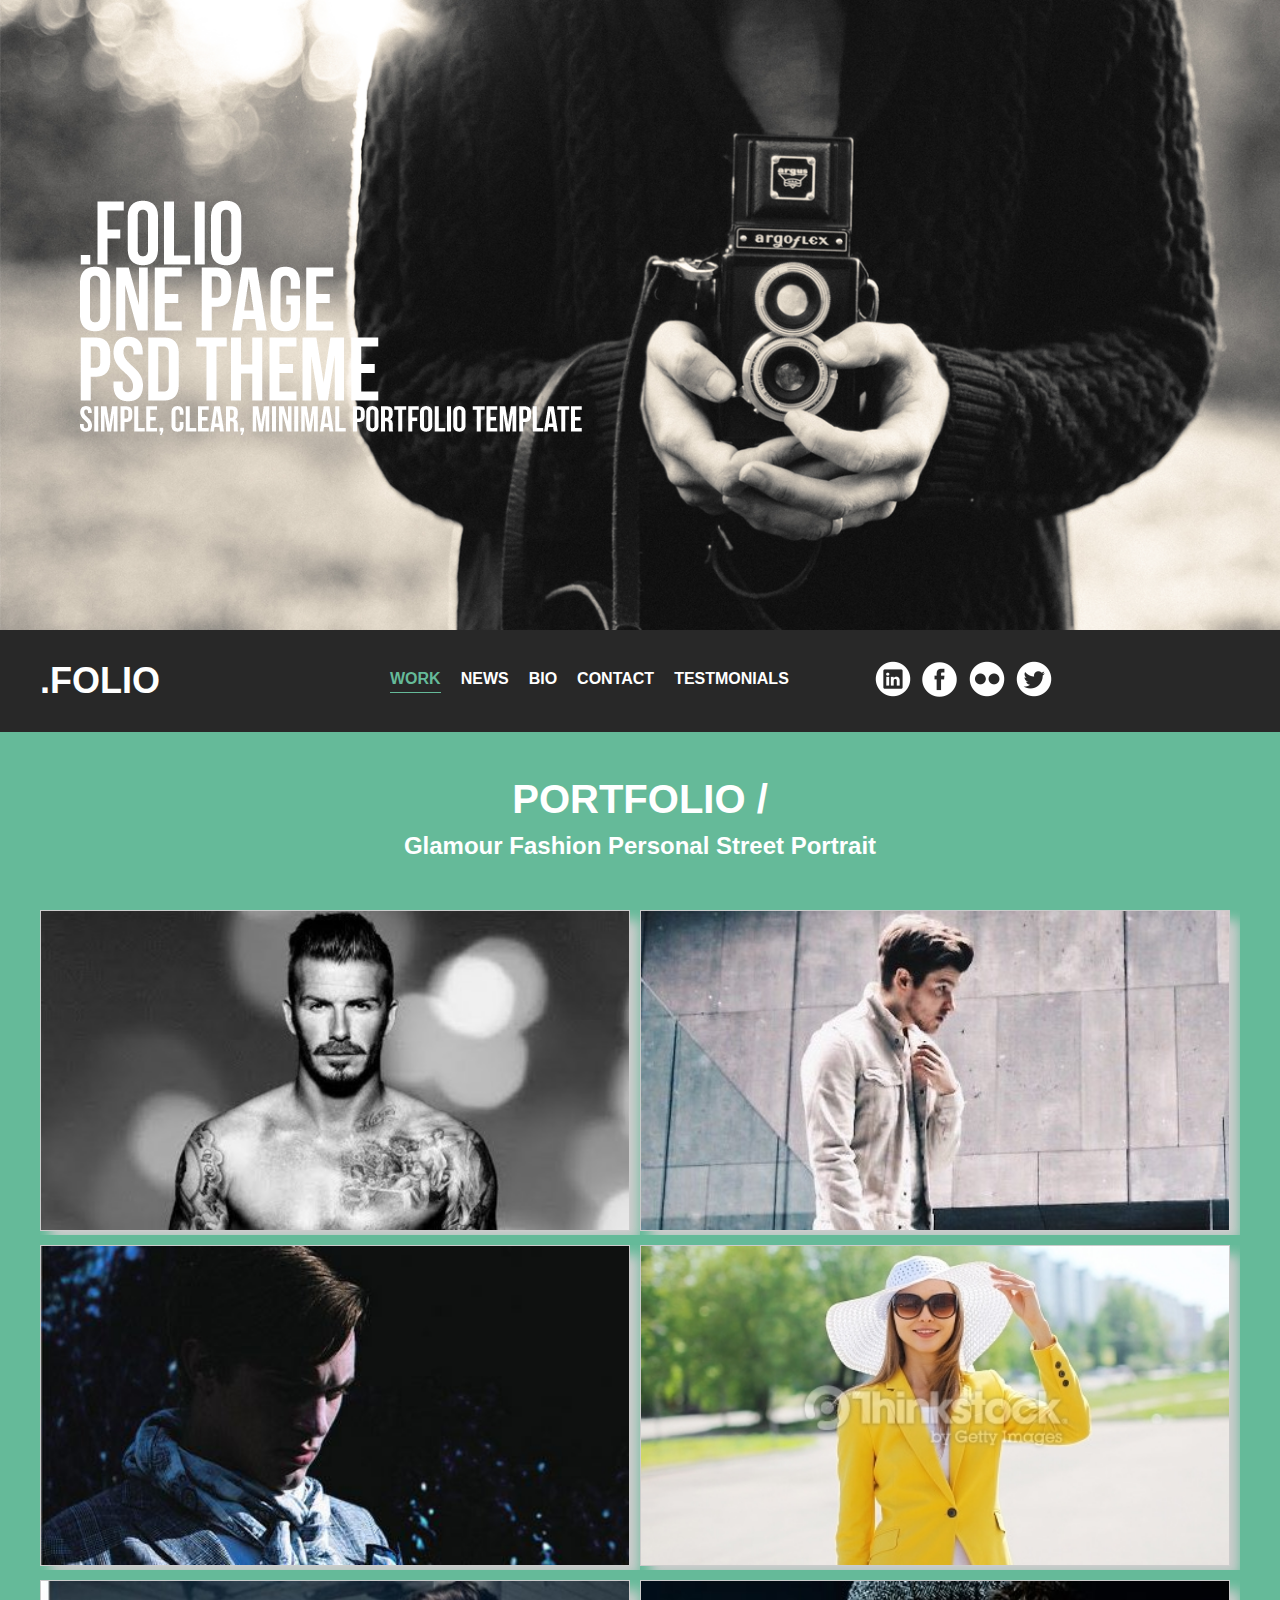
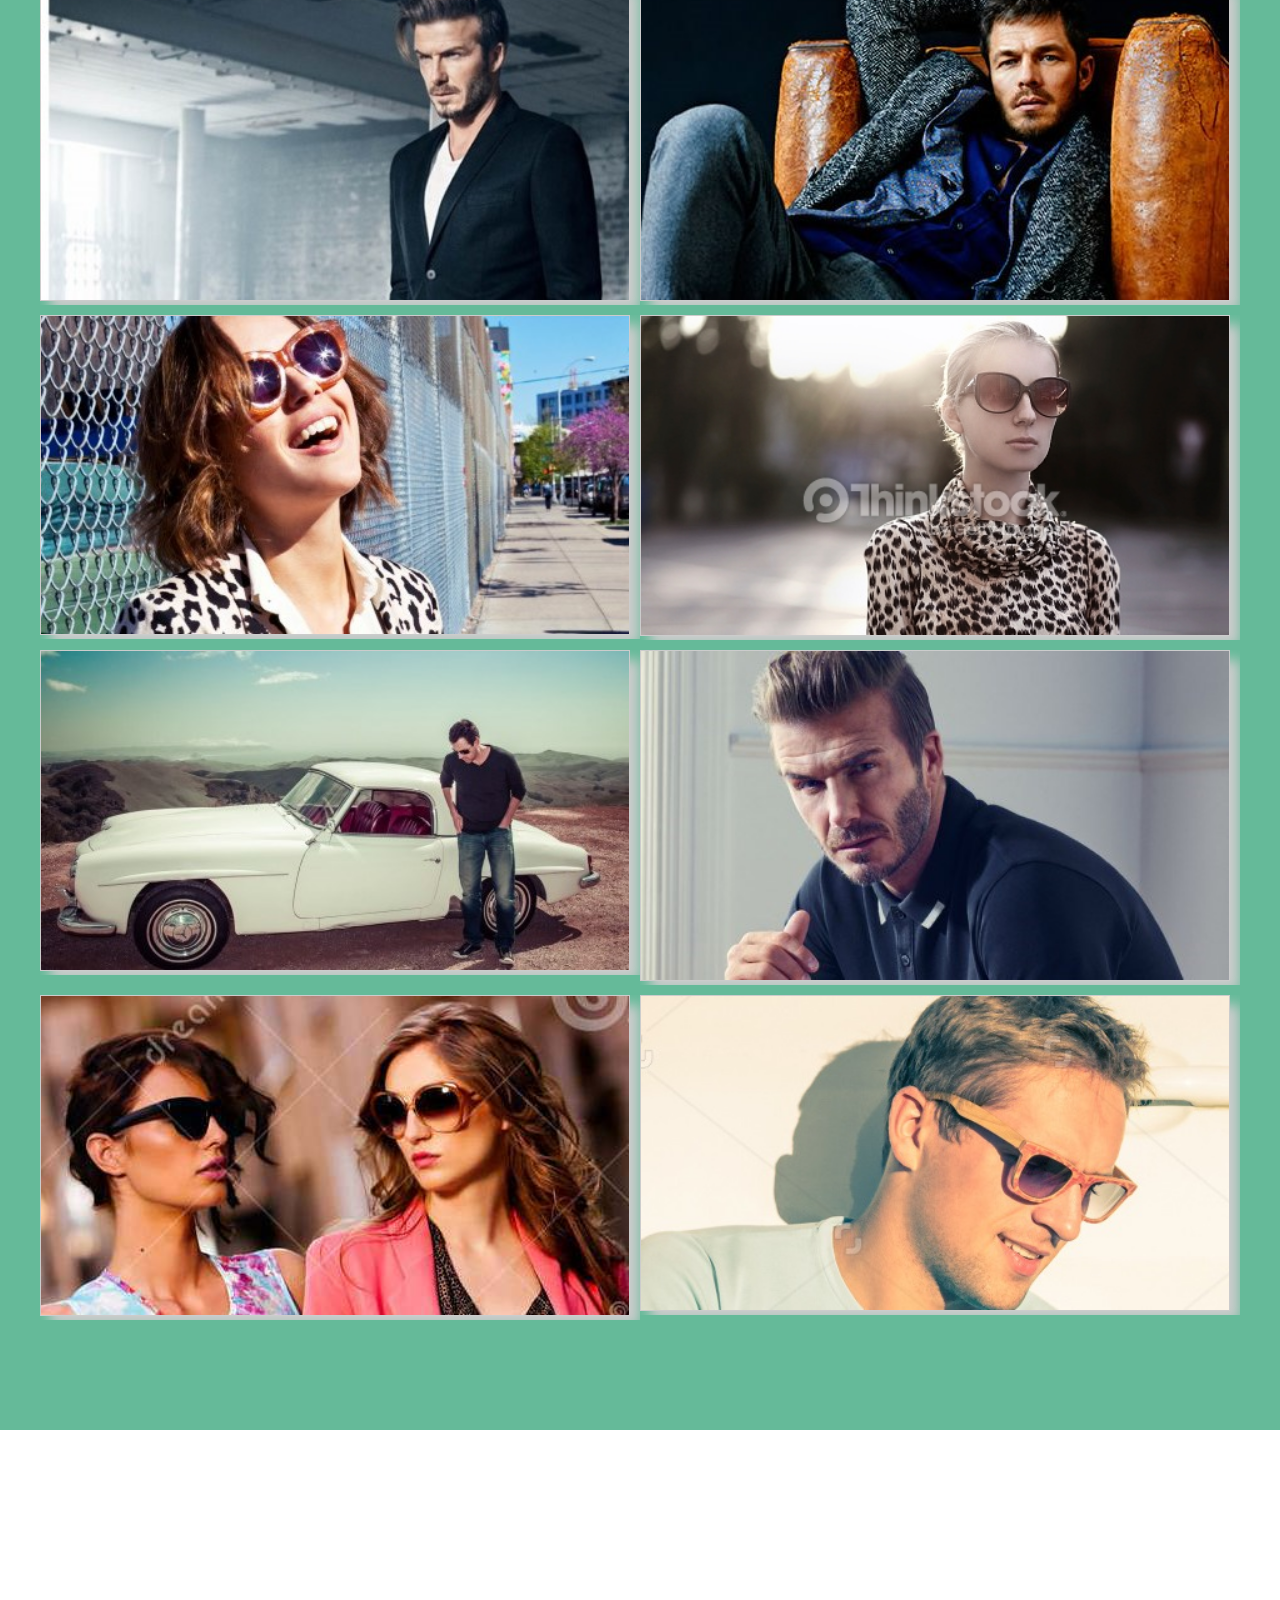
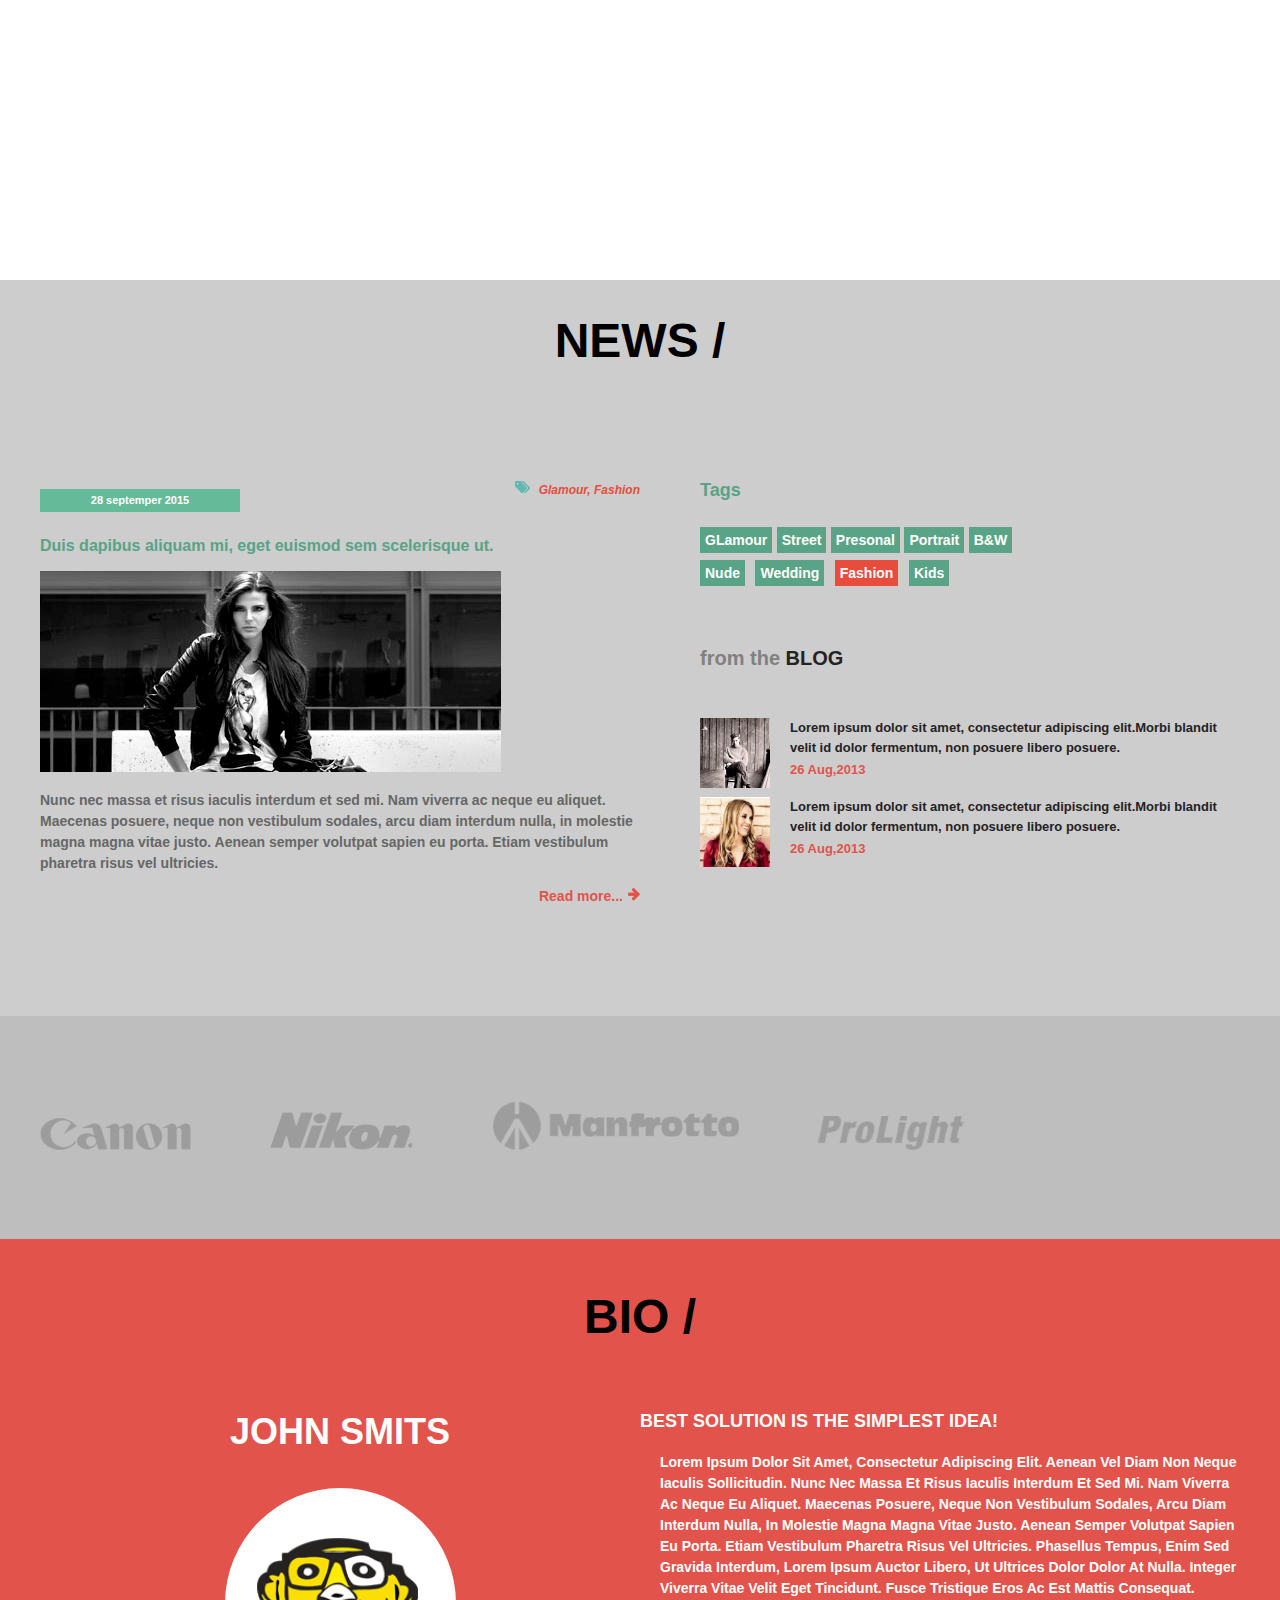
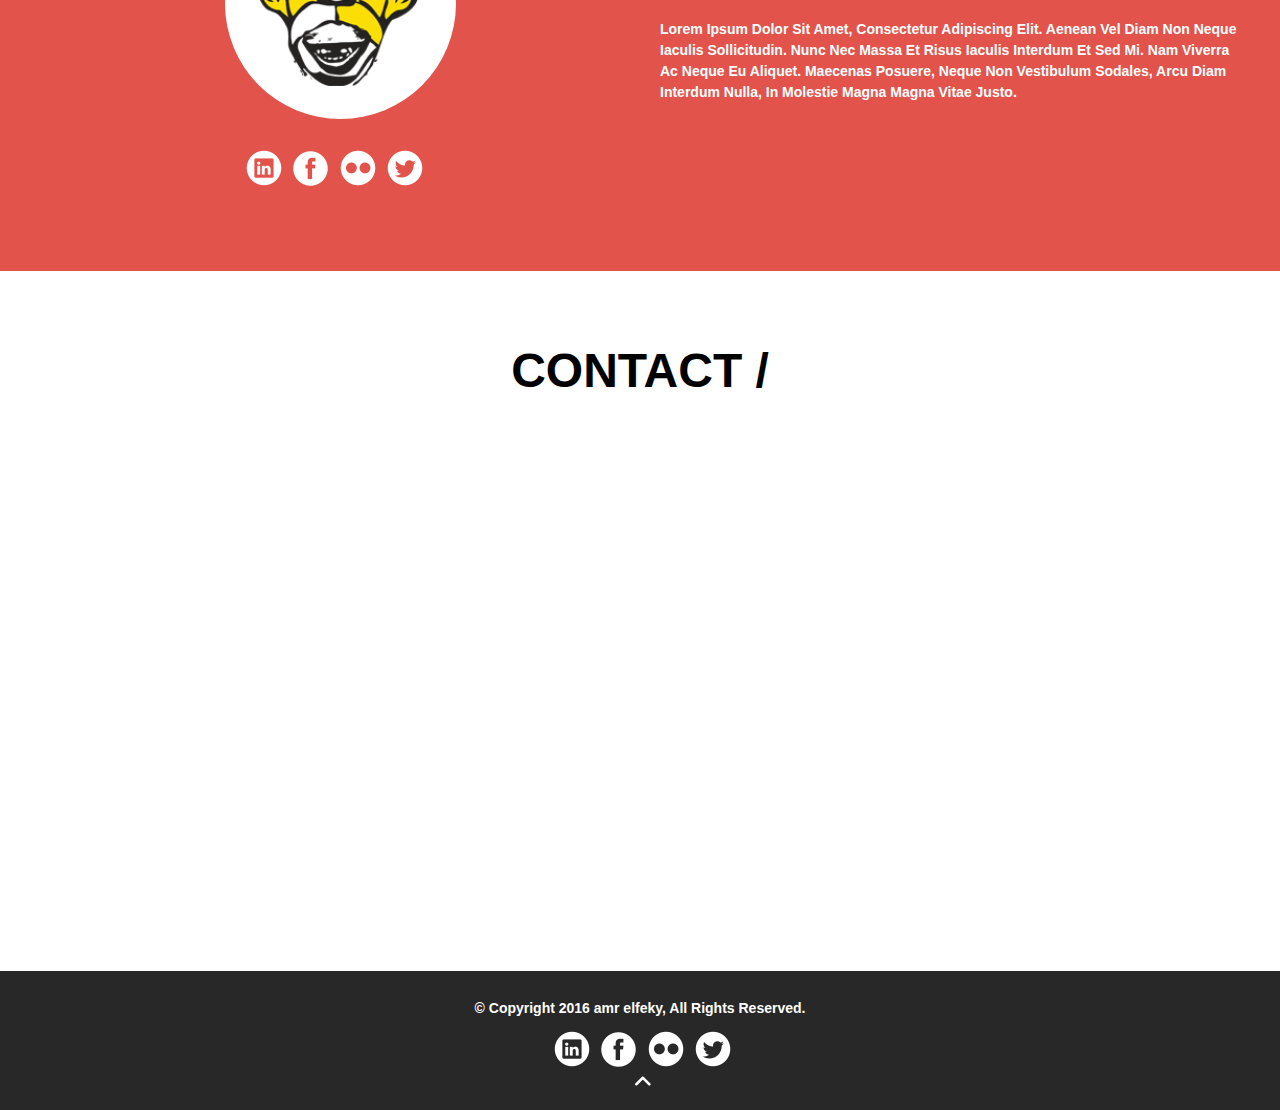
<file: project/index.html>
<!doctype html>
<html>
<head>
<meta charset="utf-8">
<title>FOLIO</title>
<link rel="stylesheet" type="text/css" href="css/normalize.css">
<link rel="stylesheet" type="text/css" href="css/style.css">
<link rel="stylesheet" type="text/css" href="css/animate.min.css">
<link rel="stylesheet" type="text/css" href="css/hover.css.css">
<script src="js/jquery-1.11.3.js"></script>

</head>

<body>
 <!--start header -->

 <div class="header">
 	<div class="slider">
    	<div class="container">
        	<div class="intro animated fadeInDown">
	
				<img src="images/FOLIO.png" class="hvr-shadow">
    			<img src="images/ONEPAGE.png">
				<img src="images/PSDTHEME.png">
                <img src="images/Simpleclearminimalpo.png">
           
                
            </div>
           
        </div>
    </div>
    <div class="navbar">
    	<div class="container">
            <div class="logo">
                <h1>.FOLIO</h1>
            </div>
            <ul class="link">
            	<li class="active"><a href="#">WORK</a></li>
                <li><a href="#" data-value="new">NEWS</a></li>
                <li><a href="#" data-value="bios">BIO</a></li>
                <li><a href="#" data-value="cont">CONTACT</a></li>
                <li><a href="#" data-value="test">TESTMONIALS</a></li>
            
            </ul>
            <div class="info">
            <img src="images/inicon.png">
            <img src="images/fbicon.png">
            <img src="images/flickricon.png">
            <img src="images/twicon.png">
            </div>
        </div>
    </div>
 </div>
 <!--end header -->
 

 
 <!--start porftolio -->
   <div class="portfolio">
   		<div class="container">
        	<div class="animated bounceInLeft" style="animation-duration:1.5s">
                <h2>PORTFOLIO /</h2>
                <p>Glamour  fashion  personal  street  portrait</p>
            </div>
             <div class="our-work animated bounceInRight" style="animation-duration:1.5s">
             	<div class="box moments-bottom">
                  <a class="b-link-stripe b-animate-go" href="#">
                  <img src="images/img1.jpg "class="img-responsive" alt="">
                            <div class="b-wrapper">
                                <span class="b-animate b-from-left b-delay03 ">
                                    <h1 class="img-responsive">lorem ipsum</h1>
                                </span>					
                      			</div>
                    </a>				
                </div>
             	<div class="box moments-bottom">
              <a class="b-link-stripe b-animate-go" href="#">
              <img src="images/img3.jpg "class="img-responsive" alt="">
						<div class="b-wrapper">
							<span class="b-animate b-from-left b-delay03 ">
                                    <h1 class="img-responsive">lorem ipsum</h1>
							</span>					
						</div>
					</a>				
                </div>
             	<div class="box moments-bottom">
              <a class="b-link-stripe b-animate-go" href="images/img5.jpg">
              <img src="images/img5.jpg "class="img-responsive" alt="">
						<div class="b-wrapper">
							<span class="b-animate b-from-left b-delay03 ">
                                    <h1 class="img-responsive">lorem ipsum</h1>
							</span>					
						</div>
					</a>				
                </div>
             	<div class="box moments-bottom">
              <a class="b-link-stripe b-animate-go" href="#">
              <img src="images/img7 (2).jpg "class="img-responsive" alt="">
						<div class="b-wrapper">
							<span class="b-animate b-from-left b-delay03 ">
                                    <h1 class="img-responsive">lorem ipsum</h1>
							</span>					
						</div>
					</a>				
                </div>
             	<div class="box moments-bottom">
              <a class="b-link-stripe b-animate-go" href="#">
              <img src="images/img9.jpg "class="img-responsive" alt="">
						<div class="b-wrapper">
							<span class="b-animate b-from-left b-delay03 ">
                                    <h1 class="img-responsive">lorem ipsum</h1>
							</span>					
						</div>
					</a>				
                </div>
             	<div class="box moments-bottom">
              <a class="b-link-stripe b-animate-go" href="#">
              <img src="images/img11.jpg "class="img-responsive" alt="">
						<div class="b-wrapper">
							<span class="b-animate b-from-left b-delay03 ">
                                    <h1 class="img-responsive">lorem ipsum</h1>
							</span>					
						</div>
					</a>				
                </div>
             	<div class="box moments-bottom">
              <a class="b-link-stripe b-animate-go" href="#">
              <img src="images/img (2).jpg "class="img-responsive" alt="">
						<div class="b-wrapper">
							<span class="b-animate b-from-left b-delay03 ">
                                    <h1 class="img-responsive">lorem ipsum</h1>
							</span>					
						</div>
					</a>				
                </div>
             	<div class="box moments-bottom">
              <a class="b-link-stripe b-animate-go" href="#">
              <img src="images/img2 (2).jpg "class="img-responsive" alt="">
						<div class="b-wrapper">
							<span class="b-animate b-from-left b-delay03 ">
                                    <h1 class="img-responsive">lorem ipsum</h1>
							</span>					
						</div>
					</a>				
                </div>
             	<div class="box moments-bottom">
              <a class="b-link-stripe b-animate-go" href="#">
              <img src="images/img4.jpg "class="img-responsive" alt="">
						<div class="b-wrapper">
							<span class="b-animate b-from-left b-delay03 ">
                                    <h1 class="img-responsive">lorem ipsum</h1>
							</span>					
						</div>
					</a>				
                </div>
             	<div class="box moments-bottom">
              <a class="b-link-stripe b-animate-go" href="#">
              <img src="images/img6.jpg "class="img-responsive" alt="">
						<div class="b-wrapper">
							<span class="b-animate b-from-left b-delay03 ">
                                    <h1 class="img-responsive">lorem ipsum</h1>
							</span>					
						</div>
					</a>				
                </div>
             	<div class="box moments-bottom">
              <a class="b-link-stripe b-animate-go" href="#">
              <img src="images/img8.jpg "class="img-responsive" alt="">
						<div class="b-wrapper">
							<span class="b-animate b-from-left b-delay03 ">
                                    <h1 class="img-responsive">lorem ipsum</h1>
							</span>					
						</div>
					</a>				
                </div>
             	<div class="box moments-bottom">
              <a class="b-link-stripe b-animate-go"href="#">
              <img src="images/img10.jpg"class="img-responsive" alt="">
						<div class="b-wrapper">
							<span class="b-animate b-from-left b-delay03 ">
                                    <h1 class="img-responsive">lorem ipsum</h1>
							</span>					
						</div>
					</a>				
                </div>

        	</div>
            
        </div>
   
   </div>
   <!--end porftolio -->
   
   <!-- start testmonilas-->
   <div class="testmonilas" id="test">
   		<div class="container">
        	<q>
            
          	Lorem ipsum dolor sit amet, consectetur adipiscing elit. 
			   Aenean vel diam non neque iaculis sollicitudin. 
                      
             </q>
             <h2>- lorem ipsum -</h2>
        </div>
   </div>
   
   <!--end testmonilas-->
   <!--start news -->
   <div class="news" id="new">
   		<div class="container">
        	<h1>NEWS /</h1>
            <div class="fashion">
            	<div class="date">
            	<h2>28 septemper 2015</h2>
                </div>
                <div class="tag">
                	<img src="images/tagicon.png">
                	<span>Glamour, Fashion</span>
            	</div>
                <div class="clearfix"></div>
                <div class="info">
                   <p>Duis dapibus aliquam mi, eget euismod sem scelerisque ut.</p>
                    <img src="images/street-fashion.jbg.jpg">
                   <p>
                    Nunc nec massa et risus iaculis interdum et sed mi. Nam viverra 
                    ac neque eu aliquet. Maecenas posuere, neque non vestibulum 
                    sodales, arcu diam interdum nulla, in molestie magna magna vitae 
                    justo. Aenean semper volutpat sapien eu porta. Etiam vestibulum 
                    pharetra risus vel ultricies.
                    </p>
                    <div class="read">
                    <img src="images/arrow.png">
                    <h2>Read more...</h2>
                    </div>
                    <div class="infos">
                       <p>
                            Nunc nec massa et risus iaculis interdum et sed mi. Nam viverra 
                            ac neque eu aliquet. Maecenas posuere, neque non vestibulum 
                            sodales, arcu diam interdum nulla, in molestie magna magna vitae 
                            justo. Aenean semper volutpat sapien eu porta. Etiam vestibulum 
                            pharetra risus vel ultricies.
                        </p>
                    
                    </div>
               </div>                
            
            </div>
            <div class="tags">
            	<div class="my-tags">
                    <h2>Tags</h2>
                    <span>GLamour</span>
                    <span>street</span>
                    <span>presonal</span>
                    <span>portrait</span>
                    <span>B&W </span>
                </div>
                <div class="my-work">
                	<span>Nude</span>
                    <span>Wedding</span>
                	<span class="red">fashion</span>
                    <span>kids</span>
                </div>
                 <div class="blog">
                	<h2><span>from the </span> BLOG</h2>

                	<div class="my-blogs">
                    	<div class="image">
                    		<img src="images/download.jpg">
                        </div>
                        <div class="text">
                            <p>
                            Lorem ipsum dolor sit amet, consectetur adipiscing elit.Morbi blandit velit id dolor fermentum, 				                                   non posuere libero posuere.
                            </p>
                            <h2>26 Aug,2013</h2>
                        </div>
                    </div>
                	<div class="my-blogs">
                    	<div class="image">
                    		<img src="images/kristin-luna.png">
                        </div>
                        <div class="text">
                            <p>
                            Lorem ipsum dolor sit amet, consectetur adipiscing elit.Morbi blandit velit id dolor fermentum, 				                                   non posuere libero posuere.
                            </p>
                            <h2>26 Aug,2013</h2>
                        </div>
                    </div>
                </div>
                
            </div>
        </div>
   
   </div>
   
   
   <!--end news -->
  <!--start sponsor -->
  <div class="sponsor">
  	<div class="container">
    	<div class="my-sponsor">
        	<img src="images/canonlogo.png">
        	<img src="images/nikonlogo.png">
        	<img src="images/manfrottologo.png">
        	<img src="images/prolightlogo.png">
        </div>
    </div>
  
  
  </div>
  
  <!--end sponsor-->
  <!--start Bio -->
  <div id="bios" class="Bio" id="bios">
  	<div class="container">
    	<h1>BIO /</h1>
        <div class="social">
        	<h2>John Smits</h2>
            <div class="avatar">
            	<img src="images/avatar.png">
            
            </div>
            <div class="my-social">
            <img src="images/inicon.png">
            <img src="images/fbicon.png">
            <img src="images/flickricon.png">
            <img src="images/twicon.png">

            
            </div>
        
        </div>
        <div class="my-bio">
        	<h2>Best Solution is the simplest IDEA!</h2>
            <p>
                Lorem ipsum dolor sit amet, consectetur adipiscing elit. Aenean vel 
                diam non neque iaculis sollicitudin. Nunc nec massa et risus 
                iaculis interdum et sed mi. Nam viverra ac neque eu aliquet. 
                Maecenas posuere, neque non vestibulum sodales, arcu diam 
                interdum nulla, in molestie magna magna vitae justo. Aenean 
                semper volutpat sapien eu porta. Etiam vestibulum pharetra 
                risus vel ultricies. Phasellus tempus, enim sed gravida interdum, 
                lorem ipsum auctor libero, ut ultrices dolor dolor at nulla. 
                Integer viverra vitae velit eget tincidunt. Fusce tristique eros ac 
                est mattis consequat.
            
            </p>
            <p>
             lorem ipsum dolor sit amet, consectetur adipiscing elit. Aenean vel 
            diam non neque iaculis sollicitudin. Nunc nec massa et risus 
            iaculis interdum et sed mi. Nam viverra ac neque eu aliquet. 
            Maecenas posuere, neque non vestibulum sodales, arcu diam 
            interdum nulla, in molestie magna magna vitae justo. 
            </p>
        </div>
    
    </div>
  
  </div>
  
   <!--end Bio -->
   <!--start contact-->
   <div class="contact" id="cont">
   		<div class="container">
        	<h1>CONTACT /</h1>
            <h2>+391234567890</h2>
            <div class="button">
            <button>contact@smits.me</button>
        	</div>
            <p>124 Avenue Street, Los angeles,California </p>
        </div>
   </div>
   <!--end contact-->
   <!--start footer-->
   <div class="footer">
   		<div class="container">
   		<p> &copy; Copyright 2016 amr elfeky, All Rights Reserved.</p>
   		    <img src="images/inicon.png">
            <img src="images/fbicon.png">
            <img src="images/flickricon.png">
            <img src="images/twicon.png">
            <div class="top">
            	<img src="images/top.png">
            
            </div>

   </div>
    <!--end footer-->
	<!--arrow-->
       <div id="arow">
    	<img src="images/1455774614_arrow-up.png">
    
   		 </div>
	<!--aroww-->


	<script>
	//scroll top

			$(".top").click(function(){
				$('html, body').animate({scrollTop:0},3000);
				
				});



	</script>
    
	<script>
	// smoth scroll to Div
				$('.link li a').click(function(){
				$('html, body').animate({
					scrollTop: $('#'+ $(this).data('value')).offset().top
				},3000);
				
				});

	</script>
     <script>
	 // scroll
    $(document).ready(function(){
		$(window).scroll(function(){
			if($(window).scrollTop() > 2500)
			{
				$("#arow").fadeIn();
			}
			else
			{
				$("#arow").fadeOut();
			}
			
			
			});
			$("#arow").click(function(){
				$('html, body').animate({scrollTop:0},2000);
				
				});
		
		});
    </script>
       <script>
	   	//read more
       	$(document).ready(function() {
			$('.read').click(function(){
				$('.infos').fadeIn(500),
				$('.read').hide()
				});
        });
       </script>


</body>
</html>
</file>
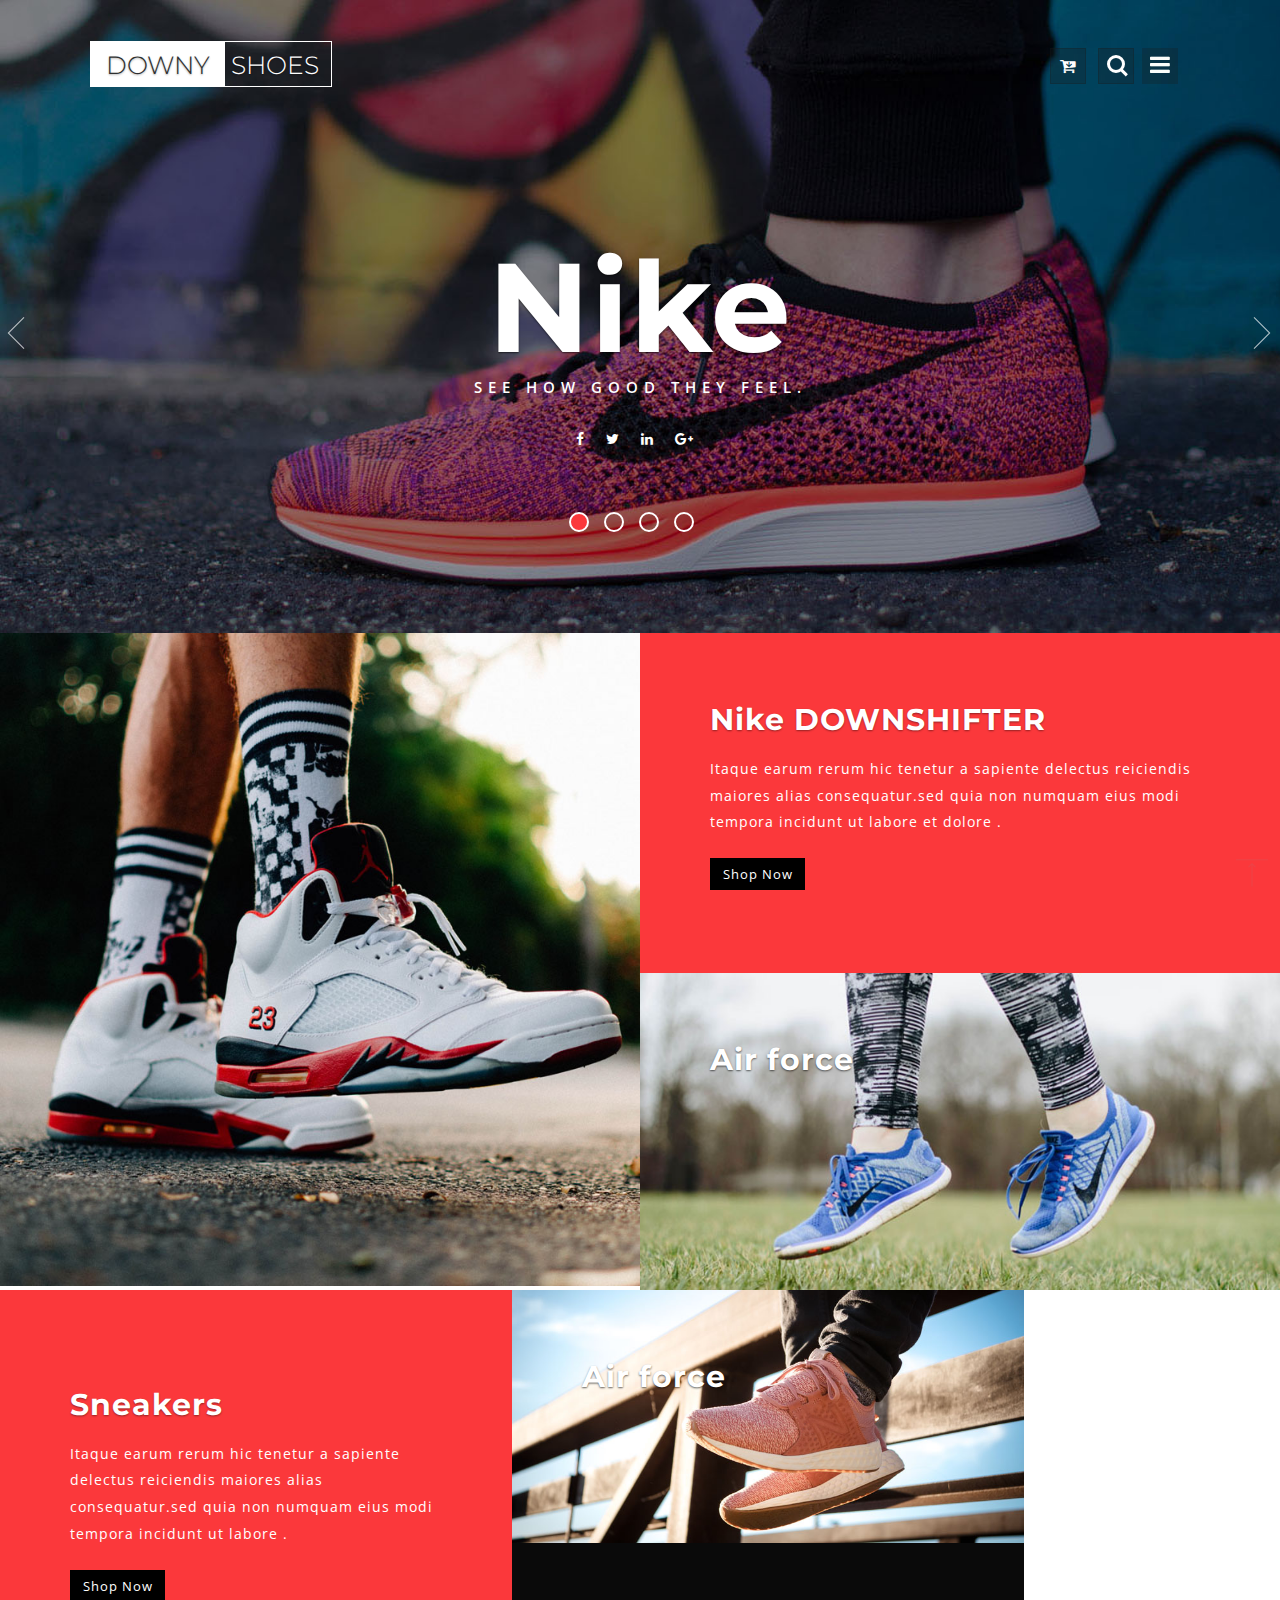
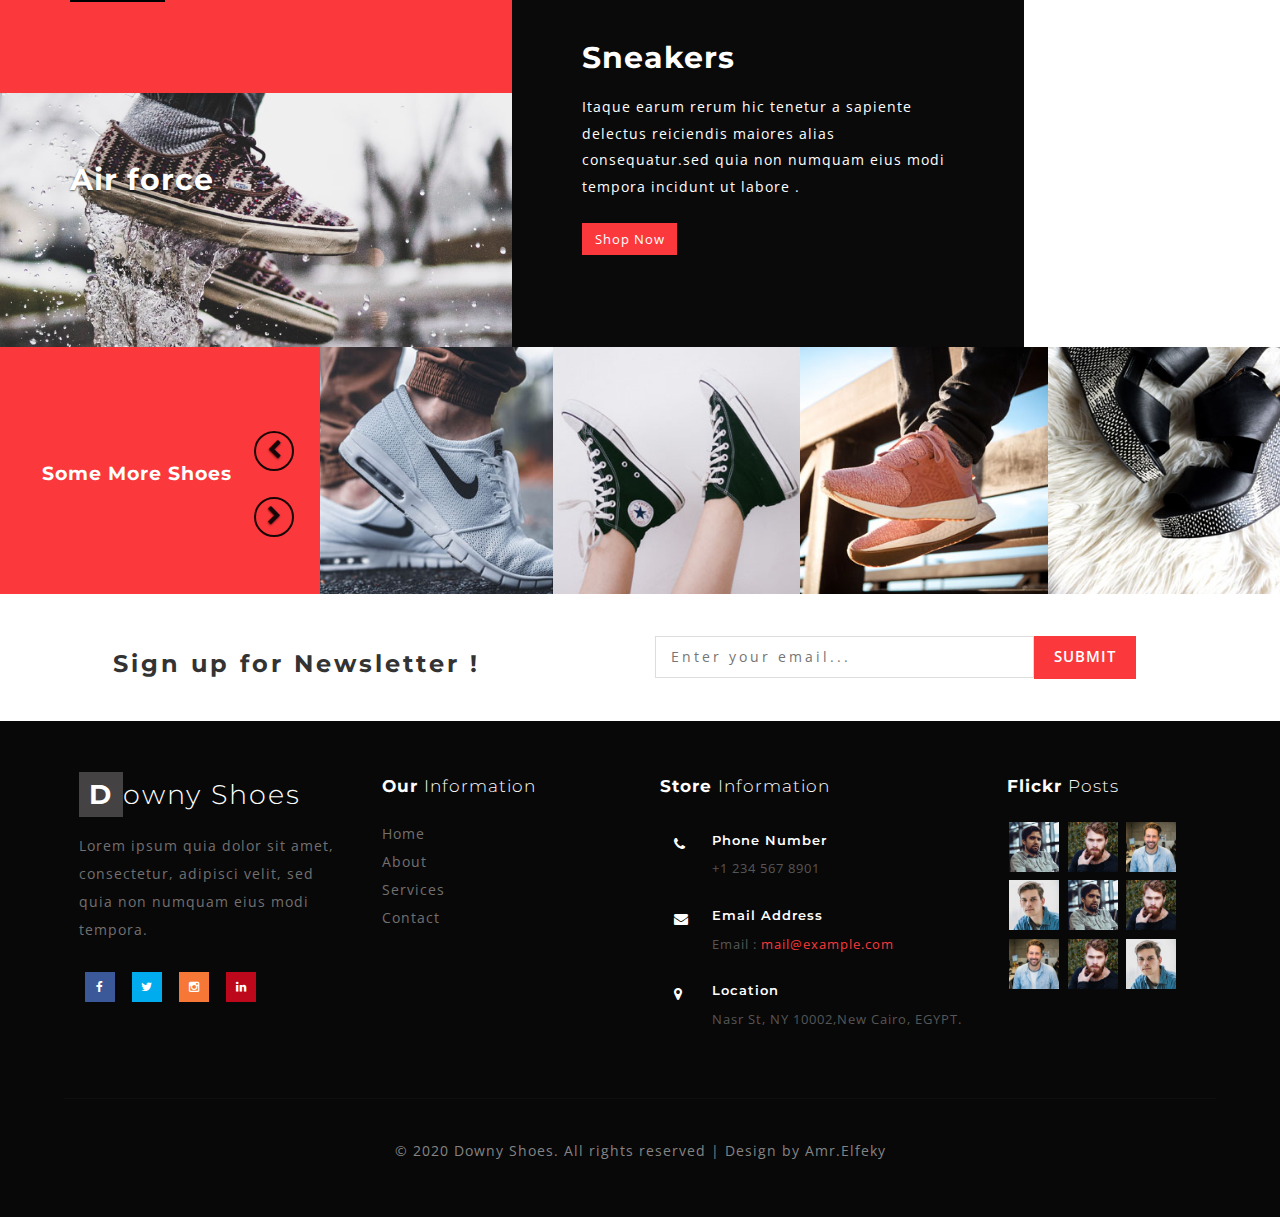
<file: task/index.html>
<!DOCTYPE html>
<html lang="zxx">

<head>
	<title>Downy Shoes </title>
	<!-- custom-theme -->
	<meta name="viewport" content="width=device-width, initial-scale=1">
	<meta http-equiv="Content-Type" content="text/html; charset=utf-8" />
	<meta name="keywords" content="Downy Shoes Responsive web template, Bootstrap Web Templates, Flat Web Templates, Android Compatible web template, 
Smartphone Compatible web template, free webdesigns for Nokia, Samsung, LG, SonyEricsson, Motorola web design" />
	<script type="application/x-javascript">
		addEventListener("load", function () {
			setTimeout(hideURLbar, 0);
		}, false);

		function hideURLbar() {
			window.scrollTo(0, 1);
		}
	</script>
	<!-- //custom-theme -->
	<link href="css/bootstrap.css" rel="stylesheet" type="text/css" media="all" />
	<link rel="stylesheet" href="css/shop.css" type="text/css" media="screen" property="" />
	<link href="css/style7.css" rel="stylesheet" type="text/css" media="all" />
	<link href="css/style.css" rel="stylesheet" type="text/css" media="all" />
	<!-- font-awesome-icons -->
	<link href="css/font-awesome.css" rel="stylesheet">
	<!-- //font-awesome-icons -->
	<link href="//fonts.googleapis.com/css?family=Montserrat:100i,200,200i,300,300i,400,400i,500,500i,600,600i,700,700i,800"
	    rel="stylesheet">
	<link href="//fonts.googleapis.com/css?family=Open+Sans:300,300i,400,400i,600,600i,700,700i,800" rel="stylesheet">
</head>

<body>
	<!-- banner -->
	<div class="banner_top" id="home">
		<div class="wrapper_top">

			<div class="header_agileits">
				<div class="logo">
					<h1><a class="navbar-brand" href="index.html"><span>Downy</span> <i>Shoes</i></a></h1>
				</div>
				<div class="overlay overlay-contentpush">
					<button type="button" class="overlay-close"><i class="fa fa-times" aria-hidden="true"></i></button>

					<nav>
						<ul>
							<li><a href="index.html" class="active">Home</a></li>
							<li><a href="about.html">About</a></li>
							<li><a href="shop.html">Shop Now</a></li>
							<li><a href="contact.html">Contact</a></li>
						</ul>
					</nav>
				</div>
				<div class="mobile-nav-button">
					<button id="trigger-overlay" type="button"><i class="fa fa-bars" aria-hidden="true"></i></button>
				</div>
				<!-- cart details -->
				<div class="top_nav_right">
					<div class="shoecart shoecart2 cart cart box_1">
						<form action="#" method="post" class="last">
							<input type="hidden" name="cmd" value="_cart">
							<input type="hidden" name="display" value="1">
							<button class="top_shoe_cart" type="submit" name="submit" value=""><i class="fa fa-cart-arrow-down" aria-hidden="true"></i></button>
						</form>
					</div>

				</div>
				<!-- //cart details -->
				<!-- search -->
				<div class="search_w3ls_agileinfo">
					<div class="cd-main-header">
						<ul class="cd-header-buttons">
							<li><a class="cd-search-trigger" href="#cd-search"> <span></span></a></li>
						</ul>
					</div>
					<div id="cd-search" class="cd-search">
						<form action="#" method="post">
							<input name="Search" type="search" placeholder="Click enter after typing...">
						</form>
					</div>
				</div>
				<!-- //search -->

				<div class="clearfix"></div>
			</div>
			<!-- /slider -->
			<div class="slider">
				<div class="callbacks_container">
					<ul class="rslides callbacks callbacks1" id="slider4">

						<li>
							<div class="banner-top2">
								<div class="banner-info-wthree">
									<h3>Nike</h3>
									<p>See how good they feel.</p>

								</div>

							</div>
						</li>
						<li>
							<div class="banner-top3">
								<div class="banner-info-wthree">
									<h3>Heels</h3>
									<p>For All Walks of Life.</p>

								</div>

							</div>
						</li>
						<li>
							<div class="banner-top">
								<div class="banner-info-wthree">
									<h3>Sneakers</h3>
									<p>See how good they feel.</p>

								</div>

							</div>
						</li>
						<li>
							<div class="banner-top1">
								<div class="banner-info-wthree">
									<h3>Adidas</h3>
									<p>For All Walks of Life.</p>

								</div>

							</div>
						</li>
					</ul>
				</div>
				<div class="clearfix"> </div>
			</div>
			<!-- //slider -->
			<ul class="top_icons">
				<li><a href="#"><span class="fa fa-facebook" aria-hidden="true"></span></a></li>
				<li><a href="#"><span class="fa fa-twitter" aria-hidden="true"></span></a></li>
				<li><a href="#"><span class="fa fa-linkedin" aria-hidden="true"></span></a></li>
				<li><a href="#"><span class="fa fa-google-plus" aria-hidden="true"></span></a></li>

			</ul>
		</div>
	</div>
	<!-- //banner -->
	<!-- /girds_bottom-->
	<div class="grids_bottom">
		<div class="style-grids">
			<div class="col-md-6 style-grid style-grid-1">
				<img src="images/b1.jpg" alt="shoe">
			</div>
		</div>
		<div class="col-md-6 style-grid style-grid-2">
			<div class="style-image-1_info">
				<div class="style-grid-2-text_info">
					<h3>Nike DOWNSHIFTER</h3>
					<p>Itaque earum rerum hic tenetur a sapiente delectus reiciendis maiores alias consequatur.sed quia non numquam eius modi
						tempora incidunt ut labore et dolore .</p>
					<div class="shop-button">
						<a href="shop.html">Shop Now</a>
					</div>
				</div>
			</div>
			<div class="style-image-2">
				<img src="images/b2.jpg" alt="shoe">
				<div class="style-grid-2-text">
					<h3>Air force</h3>
				</div>
			</div>
		</div>
		<div class="clearfix"></div>
	</div>
	</div>
	<!-- //grids_bottom-->
	<!-- /girds_bottom2-->
	<div class="grids_sec_2">
		<div class="style-grids_main">
			<div class="col-md-6 grids_sec_2_left">
				<div class="grid_sec_info">
					<div class="style-grid-2-text_info">
						<h3>Sneakers</h3>
						<p>Itaque earum rerum hic tenetur a sapiente delectus reiciendis maiores alias consequatur.sed quia non numquam eius modi
							tempora incidunt ut labore .</p>
						<div class="shop-button">
							<a href="shop.html">Shop Now</a>
						</div>
					</div>
				</div>
				<div class="style-image-2">
					<img src="images/b4.jpg" alt="shoe">
					<div class="style-grid-2-text">
						<h3>Air force</h3>
					</div>
				</div>
			</div>
			<div class="col-md-6 grids_sec_2_left">

				<div class="style-image-2">
					<img src="images/b3.jpg" alt="shoe">
					<div class="style-grid-2-text">
						<h3>Air force</h3>
					</div>
				</div>
				<div class="grid_sec_info last">
					<div class="style-grid-2-text_info">
						<h3>Sneakers</h3>
						<p>Itaque earum rerum hic tenetur a sapiente delectus reiciendis maiores alias consequatur.sed quia non numquam eius modi
							tempora incidunt ut labore .</p>
						<div class="shop-button two">
							<a href="shop.html">Shop Now</a>
						</div>
					</div>
				</div>
			</div>
			<div class="clearfix"></div>
		</div>
	</div>
	<!-- //grids_bottom2-->
	<!-- /Properties -->
	<div class="mid_slider_w3lsagile">
		<div class="col-md-3 mid_slider_text">
			<h5>Some More Shoes</h5>
		</div>
		<div class="col-md-9 mid_slider_info">
			<div id="myCarousel" class="carousel slide" data-ride="carousel">
				<!-- Indicators -->
				<ol class="carousel-indicators">
					<li data-target="#myCarousel" data-slide-to="0" class="active"></li>
					<li data-target="#myCarousel" data-slide-to="1" class=""></li>
					<li data-target="#myCarousel" data-slide-to="2" class=""></li>
					<li data-target="#myCarousel" data-slide-to="3" class=""></li>
				</ol>
				<div class="carousel-inner" role="listbox">
					<div class="item active">
						<div class="row">
							<div class="col-md-3 col-sm-3 col-xs-3 slidering">
								<div class="thumbnail"><img src="images/g1.jpg" alt="Image" style="max-width:100%;"></div>
							</div>
							<div class="col-md-3 col-sm-3 col-xs-3 slidering">
								<div class="thumbnail"><img src="images/g2.jpg" alt="Image" style="max-width:100%;"></div>
							</div>
							<div class="col-md-3 col-sm-3 col-xs-3 slidering">
								<div class="thumbnail"><img src="images/g3.jpg" alt="Image" style="max-width:100%;"></div>
							</div>
							<div class="col-md-3 col-sm-3 col-xs-3 slidering">
								<div class="thumbnail"><img src="images/g4.jpg" alt="Image" style="max-width:100%;"></div>
							</div>
						</div>
					</div>
					<div class="item">
						<div class="row">
							<div class="col-md-3 col-sm-3 col-xs-3 slidering">
								<div class="thumbnail"><img src="images/g5.jpg" alt="Image" style="max-width:100%;"></div>
							</div>
							<div class="col-md-3 col-sm-3 col-xs-3 slidering">
								<div class="thumbnail"><img src="images/g6.jpg" alt="Image" style="max-width:100%;"></div>
							</div>
							<div class="col-md-3 col-sm-3 col-xs-3 slidering">
								<div class="thumbnail"><img src="images/g2.jpg" alt="Image" style="max-width:100%;"></div>
							</div>
							<div class="col-md-3 col-sm-3 col-xs-3 slidering">
								<div class="thumbnail"><img src="images/g1.jpg" alt="Image" style="max-width:100%;"></div>
							</div>
						</div>
					</div>
					<div class="item">
						<div class="row">
							<div class="col-md-3 col-sm-3 col-xs-3 slidering">
								<div class="thumbnail"><img src="images/g1.jpg" alt="Image" style="max-width:100%;"></div>
							</div>
							<div class="col-md-3 col-sm-3 col-xs-3 slidering">
								<div class="thumbnail"><img src="images/g2.jpg" alt="Image" style="max-width:100%;"></div>
							</div>
							<div class="col-md-3 col-sm-3 col-xs-3 slidering">
								<div class="thumbnail"><img src="images/g3.jpg" alt="Image" style="max-width:100%;"></div>
							</div>
							<div class="col-md-3 col-sm-3 col-xs-3 slidering">
								<div class="thumbnail"><img src="images/g4.jpg" alt="Image" style="max-width:100%;"></div>
							</div>
						</div>
					</div>
					<div class="item">
						<div class="row">
							<div class="col-md-3 col-sm-3 col-xs-3 slidering">
								<div class="thumbnail"><img src="images/g1.jpg" alt="Image" style="max-width:100%;"></div>
							</div>
							<div class="col-md-3 col-sm-3 col-xs-3 slidering">
								<div class="thumbnail"><img src="images/g2.jpg" alt="Image" style="max-width:100%;"></div>
							</div>
							<div class="col-md-3 col-sm-3 col-xs-3 slidering">
								<div class="thumbnail"><img src="images/g3.jpg" alt="Image" style="max-width:100%;"></div>
							</div>
							<div class="col-md-3 col-sm-3 col-xs-3 slidering">
								<div class="thumbnail"><img src="images/g4.jpg" alt="Image" style="max-width:100%;"></div>
							</div>
						</div>
					</div>
				</div>
				<a class="left carousel-control" href="#myCarousel" role="button" data-slide="prev">
			<span class="fa fa-chevron-left" aria-hidden="true"></span>
			<span class="sr-only">Previous</span>
		</a>
				<a class="right carousel-control" href="#myCarousel" role="button" data-slide="next">
			<span class="fa fa-chevron-right" aria-hidden="true"></span>
			<span class="sr-only">Next</span>
		</a>
				<!-- The Modal -->

			</div>
		</div>

		<div class="clearfix"> </div>
	</div>
	<!--//banner -->

	<!-- /newsletter-->
	<div class="newsletter_w3layouts_agile">
		<div class="col-sm-6 newsleft">
			<h3>Sign up for Newsletter !</h3>
		</div>
		<div class="col-sm-6 newsright">
			<form action="#" method="post">
				<input type="email" placeholder="Enter your email..." name="email" required>
				<input type="submit" value="Submit">
			</form>
		</div>

		<div class="clearfix"></div>
	</div>
	<!-- //newsletter-->
	<!-- footer -->
	<div class="footer_agileinfo_w3">
		<div class="footer_inner_info_w3ls_agileits">
			<div class="col-md-3 footer-left">
				<h2><a href="index.html"><span>D</span>owny Shoes </a></h2>
				<p>Lorem ipsum quia dolor sit amet, consectetur, adipisci velit, sed quia non numquam eius modi tempora.</p>
				<ul class="social-nav model-3d-0 footer-social social two">
					<li>
						<a href="#" class="facebook">
							<div class="front"><i class="fa fa-facebook" aria-hidden="true"></i></div>
							<div class="back"><i class="fa fa-facebook" aria-hidden="true"></i></div>
						</a>
					</li>
					<li>
						<a href="#" class="twitter">
							<div class="front"><i class="fa fa-twitter" aria-hidden="true"></i></div>
							<div class="back"><i class="fa fa-twitter" aria-hidden="true"></i></div>
						</a>
					</li>
					<li>
						<a href="#" class="instagram">
							<div class="front"><i class="fa fa-instagram" aria-hidden="true"></i></div>
							<div class="back"><i class="fa fa-instagram" aria-hidden="true"></i></div>
						</a>
					</li>
					<li>
						<a href="#" class="pinterest">
							<div class="front"><i class="fa fa-linkedin" aria-hidden="true"></i></div>
							<div class="back"><i class="fa fa-linkedin" aria-hidden="true"></i></div>
						</a>
					</li>
				</ul>
			</div>
			<div class="col-md-9 footer-right">
				<div class="sign-grds">
					<div class="col-md-4 sign-gd">
						<h4>Our <span>Information</span> </h4>
						<ul>
							<li><a href="index.html">Home</a></li>
							<li><a href="about.html">About</a></li>
							<li><a href="404.html">Services</a></li>
							<li><a href="contact.html">Contact</a></li>
						</ul>
					</div>

					<div class="col-md-5 sign-gd-two">
						<h4>Store <span>Information</span></h4>
						<div class="address">
							<div class="address-grid">
								<div class="address-left">
									<i class="fa fa-phone" aria-hidden="true"></i>
								</div>
								<div class="address-right">
									<h6>Phone Number</h6>
									<p>+1 234 567 8901</p>
								</div>
								<div class="clearfix"> </div>
							</div>
							<div class="address-grid">
								<div class="address-left">
									<i class="fa fa-envelope" aria-hidden="true"></i>
								</div>
								<div class="address-right">
									<h6>Email Address</h6>
									<p>Email :<a href="mailto:example@email.com"> mail@example.com</a></p>
								</div>
								<div class="clearfix"> </div>
							</div>
							<div class="address-grid">
								<div class="address-left">
									<i class="fa fa-map-marker" aria-hidden="true"></i>
								</div>
								<div class="address-right">
									<h6>Location</h6>
									<p>Nasr St, NY 10002,New Cairo, EGYPT.

									</p>
								</div>
								<div class="clearfix"> </div>
							</div>
						</div>
					</div>
					<div class="col-md-3 sign-gd flickr-post">
						<h4>Flickr <span>Posts</span></h4>
						<ul>
							<li><a href="single.html"><img src="images/t1.jpg" alt=" " class="img-responsive" /></a></li>
							<li><a href="single.html"><img src="images/t2.jpg" alt=" " class="img-responsive" /></a></li>
							<li><a href="single.html"><img src="images/t3.jpg" alt=" " class="img-responsive" /></a></li>
							<li><a href="single.html"><img src="images/t4.jpg" alt=" " class="img-responsive" /></a></li>
							<li><a href="single.html"><img src="images/t1.jpg" alt=" " class="img-responsive" /></a></li>
							<li><a href="single.html"><img src="images/t2.jpg" alt=" " class="img-responsive" /></a></li>
							<li><a href="single.html"><img src="images/t3.jpg" alt=" " class="img-responsive" /></a></li>
							<li><a href="single.html"><img src="images/t2.jpg" alt=" " class="img-responsive" /></a></li>
							<li><a href="single.html"><img src="images/t4.jpg" alt=" " class="img-responsive" /></a></li>
						</ul>
					</div>
					<div class="clearfix"></div>
				</div>
			</div>
			<div class="clearfix"></div>

			<p class="copy-right-w3ls-agileits">&copy 2020 Downy Shoes. All rights reserved | Design by Amr.Elfeky</p>
		</div>
	</div>
	</div>
	<!-- //footer -->
    <a href="#home" id="toTop" class="scroll" style="display: block;"> <span id="toTopHover" style="opacity: 1;"> </span></a>
	<!-- js -->
	<script type="text/javascript" src="js/jquery-2.1.4.min.js"></script>
	<!-- //js -->
	<!-- /nav -->
	<script src="js/modernizr-2.6.2.min.js"></script>
	<script src="js/classie.js"></script>
	<script src="js/demo1.js"></script>
	<!-- //nav -->
	<!-- cart-js -->
	<script src="js/minicart.js"></script>
	<script>
		shoe.render();

		shoe.cart.on('shoe_checkout', function (evt) {
			var items, len, i;

			if (this.subtotal() > 0) {
				items = this.items();

				for (i = 0, len = items.length; i < len; i++) {}
			}
		});
	</script>
	<!-- //cart-js -->
	<!--search-bar-->
	<script src="js/search.js"></script>
	<!--//search-bar-->
	<script src="js/responsiveslides.min.js"></script>
	<script>
		$(function () {
			$("#slider4").responsiveSlides({
				auto: true,
				pager: true,
				nav: true,
				speed: 1000,
				namespace: "callbacks",
				before: function () {
					$('.events').append("<li>before event fired.</li>");
				},
				after: function () {
					$('.events').append("<li>after event fired.</li>");
				}
			});
		});
	</script>
	<!-- js for portfolio lightbox -->
	<!-- start-smoth-scrolling -->
	<script type="text/javascript" src="js/move-top.js"></script>
	<script type="text/javascript" src="js/easing.js"></script>
	<script type="text/javascript">
		jQuery(document).ready(function ($) {
			$(".scroll").click(function (event) {
				event.preventDefault();
				$('html,body').animate({
					scrollTop: $(this.hash).offset().top
				}, 1000);
			});
		});
	</script>
	<!-- //end-smoth-scrolling -->

	<script type="text/javascript" src="js/bootstrap-3.1.1.min.js"></script>


</body>

</html>
</file>
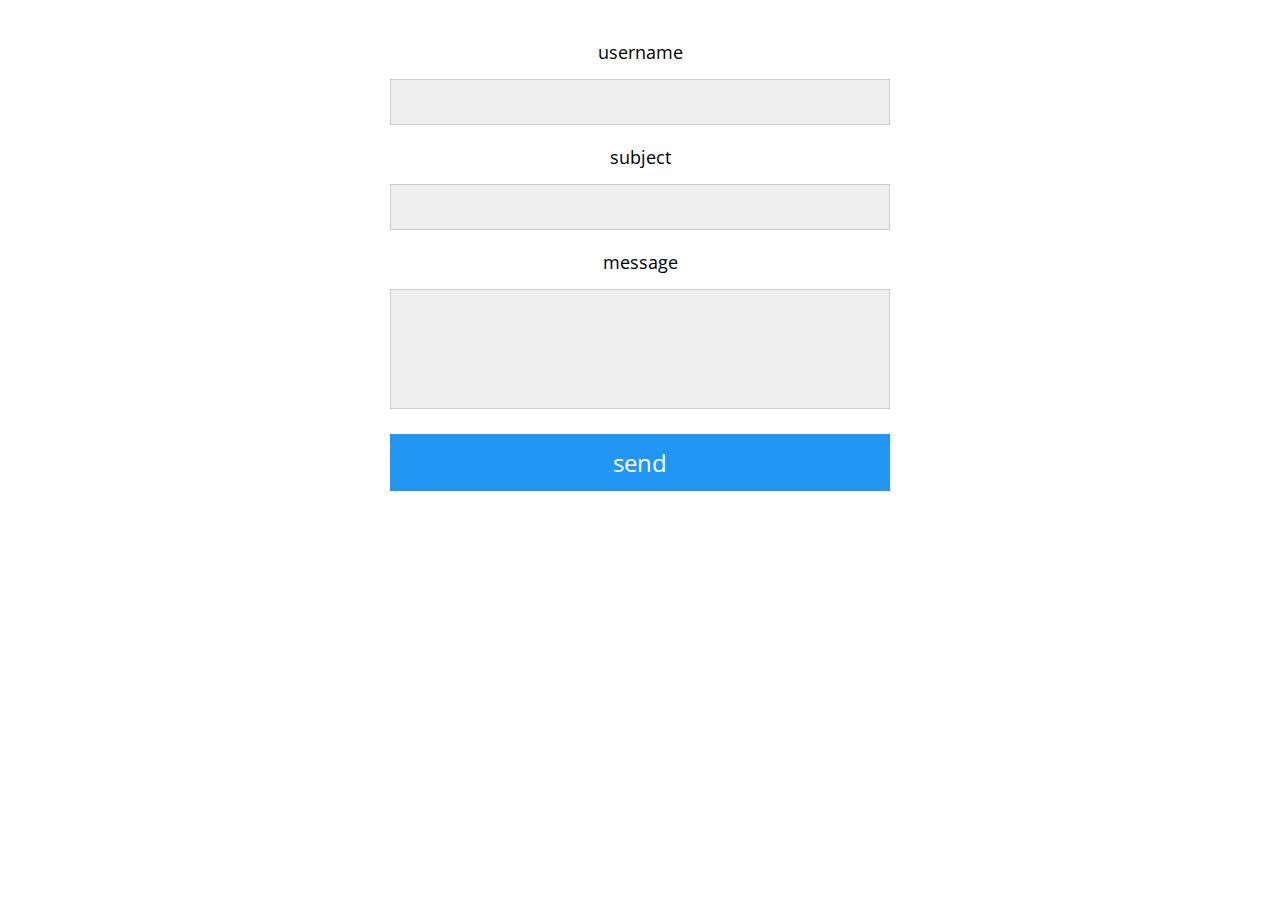
<file: vue.js/index.html>
<!doctype html>
<html>
<head>
<meta charset="utf-8">
<title>We Developer</title>
<link rel="stylesheet" type="text/css" href="css/font-awesome.css">
<link rel="stylesheet" type="text/css" href="css/normalize.css">
<link rel="stylesheet" type="text/css" href="css/style.css">
<link rel="stylesheet" href="https://fonts.googleapis.com/css?family=Open+Sans">
<script src="js/vue.js"></script>

</head>
<body>
		<div id="elzero-app" class="container">
        	<form action="send.html"  method="post" @Submit="validateForm">
            	<div class=" errors-list">
                		<div class="error"  v-for="error in formErrors">{{ error }}</div>
                
                </div>
            	<div class="form-group">
                	<label for="">username</label>
                    <input type="text" name="username" class="form-input" v-model="username">
                </div>
                <div class="form-group">
                	<label for="">subject</label>
                    <input type="text" name="subject" class="form-input" v-model="subject">
                </div>
                 <div class="form-group">
                	<label for="">message</label>
                    <textarea class="form-input" name="message" v-model="message"></textarea>
                </div>
                   <div class="form-group">
                    <input type="submit" class="send-button" value="send">
                </div>
                
                
             </form>
        
        </div>
  <script>
   var app = new Vue({
  el: "#elzero-app",
  data: {
    formErrors: [],
    username: null,
    subject: null,
    message: null,
    maxChars: 10
  },
  methods: {
    validateForm: function(e) {
      this.formErrors = []; // Empty Errors To Start Fresh

      // [1] Check If Username Is Empty
      if (!this.username) {
        this.formErrors.push("Username Cant Be Empty");
      }

      // [2] Check If Subject Is Empty
      if (!this.subject) {
        this.formErrors.push("Subject Cant Be Empty");
      }

      // [3] Check If Message Is Empty
      if (!this.message) {
        this.formErrors.push("Message Cant Be Empty");
      }

      // [4] Check Username Characters Count
      if (this.username && this.username.length > this.maxChars) {
        this.formErrors.push(
          'Username Cant Be More Than ' + this.maxChars +' Characters ');
      }

      // If No Errors Return True
      if (!this.formErrors.length) {
        return true;
      }
      e.preventDefault();
    }
  }
});</script>



</body>
</html>
</file>
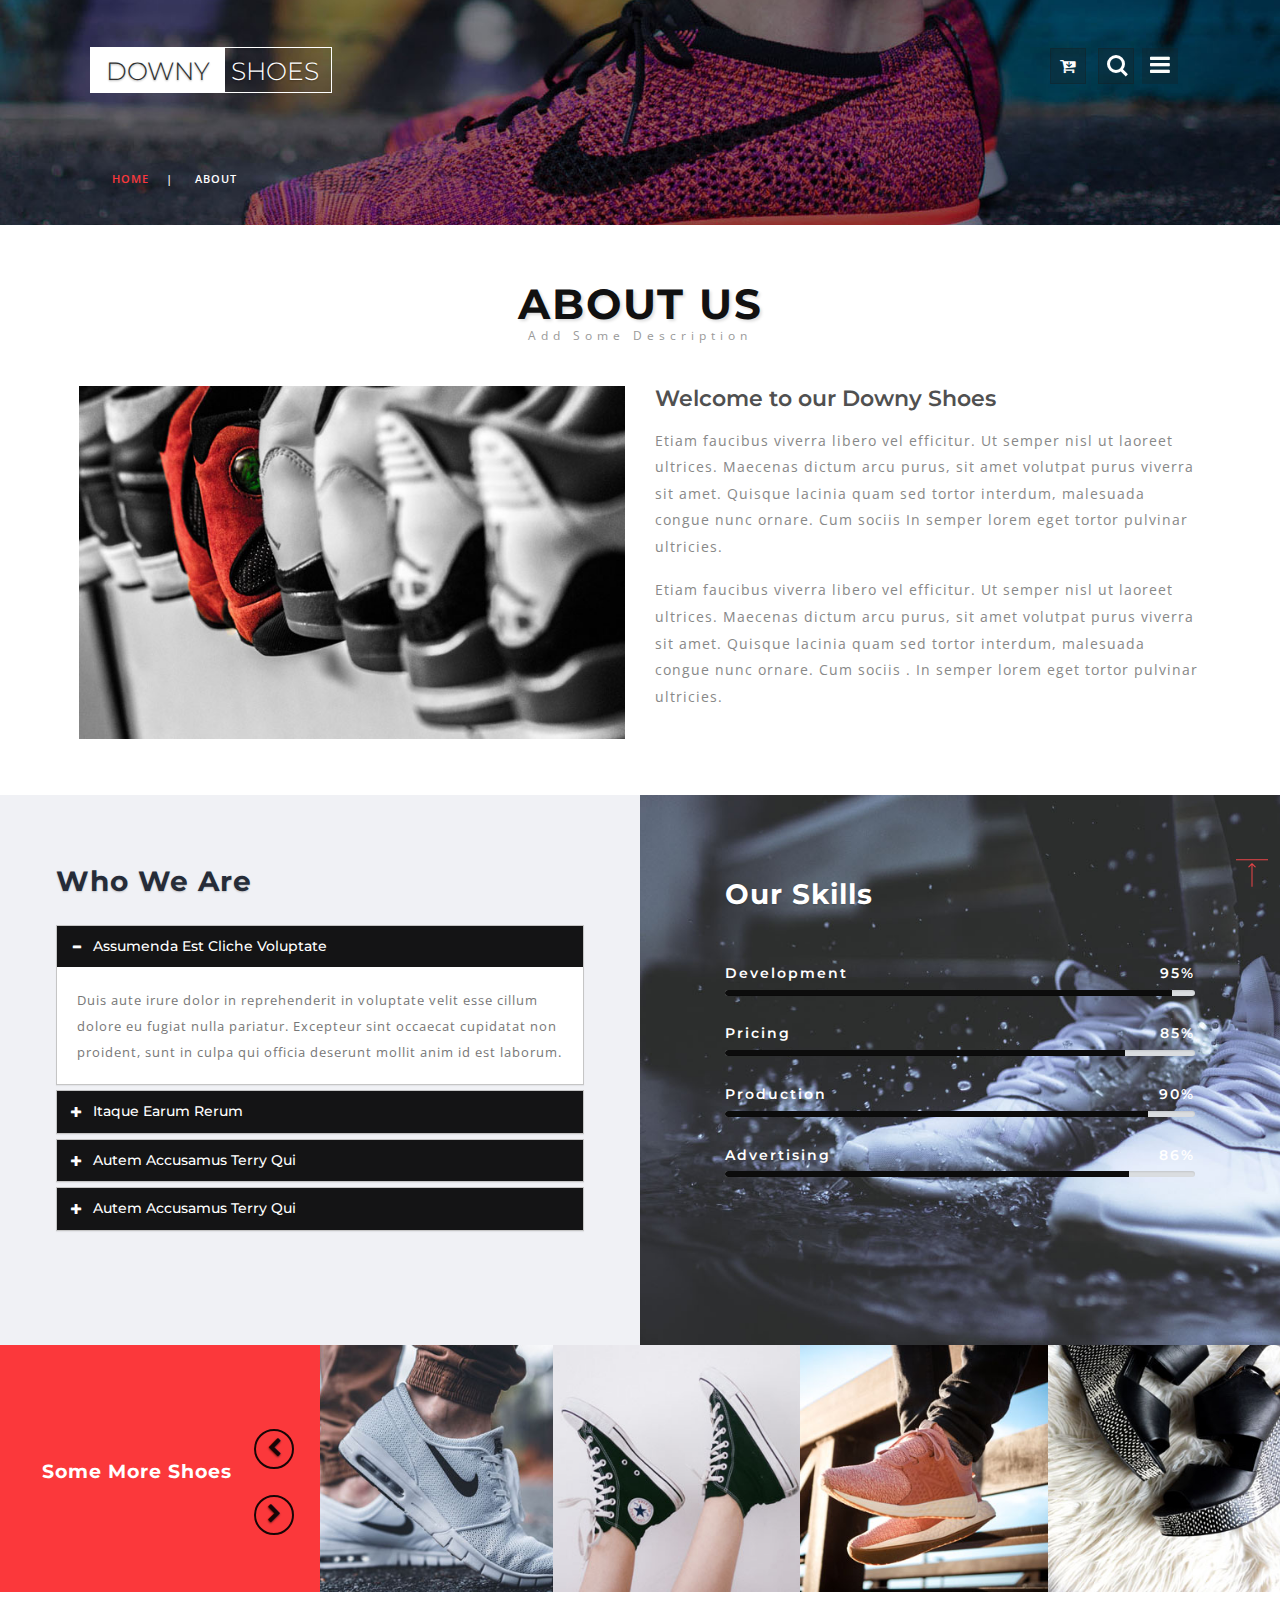
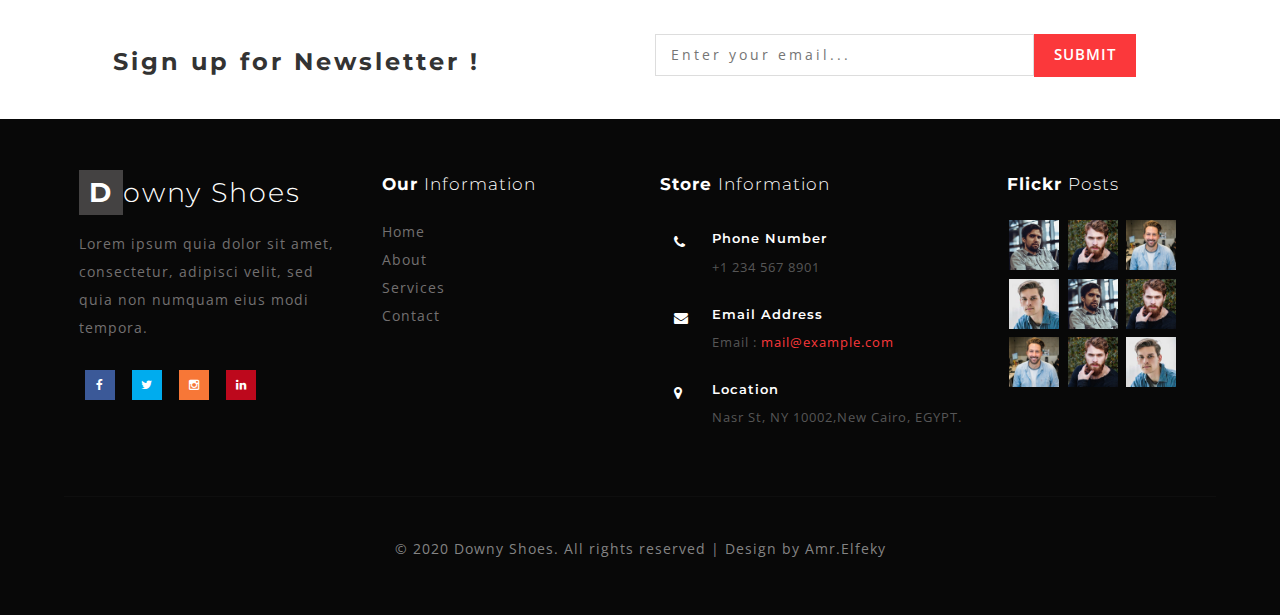
<file: task/about.html>
<!DOCTYPE html>
<html lang="zxx">

<head>
	<title>Downy Shoes </title>
	<meta name="viewport" content="width=device-width, initial-scale=1">
	<meta http-equiv="Content-Type" content="text/html; charset=utf-8" />
	<meta name="keywords" content="Downy Shoes Responsive web template, Bootstrap Web Templates, Flat Web Templates, Android Compatible web template, 
Smartphone Compatible web template, free webdesigns for Nokia, Samsung, LG, SonyEricsson, Motorola web design" />
	<script type="application/x-javascript">
		addEventListener("load", function () {
			setTimeout(hideURLbar, 0);
		}, false);

		function hideURLbar() {
			window.scrollTo(0, 1);
		}
	</script>
	<!-- //custom-theme -->
	<link href="css/bootstrap.css" rel="stylesheet" type="text/css" media="all" />
	<link rel="stylesheet" href="css/about.css" type="text/css" media="screen" property="" />
	<link rel="stylesheet" href="css/shop.css" type="text/css" media="screen" property="" />
	<link href="css/style7.css" rel="stylesheet" type="text/css" media="all" />
	<link href="css/style.css" rel="stylesheet" type="text/css" media="all" />
	<!-- font-awesome-icons -->
	<link href="css/font-awesome.css" rel="stylesheet">
	<!-- //font-awesome-icons -->
	<link href="//fonts.googleapis.com/css?family=Montserrat:100i,200,200i,300,300i,400,400i,500,500i,600,600i,700,700i,800"
	    rel="stylesheet">
	<link href="//fonts.googleapis.com/css?family=Open+Sans:300,300i,400,400i,600,600i,700,700i,800" rel="stylesheet">
</head>

<body>
	<!-- banner -->
<div class="banner_top innerpage" id="home">
		<div class="wrapper_top">
			<div class="header_agileits">
				<div class="logo inner_page_log">
					<h1><a class="navbar-brand" href="index.html"><span>Downy</span> <i>Shoes</i></a></h1>
				</div>
				<div class="overlay overlay-contentpush">
					<button type="button" class="overlay-close"><i class="fa fa-times" aria-hidden="true"></i></button>

					<nav>
						<ul>
							<li><a href="index.html" class="active">Home</a></li>
							<li><a href="about.html">About</a></li>
							<li><a href="shop.html">Shop Now</a></li>
							<li><a href="contact.html">Contact</a></li>
						</ul>
					</nav>
				</div>
				<div class="mobile-nav-button">
					<button id="trigger-overlay" type="button"><i class="fa fa-bars" aria-hidden="true"></i></button>
				</div>
				<!-- cart details -->
				<div class="top_nav_right">
					<div class="shoecart shoecart2 cart cart box_1">
						<form action="#" method="post" class="last">
							<input type="hidden" name="cmd" value="_cart">
							<input type="hidden" name="display" value="1">
							<button class="top_shoe_cart" type="submit" name="submit" value=""><i class="fa fa-cart-arrow-down" aria-hidden="true"></i></button>
						</form>
					</div>
				</div>
			</div>
		</div>
		<!-- //cart details -->
		<!-- search -->
		<div class="search_w3ls_agileinfo">
			<div class="cd-main-header">
				<ul class="cd-header-buttons">
					<li><a class="cd-search-trigger" href="#cd-search"> <span></span></a></li>
				</ul>
			</div>
			<div id="cd-search" class="cd-search">
				<form action="#" method="post">
					<input name="Search" type="search" placeholder="Click enter after typing...">
				</form>
			</div>
		</div>
		<!-- //search -->
		<div class="clearfix"></div>
		<!-- /banner_inner -->
		<div class="services-breadcrumb_w3ls_agileinfo">
			<div class="inner_breadcrumb_agileits_w3">

				<ul class="short">
					<li><a href="index.html">Home</a><i>|</i></li>
					<li>About</li>
				</ul>
			</div>
		</div>
		<!-- //banner_inner -->
	</div>

	<!-- //banner -->
	<!-- top Products -->
	<div class="ads-grid_shop">
		<div class="shop_inner_inf">
			<h3 class="head">About Us</h3>
			<p class="head_para">Add Some Description</p>
			<div class="inner_section_w3ls">
				<div class="col-md-6 news-left">
					<img src="images/ab.jpg" alt=" " class="img-responsive">
				</div>
				<div class="col-md-6 news-right">
					<h4>Welcome to our Downy Shoes</h4>
					<p class="sub_p">Etiam faucibus viverra libero vel efficitur. Ut semper nisl ut laoreet ultrices. Maecenas dictum arcu purus, sit amet
						volutpat purus viverra sit amet. Quisque lacinia quam sed tortor interdum, malesuada congue nunc ornare. Cum sociis
						In semper lorem eget tortor pulvinar ultricies.
					</p>
					<p>Etiam faucibus viverra libero vel efficitur. Ut semper nisl ut laoreet ultrices. Maecenas dictum arcu purus, sit amet
						volutpat purus viverra sit amet. Quisque lacinia quam sed tortor interdum, malesuada congue nunc ornare. Cum sociis
						. In semper lorem eget tortor pulvinar ultricies.
					</p>
				</div>
				<div class="clearfix"> </div>
			</div>
		</div>

	</div>
	<div class="mid_services">
		<div class="col-md-6 according_inner_grids">
			<h3 class="heading two">Who We Are</h3>
			<div class="according_info">
				<div class="panel-group about_panel" id="accordion" role="tablist" aria-multiselectable="true">
					<div class="panel panel-default">
						<div class="panel-heading" role="tab" id="headingOne">
							<h4 class="panel-title asd">
								<a class="pa_italic" role="button" data-toggle="collapse" data-parent="#accordion" href="#collapseOne" aria-expanded="true"
								    aria-controls="collapseOne">
							  <span class="glyphicon glyphicon-plus" aria-hidden="true"></span><i class="glyphicon glyphicon-minus" aria-hidden="true"></i>assumenda est cliche voluptate
							</a>
							</h4>
						</div>
						<div id="collapseOne" class="panel-collapse collapse in" role="tabpanel" aria-labelledby="headingOne">
							<div class="panel-body panel_text">
								Duis aute irure dolor in reprehenderit in voluptate velit esse cillum dolore eu fugiat nulla pariatur. Excepteur sint occaecat
								cupidatat non proident, sunt in culpa qui officia deserunt mollit anim id est laborum.
							</div>
						</div>
					</div>
					<div class="panel panel-default">
						<div class="panel-heading" role="tab" id="headingTwo">
							<h4 class="panel-title asd">
								<a class="pa_italic collapsed" role="button" data-toggle="collapse" data-parent="#accordion" href="#collapseTwo" aria-expanded="false"
								    aria-controls="collapseTwo">
							  <span class="glyphicon glyphicon-plus" aria-hidden="true"></span><i class="glyphicon glyphicon-minus" aria-hidden="true"></i>Itaque earum rerum
							</a>
							</h4>
						</div>
						<div id="collapseTwo" class="panel-collapse collapse" role="tabpanel" aria-labelledby="headingTwo">
							<div class="panel-body panel_text">
								Duis aute irure dolor in reprehenderit in voluptate velit esse cillum dolore eu fugiat nulla pariatur. Excepteur sint occaecat
								cupidatat non proident, sunt in culpa qui officia deserunt mollit anim id est laborum.
							</div>
						</div>
					</div>
					<div class="panel panel-default">
						<div class="panel-heading" role="tab" id="headingThree">
							<h4 class="panel-title asd">
								<a class="pa_italic collapsed" role="button" data-toggle="collapse" data-parent="#accordion" href="#collapseThree" aria-expanded="false"
								    aria-controls="collapseThree">
							  <span class="glyphicon glyphicon-plus" aria-hidden="true"></span><i class="glyphicon glyphicon-minus" aria-hidden="true"></i>autem accusamus terry qui
							</a>
							</h4>
						</div>
						<div id="collapseThree" class="panel-collapse collapse" role="tabpanel" aria-labelledby="headingThree">
							<div class="panel-body panel_text">
								Duis aute irure dolor in reprehenderit in voluptate velit esse cillum dolore eu fugiat nulla pariatur. Excepteur sint occaecat
								cupidatat non proident, sunt in culpa qui officia deserunt mollit anim id est laborum.
							</div>
						</div>
					</div>
					<div class="panel panel-default">
						<div class="panel-heading" role="tab" id="headingThree">
							<h4 class="panel-title asd">
								<a class="pa_italic collapsed" role="button" data-toggle="collapse" data-parent="#accordion" href="#collapseThree" aria-expanded="false"
								    aria-controls="collapseThree">
							  <span class="glyphicon glyphicon-plus" aria-hidden="true"></span><i class="glyphicon glyphicon-minus" aria-hidden="true"></i>autem accusamus terry qui
							</a>
							</h4>
						</div>
						<div id="collapseThree" class="panel-collapse collapse" role="tabpanel" aria-labelledby="headingThree">
							<div class="panel-body panel_text">
								Duis aute irure dolor in reprehenderit in voluptate velit esse cillum dolore eu fugiat nulla pariatur. Excepteur sint occaecat
								cupidatat non proident, sunt in culpa qui officia deserunt mollit anim id est laborum.
							</div>
						</div>
					</div>
				</div>
			</div>

		</div>
		<div class="col-md-6 mid_services_img">
			<div class="bar-grids">
				<h3 class="heading two three">Our Skills</h3>
				<div class="skill_info">
					<h6>Development<span> 95% </span></h6>
					<div class="progress">
						<div class="progress-bar progress-bar-striped active" style="width: 95%">
						</div>
					</div>
					<h6>Pricing<span> 85% </span></h6>
					<div class="progress">
						<div class="progress-bar progress-bar-striped active" style="width: 85%">
						</div>
					</div>
					<h6>Production <span>90% </span></h6>
					<div class="progress">
						<div class="progress-bar progress-bar-striped active" style="width: 90%">
						</div>
					</div>
					<h6>Advertising <span>86% </span></h6>
					<div class="progress prgs-last">
						<div class="progress-bar progress-bar-striped active" style="width: 86%">
						</div>
					</div>
				</div>
			</div>

		</div>
		<div class="clearfix"> </div>
	</div>
	<!-- /Properties -->
	<div class="mid_slider_w3lsagile">
		<div class="col-md-3 mid_slider_text">
			<h5>Some More Shoes</h5>
		</div>
		<div class="col-md-9 mid_slider_info">
			<div id="myCarousel" class="carousel slide" data-ride="carousel">
				<!-- Indicators -->
				<ol class="carousel-indicators">
					<li data-target="#myCarousel" data-slide-to="0" class="active"></li>
					<li data-target="#myCarousel" data-slide-to="1" class=""></li>
					<li data-target="#myCarousel" data-slide-to="2" class=""></li>
					<li data-target="#myCarousel" data-slide-to="3" class=""></li>
				</ol>
				<div class="carousel-inner" role="listbox">
					<div class="item active">
						<div class="row">
							<div class="col-md-3 col-sm-3 col-xs-3 slidering">
								<div class="thumbnail"><img src="images/g1.jpg" alt="Image" style="max-width:100%;"></div>
							</div>
							<div class="col-md-3 col-sm-3 col-xs-3 slidering">
								<div class="thumbnail"><img src="images/g2.jpg" alt="Image" style="max-width:100%;"></div>
							</div>
							<div class="col-md-3 col-sm-3 col-xs-3 slidering">
								<div class="thumbnail"><img src="images/g3.jpg" alt="Image" style="max-width:100%;"></div>
							</div>
							<div class="col-md-3 col-sm-3 col-xs-3 slidering">
								<div class="thumbnail"><img src="images/g4.jpg" alt="Image" style="max-width:100%;"></div>
							</div>
						</div>
					</div>
					<div class="item">
						<div class="row">
							<div class="col-md-3 col-sm-3 col-xs-3 slidering">
								<div class="thumbnail"><img src="images/g5.jpg" alt="Image" style="max-width:100%;"></div>
							</div>
							<div class="col-md-3 col-sm-3 col-xs-3 slidering">
								<div class="thumbnail"><img src="images/g6.jpg" alt="Image" style="max-width:100%;"></div>
							</div>
							<div class="col-md-3 col-sm-3 col-xs-3 slidering">
								<div class="thumbnail"><img src="images/g2.jpg" alt="Image" style="max-width:100%;"></div>
							</div>
							<div class="col-md-3 col-sm-3 col-xs-3 slidering">
								<div class="thumbnail"><img src="images/g1.jpg" alt="Image" style="max-width:100%;"></div>
							</div>
						</div>
					</div>
					<div class="item">
						<div class="row">
							<div class="col-md-3 col-sm-3 col-xs-3 slidering">
								<div class="thumbnail"><img src="images/g1.jpg" alt="Image" style="max-width:100%;"></div>
							</div>
							<div class="col-md-3 col-sm-3 col-xs-3 slidering">
								<div class="thumbnail"><img src="images/g2.jpg" alt="Image" style="max-width:100%;"></div>
							</div>
							<div class="col-md-3 col-sm-3 col-xs-3 slidering">
								<div class="thumbnail"><img src="images/g3.jpg" alt="Image" style="max-width:100%;"></div>
							</div>
							<div class="col-md-3 col-sm-3 col-xs-3 slidering">
								<div class="thumbnail"><img src="images/g4.jpg" alt="Image" style="max-width:100%;"></div>
							</div>
						</div>
					</div>
					<div class="item">
						<div class="row">
							<div class="col-md-3 col-sm-3 col-xs-3 slidering">
								<div class="thumbnail"><img src="images/g1.jpg" alt="Image" style="max-width:100%;"></div>
							</div>
							<div class="col-md-3 col-sm-3 col-xs-3 slidering">
								<div class="thumbnail"><img src="images/g2.jpg" alt="Image" style="max-width:100%;"></div>
							</div>
							<div class="col-md-3 col-sm-3 col-xs-3 slidering">
								<div class="thumbnail"><img src="images/g3.jpg" alt="Image" style="max-width:100%;"></div>
							</div>
							<div class="col-md-3 col-sm-3 col-xs-3 slidering">
								<div class="thumbnail"><img src="images/g4.jpg" alt="Image" style="max-width:100%;"></div>
							</div>
						</div>
					</div>
				</div>
				<a class="left carousel-control" href="#myCarousel" role="button" data-slide="prev">
			<span class="fa fa-chevron-left" aria-hidden="true"></span>
			<span class="sr-only">Previous</span>
		</a>
				<a class="right carousel-control" href="#myCarousel" role="button" data-slide="next">
			<span class="fa fa-chevron-right" aria-hidden="true"></span>
			<span class="sr-only">Next</span>
		</a>
				<!-- The Modal -->

			</div>
		</div>

		<div class="clearfix"> </div>
	</div>
	<!--//banner -->

	<!-- /newsletter-->
	<div class="newsletter_w3layouts_agile">
		<div class="col-sm-6 newsleft">
			<h3>Sign up for Newsletter !</h3>
		</div>
		<div class="col-sm-6 newsright">
			<form action="#" method="post">
				<input type="email" placeholder="Enter your email..." name="email" required>
				<input type="submit" value="Submit">
			</form>
		</div>

		<div class="clearfix"></div>
	</div>
	<!-- //newsletter-->

	<!-- footer -->
	<div class="footer_agileinfo_w3">
		<div class="footer_inner_info_w3ls_agileits">
			<div class="col-md-3 footer-left">
				<h2><a href="index.html"><span>D</span>owny Shoes </a></h2>
				<p>Lorem ipsum quia dolor sit amet, consectetur, adipisci velit, sed quia non numquam eius modi tempora.</p>
				<ul class="social-nav model-3d-0 footer-social social two">
					<li>
						<a href="#" class="facebook">
							<div class="front"><i class="fa fa-facebook" aria-hidden="true"></i></div>
							<div class="back"><i class="fa fa-facebook" aria-hidden="true"></i></div>
						</a>
					</li>
					<li>
						<a href="#" class="twitter">
							<div class="front"><i class="fa fa-twitter" aria-hidden="true"></i></div>
							<div class="back"><i class="fa fa-twitter" aria-hidden="true"></i></div>
						</a>
					</li>
					<li>
						<a href="#" class="instagram">
							<div class="front"><i class="fa fa-instagram" aria-hidden="true"></i></div>
							<div class="back"><i class="fa fa-instagram" aria-hidden="true"></i></div>
						</a>
					</li>
					<li>
						<a href="#" class="pinterest">
							<div class="front"><i class="fa fa-linkedin" aria-hidden="true"></i></div>
							<div class="back"><i class="fa fa-linkedin" aria-hidden="true"></i></div>
						</a>
					</li>
				</ul>
			</div>
			<div class="col-md-9 footer-right">
				<div class="sign-grds">
					<div class="col-md-4 sign-gd">
						<h4>Our <span>Information</span> </h4>
						<ul>
							<li><a href="index.html">Home</a></li>
							<li><a href="about.html">About</a></li>
							<li><a href="404.html">Services</a></li>
							<li><a href="contact.html">Contact</a></li>
						</ul>
					</div>

					<div class="col-md-5 sign-gd-two">
						<h4>Store <span>Information</span></h4>
						<div class="address">
							<div class="address-grid">
								<div class="address-left">
									<i class="fa fa-phone" aria-hidden="true"></i>
								</div>
								<div class="address-right">
									<h6>Phone Number</h6>
									<p>+1 234 567 8901</p>
								</div>
								<div class="clearfix"> </div>
							</div>
							<div class="address-grid">
								<div class="address-left">
									<i class="fa fa-envelope" aria-hidden="true"></i>
								</div>
								<div class="address-right">
									<h6>Email Address</h6>
									<p>Email :<a href="mailto:example@email.com"> mail@example.com</a></p>
								</div>
								<div class="clearfix"> </div>
							</div>
							<div class="address-grid">
								<div class="address-left">
									<i class="fa fa-map-marker" aria-hidden="true"></i>
								</div>
								<div class="address-right">
									<h6>Location</h6>
									<p>Nasr St, NY 10002,New Cairo, EGYPT.

									</p>
								</div>
								<div class="clearfix"> </div>
							</div>
						</div>
					</div>
					<div class="col-md-3 sign-gd flickr-post">
						<h4>Flickr <span>Posts</span></h4>
						<ul>
							<li><a href="single.html"><img src="images/t1.jpg" alt=" " class="img-responsive" /></a></li>
							<li><a href="single.html"><img src="images/t2.jpg" alt=" " class="img-responsive" /></a></li>
							<li><a href="single.html"><img src="images/t3.jpg" alt=" " class="img-responsive" /></a></li>
							<li><a href="single.html"><img src="images/t4.jpg" alt=" " class="img-responsive" /></a></li>
							<li><a href="single.html"><img src="images/t1.jpg" alt=" " class="img-responsive" /></a></li>
							<li><a href="single.html"><img src="images/t2.jpg" alt=" " class="img-responsive" /></a></li>
							<li><a href="single.html"><img src="images/t3.jpg" alt=" " class="img-responsive" /></a></li>
							<li><a href="single.html"><img src="images/t2.jpg" alt=" " class="img-responsive" /></a></li>
							<li><a href="single.html"><img src="images/t4.jpg" alt=" " class="img-responsive" /></a></li>
						</ul>
					</div>
					<div class="clearfix"></div>
				</div>
			</div>
			<div class="clearfix"></div>

			<p class="copy-right-w3ls-agileits">&copy 2020 Downy Shoes. All rights reserved | Design by Amr.Elfeky</p>
		</div>
	</div>
	</div>
	<!-- //footer -->
<a href="#home" id="toTop" class="scroll" style="display: block;"> <span id="toTopHover" style="opacity: 1;"> </span></a>
	<!-- js -->
	<script type="text/javascript" src="js/jquery-2.1.4.min.js"></script>
	<!-- //js -->
	<!-- cart-js -->
	<script src="js/minicart.js"></script>
	<script>
		shoe.render();

		shoe.cart.on('shoe_checkout', function (evt) {
			var items, len, i;

			if (this.subtotal() > 0) {
				items = this.items();

				for (i = 0, len = items.length; i < len; i++) {}
			}
		});
	</script>
	<!-- //cart-js -->
	<!-- /nav -->
	<script src="js/modernizr-2.6.2.min.js"></script>
	<script src="js/classie.js"></script>
	<script src="js/demo1.js"></script>
	<!-- //nav -->
	<!-- cart-js -->
	<script src="js/minicart.js"></script>
	<script>
		shoe.render();

		shoe.cart.on('shoe_checkout', function (evt) {
			var items, len, i;

			if (this.subtotal() > 0) {
				items = this.items();

				for (i = 0, len = items.length; i < len; i++) {}
			}
		});
	</script>
	<!-- //cart-js -->
	<!-- script for responsive tabs -->
	<script src="js/easy-responsive-tabs.js"></script>
	<script>
		$(document).ready(function () {
			$('#horizontalTab').easyResponsiveTabs({
				type: 'default', //Types: default, vertical, accordion           
				width: 'auto', //auto or any width like 600px
				fit: true, // 100% fit in a container
				closed: 'accordion', // Start closed if in accordion view
				activate: function (event) { // Callback function if tab is switched
					var $tab = $(this);
					var $info = $('#tabInfo');
					var $name = $('span', $info);
					$name.text($tab.text());
					$info.show();
				}
			});
			$('#verticalTab').easyResponsiveTabs({
				type: 'vertical',
				width: 'auto',
				fit: true
			});
		});
	</script>
	<!--search-bar-->
	<script src="js/search.js"></script>
	<!--//search-bar-->
	<!-- start-smoth-scrolling -->
	<script type="text/javascript" src="js/move-top.js"></script>
	<script type="text/javascript" src="js/easing.js"></script>
	<script type="text/javascript">
		jQuery(document).ready(function ($) {
			$(".scroll").click(function (event) {
				event.preventDefault();
				$('html,body').animate({
					scrollTop: $(this.hash).offset().top
				}, 1000);
			});
		});
	</script>
	<!-- //end-smoth-scrolling -->
	<script type="text/javascript" src="js/bootstrap-3.1.1.min.js"></script>


</body>

</html>
</file>
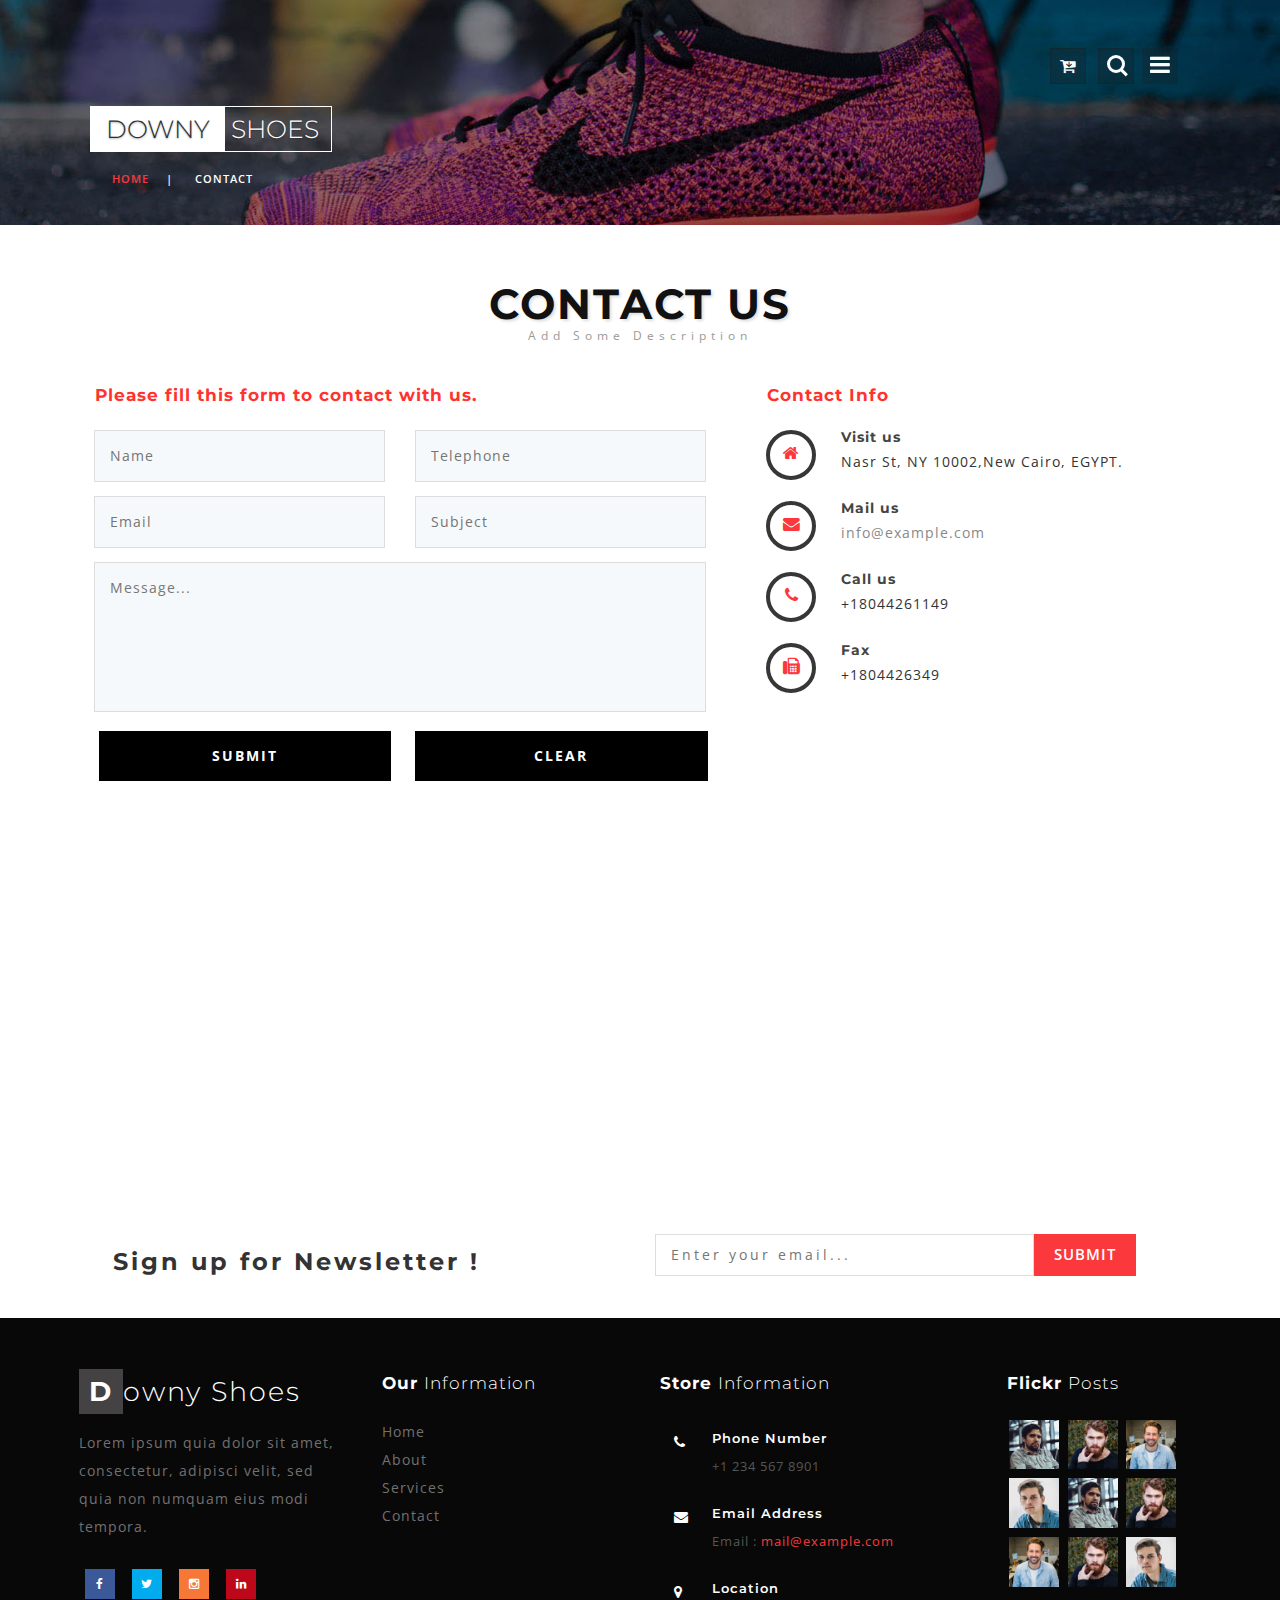
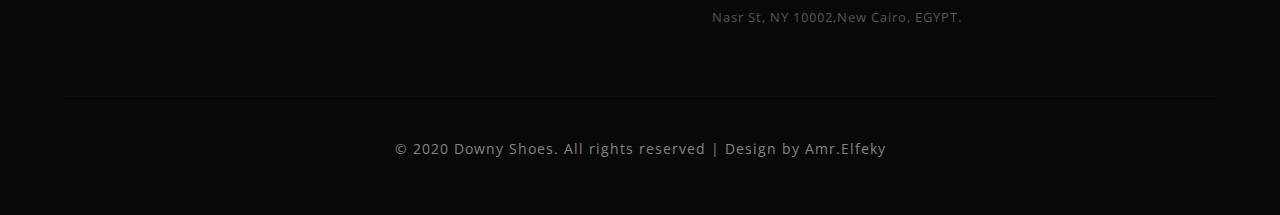
<file: task/contact.html>
<!DOCTYPE html>
<html lang="zxx">

<head>
	<title>Downy Shoes </title>
	<meta name="viewport" content="width=device-width, initial-scale=1">
	<meta http-equiv="Content-Type" content="text/html; charset=utf-8" />
	<meta name="keywords" content="Downy Shoes Responsive web template, Bootstrap Web Templates, Flat Web Templates, Android Compatible web template, 
Smartphone Compatible web template, free webdesigns for Nokia, Samsung, LG, SonyEricsson, Motorola web design" />
	<script type="application/x-javascript">
		addEventListener("load", function () {
			setTimeout(hideURLbar, 0);
		}, false);

		function hideURLbar() {
			window.scrollTo(0, 1);
		}
	</script>
	<!-- //custom-theme -->
	<link href="css/bootstrap.css" rel="stylesheet" type="text/css" media="all" />
	<link rel="stylesheet" href="css/shop.css" type="text/css" media="screen" property="" />
	<link href="css/style7.css" rel="stylesheet" type="text/css" media="all" />
	<!-- Owl-carousel-CSS -->
	<link rel="stylesheet" type="text/css" href="css/contact.css">
	<link href="css/style.css" rel="stylesheet" type="text/css" media="all" />
	<!-- font-awesome-icons -->
	<link href="css/font-awesome.css" rel="stylesheet">
	<!-- //font-awesome-icons -->
	<link href="//fonts.googleapis.com/css?family=Montserrat:100i,200,200i,300,300i,400,400i,500,500i,600,600i,700,700i,800"
	    rel="stylesheet">
	<link href="//fonts.googleapis.com/css?family=Open+Sans:300,300i,400,400i,600,600i,700,700i,800" rel="stylesheet">
</head>

<body>
	<!-- banner -->
<div class="banner_top innerpage" id="home">
		<div class="wrapper_tops">
			<div class="header_agileits">
				<div class="logo inner_page_log">
					<h1><a class="navbar-brand" href="index.html"><span>Downy</span> <i>Shoes</i></a></h1>
				</div>
				<div class="overlay overlay-contentpush">
					<button type="button" class="overlay-close"><i class="fa fa-times" aria-hidden="true"></i></button>

					<nav>
						<ul>
							<li><a href="index.html" class="active">Home</a></li>
							<li><a href="about.html">About</a></li>
							<li><a href="shop.html">Shop Now</a></li>
							<li><a href="contact.html">Contact</a></li>
						</ul>
					</nav>
				</div>
				<div class="mobile-nav-button">
					<button id="trigger-overlay" type="button"><i class="fa fa-bars" aria-hidden="true"></i></button>
				</div>
				<!-- cart details -->
				<div class="top_nav_right">
					<div class="shoecart shoecart2 cart cart box_1">
						<form action="#" method="post" class="last">
							<input type="hidden" name="cmd" value="_cart">
							<input type="hidden" name="display" value="1">
							<button class="top_shoe_cart" type="submit" name="submit" value=""><i class="fa fa-cart-arrow-down" aria-hidden="true"></i></button>
						</form>
					</div>
				</div>
			</div>
		</div>
		<!-- //cart details -->
		<!-- search -->
		<div class="search_w3ls_agileinfo">
			<div class="cd-main-header">
				<ul class="cd-header-buttons">
					<li><a class="cd-search-trigger" href="#cd-search"> <span></span></a></li>
				</ul>
			</div>
			<div id="cd-search" class="cd-search">
				<form action="#" method="post">
					<input name="Search" type="search" placeholder="Click enter after typing...">
				</form>
			</div>
		</div>
		<!-- //search -->
		<div class="clearfix"></div>
		<!-- /banner_inner -->
		<div class="services-breadcrumb_w3ls_agileinfo">
			<div class="inner_breadcrumb_agileits_w3">

				<ul class="short">
					<li><a href="index.html">Home</a><i>|</i></li>
					<li>Contact</li>
				</ul>
			</div>
		</div>
		<!-- //banner_inner -->
	</div>

	<!-- //banner -->
	<!-- top Products -->
	<div class="ads-grid_shop">
		<div class="shop_inner_inf">
			<h3 class="head">Contact Us</h3>
			<p class="head_para">Add Some Description</p>
			<div class="inner_section_w3ls">
				<div class="col-md-7 contact_grid_right">
					<h6>Please fill this form to contact with us.</h6>
					<form action="#" method="post">
						<div class="col-md-6 col-sm-6 contact_left_grid">
							<input type="text" name="Name" placeholder="Name" required>
							<input type="email" name="Email" placeholder="Email" required>
						</div>
						<div class="col-md-6 col-sm-6 contact_left_grid">
							<input type="text" name="Telephone" placeholder="Telephone" required>
							<input type="text" name="Subject" placeholder="Subject" required>
						</div>
						<div class="clearfix"> </div>
						<textarea name="Message" onfocus="this.value = '';" onblur="if (this.value == '') {this.value = 'Message...';}" required>Message...</textarea>
						<input type="submit" value="Submit">
						<input type="reset" value="Clear">
					</form>
				</div>
				<div class="col-md-5 contact-left">
					<h6>Contact Info</h6>
					<div class="visit">
						<div class="col-md-2 col-sm-2 col-xs-2 contact-icon">
							<span class="fa fa-home" aria-hidden="true"></span>
						</div>
						<div class="col-md-10 col-sm-10 col-xs-10 contact-text">
							<h4>Visit us</h4>
							<p>Nasr St, NY 10002,New Cairo, EGYPT.</p>
						</div>
						<div class="clearfix"></div>
					</div>
					<div class="mail-us">
						<div class="col-md-2 col-sm-2 col-xs-2 contact-icon">
							<span class="fa fa-envelope" aria-hidden="true"></span>
						</div>
						<div class="col-md-10 col-sm-10 col-xs-10 contact-text">
							<h4>Mail us</h4>
							<p><a href="mailto:info@example.com">info@example.com</a></p>
						</div>
						<div class="clearfix"></div>
					</div>
					<div class="call">
						<div class="col-md-2 col-sm-2 col-xs-2 contact-icon">
							<span class="fa fa-phone" aria-hidden="true"></span>
						</div>
						<div class="col-md-10 col-sm-10 col-xs-10 contact-text">
							<h4>Call us</h4>
							<p>+18044261149</p>
						</div>
						<div class="clearfix"></div>
					</div>
					<div class="visit">
						<div class="col-md-2 col-sm-2 col-xs-2 contact-icon">
							<span class="fa fa-fax" aria-hidden="true"></span>
						</div>
						<div class="col-md-10 col-sm-10 col-xs-10 contact-text">
							<h4>Fax</h4>
							<p>+1804426349</p>
						</div>
						<div class="clearfix"></div>
					</div>
				</div>
				<div class="clearfix"> </div>

			</div>

			<div class="clearfix"></div>

		</div>
	</div>
	<div class="contact-map">

		<iframe src="https://www.google.com/maps/embed?pb=!1m18!1m12!1m3!1d100949.24429313939!2d-122.44206553967531!3d37.75102885910819!2m3!1f0!2f0!3f0!3m2!1i1024!2i768!4f13.1!3m3!1m2!1s0x80859a6d00690021%3A0x4a501367f076adff!2sSan+Francisco%2C+CA%2C+USA!5e0!3m2!1sen!2sin!4v1472190196783"
		    class="map" style="border:0" allowfullscreen=""></iframe>
	</div>

	<!-- /newsletter-->
	<div class="newsletter_w3layouts_agile">
		<div class="col-sm-6 newsleft">
			<h3>Sign up for Newsletter !</h3>
		</div>
		<div class="col-sm-6 newsright">
			<form action="#" method="post">
				<input type="email" placeholder="Enter your email..." name="email" required>
				<input type="submit" value="Submit">
			</form>
		</div>

		<div class="clearfix"></div>
	</div>
	<!-- //newsletter-->
	<!-- footer -->
	<div class="footer_agileinfo_w3">
		<div class="footer_inner_info_w3ls_agileits">
			<div class="col-md-3 footer-left">
				<h2><a href="index.html"><span>D</span>owny Shoes </a></h2>
				<p>Lorem ipsum quia dolor sit amet, consectetur, adipisci velit, sed quia non numquam eius modi tempora.</p>
				<ul class="social-nav model-3d-0 footer-social social two">
					<li>
						<a href="#" class="facebook">
							<div class="front"><i class="fa fa-facebook" aria-hidden="true"></i></div>
							<div class="back"><i class="fa fa-facebook" aria-hidden="true"></i></div>
						</a>
					</li>
					<li>
						<a href="#" class="twitter">
							<div class="front"><i class="fa fa-twitter" aria-hidden="true"></i></div>
							<div class="back"><i class="fa fa-twitter" aria-hidden="true"></i></div>
						</a>
					</li>
					<li>
						<a href="#" class="instagram">
							<div class="front"><i class="fa fa-instagram" aria-hidden="true"></i></div>
							<div class="back"><i class="fa fa-instagram" aria-hidden="true"></i></div>
						</a>
					</li>
					<li>
						<a href="#" class="pinterest">
							<div class="front"><i class="fa fa-linkedin" aria-hidden="true"></i></div>
							<div class="back"><i class="fa fa-linkedin" aria-hidden="true"></i></div>
						</a>
					</li>
				</ul>
			</div>
			<div class="col-md-9 footer-right">
				<div class="sign-grds">
					<div class="col-md-4 sign-gd">
						<h4>Our <span>Information</span> </h4>
						<ul>
							<li><a href="index.html">Home</a></li>
							<li><a href="about.html">About</a></li>
							<li><a href="404.html">Services</a></li>
							<li><a href="contact.html">Contact</a></li>
						</ul>
					</div>

					<div class="col-md-5 sign-gd-two">
						<h4>Store <span>Information</span></h4>
						<div class="address">
							<div class="address-grid">
								<div class="address-left">
									<i class="fa fa-phone" aria-hidden="true"></i>
								</div>
								<div class="address-right">
									<h6>Phone Number</h6>
									<p>+1 234 567 8901</p>
								</div>
								<div class="clearfix"> </div>
							</div>
							<div class="address-grid">
								<div class="address-left">
									<i class="fa fa-envelope" aria-hidden="true"></i>
								</div>
								<div class="address-right">
									<h6>Email Address</h6>
									<p>Email :<a href="mailto:example@email.com"> mail@example.com</a></p>
								</div>
								<div class="clearfix"> </div>
							</div>
							<div class="address-grid">
								<div class="address-left">
									<i class="fa fa-map-marker" aria-hidden="true"></i>
								</div>
								<div class="address-right">
									<h6>Location</h6>
									<p>Nasr St, NY 10002,New Cairo, EGYPT.

									</p>
								</div>
								<div class="clearfix"> </div>
							</div>
						</div>
					</div>
					<div class="col-md-3 sign-gd flickr-post">
						<h4>Flickr <span>Posts</span></h4>
						<ul>
							<li><a href="single.html"><img src="images/t1.jpg" alt=" " class="img-responsive" /></a></li>
							<li><a href="single.html"><img src="images/t2.jpg" alt=" " class="img-responsive" /></a></li>
							<li><a href="single.html"><img src="images/t3.jpg" alt=" " class="img-responsive" /></a></li>
							<li><a href="single.html"><img src="images/t4.jpg" alt=" " class="img-responsive" /></a></li>
							<li><a href="single.html"><img src="images/t1.jpg" alt=" " class="img-responsive" /></a></li>
							<li><a href="single.html"><img src="images/t2.jpg" alt=" " class="img-responsive" /></a></li>
							<li><a href="single.html"><img src="images/t3.jpg" alt=" " class="img-responsive" /></a></li>
							<li><a href="single.html"><img src="images/t2.jpg" alt=" " class="img-responsive" /></a></li>
							<li><a href="single.html"><img src="images/t4.jpg" alt=" " class="img-responsive" /></a></li>
						</ul>
					</div>
					<div class="clearfix"></div>
				</div>
			</div>
			<div class="clearfix"></div>

			<p class="copy-right-w3ls-agileits">&copy 2020 Downy Shoes. All rights reserved | Design by Amr.Elfeky</a></p>
		</div>
	</div>
	</div>
	<!-- //footer -->

	<!-- js -->
	<script type="text/javascript" src="js/jquery-2.1.4.min.js"></script>
	<!-- //js -->
	<!-- cart-js -->
	<script src="js/minicart.js"></script>
	<script>
		shoe.render();

		shoe.cart.on('shoe_checkout', function (evt) {
			var items, len, i;

			if (this.subtotal() > 0) {
				items = this.items();

				for (i = 0, len = items.length; i < len; i++) {}
			}
		});
	</script>
	<!-- //cart-js -->
	<!-- /nav -->
	<script src="js/modernizr-2.6.2.min.js"></script>
	<script src="js/classie.js"></script>
	<script src="js/demo1.js"></script>
	<!-- //nav -->
	<!-- script for responsive tabs -->
	<script src="js/easy-responsive-tabs.js"></script>
	<script>
		$(document).ready(function () {
			$('#horizontalTab').easyResponsiveTabs({
				type: 'default', //Types: default, vertical, accordion           
				width: 'auto', //auto or any width like 600px
				fit: true, // 100% fit in a container
				closed: 'accordion', // Start closed if in accordion view
				activate: function (event) { // Callback function if tab is switched
					var $tab = $(this);
					var $info = $('#tabInfo');
					var $name = $('span', $info);
					$name.text($tab.text());
					$info.show();
				}
			});
			$('#verticalTab').easyResponsiveTabs({
				type: 'vertical',
				width: 'auto',
				fit: true
			});
		});
	</script>
	<!--search-bar-->
	<script src="js/search.js"></script>
	<!--//search-bar-->
	<!-- start-smoth-scrolling -->
	<script type="text/javascript" src="js/move-top.js"></script>
	<script type="text/javascript" src="js/easing.js"></script>
	<script type="text/javascript">
		jQuery(document).ready(function ($) {
			$(".scroll").click(function (event) {
				event.preventDefault();
				$('html,body').animate({
					scrollTop: $(this.hash).offset().top
				}, 1000);
			});
		});
	</script>
	<!-- //end-smoth-scrolling -->
	<script type="text/javascript" src="js/bootstrap-3.1.1.min.js"></script>


</body>

</html>
</file>
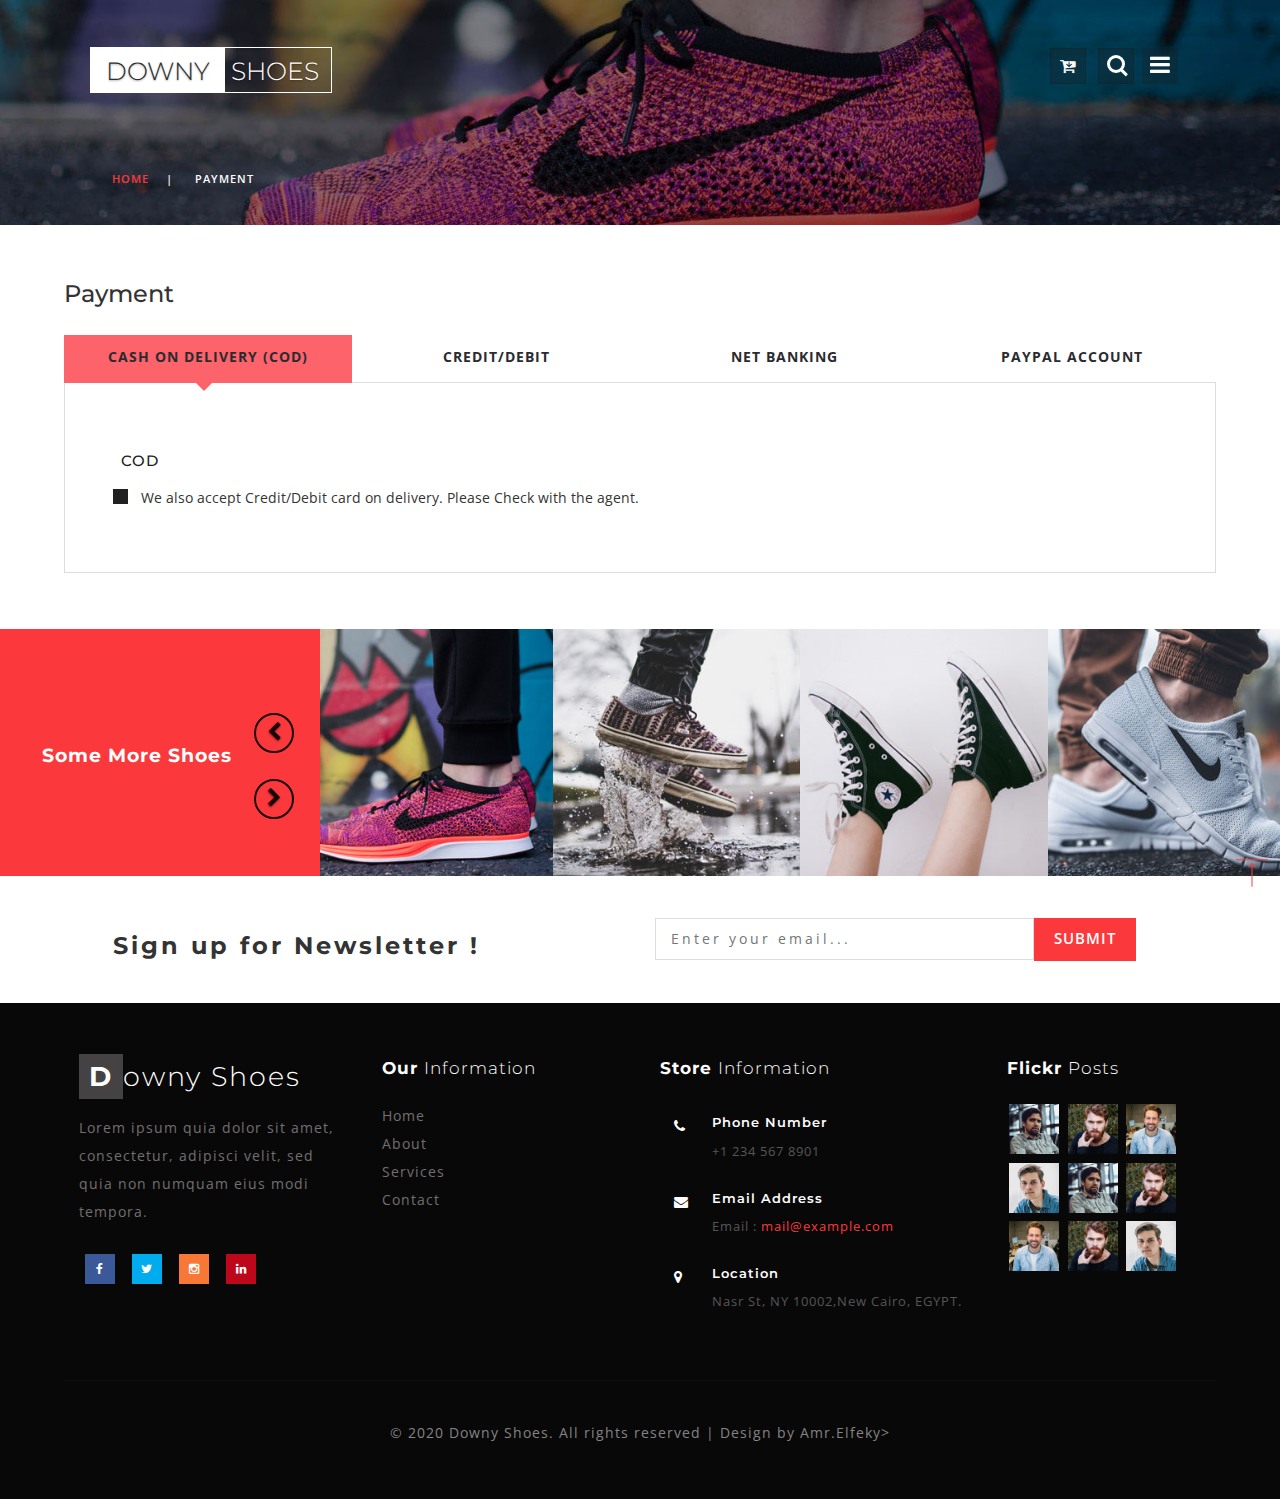
<file: task/payment.html>
<!DOCTYPE html>
<html lang="zxx">

<head>
	<title>Downy Shoes </title>
	<meta name="viewport" content="width=device-width, initial-scale=1">
	<meta http-equiv="Content-Type" content="text/html; charset=utf-8" />
	<meta name="keywords" content="Downy Shoes Responsive web template, Bootstrap Web Templates, Flat Web Templates, Android Compatible web template, 
Smartphone Compatible web template, free webdesigns for Nokia, Samsung, LG, SonyEricsson, Motorola web design" />
	<script type="application/x-javascript">
		addEventListener("load", function () {
			setTimeout(hideURLbar, 0);
		}, false);

		function hideURLbar() {
			window.scrollTo(0, 1);
		}
	</script>
	<!-- //custom-theme -->
	<link href="css/bootstrap.css" rel="stylesheet" type="text/css" media="all" />
	<link rel="stylesheet" href="css/shop.css" type="text/css" media="screen" property="" />
	<link href="css/style7.css" rel="stylesheet" type="text/css" media="all" />
	<!-- Owl-carousel-CSS -->
	<link href="css/easy-responsive-tabs.css" rel='stylesheet' type='text/css' />

	<link rel="stylesheet" type="text/css" href="css/checkout.css">
	<link href="css/style.css" rel="stylesheet" type="text/css" media="all" />
	<!-- font-awesome-icons -->
	<link href="css/font-awesome.css" rel="stylesheet">
	<!-- //font-awesome-icons -->
	<link href="//fonts.googleapis.com/css?family=Montserrat:100i,200,200i,300,300i,400,400i,500,500i,600,600i,700,700i,800"
	    rel="stylesheet">
	<link href="//fonts.googleapis.com/css?family=Open+Sans:300,300i,400,400i,600,600i,700,700i,800" rel="stylesheet">
</head>

<body>
	<!-- banner -->
<div class="banner_top innerpage" id="home">
		<div class="wrapper_top">
			<div class="header_agileits">
				<div class="logo inner_page_log">
					<h1><a class="navbar-brand" href="index.html"><span>Downy</span> <i>Shoes</i></a></h1>
				</div>
				<div class="overlay overlay-contentpush">
					<button type="button" class="overlay-close"><i class="fa fa-times" aria-hidden="true"></i></button>

					<nav>
						<ul>
							<li><a href="index.html" class="active">Home</a></li>
							<li><a href="about.html">About</a></li>
							<li><a href="shop.html">Shop Now</a></li>
							<li><a href="contact.html">Contact</a></li>
						</ul>
					</nav>
				</div>
				<div class="mobile-nav-button">
					<button id="trigger-overlay" type="button"><i class="fa fa-bars" aria-hidden="true"></i></button>
				</div>
				<!-- cart details -->
				<div class="top_nav_right">
					<div class="shoecart shoecart2 cart cart box_1">
						<form action="#" method="post" class="last">
							<input type="hidden" name="cmd" value="_cart">
							<input type="hidden" name="display" value="1">
							<button class="top_shoe_cart" type="submit" name="submit" value=""><i class="fa fa-cart-arrow-down" aria-hidden="true"></i></button>
						</form>
					</div>
				</div>
			</div>
		</div>
		<!-- //cart details -->
		<!-- search -->
		<div class="search_w3ls_agileinfo">
			<div class="cd-main-header">
				<ul class="cd-header-buttons">
					<li><a class="cd-search-trigger" href="#cd-search"> <span></span></a></li>
				</ul>
			</div>
			<div id="cd-search" class="cd-search">
				<form action="#" method="post">
					<input name="Search" type="search" placeholder="Click enter after typing...">
				</form>
			</div>
		</div>
		<!-- //search -->
		<div class="clearfix"></div>
		<!-- /banner_inner -->
		<div class="services-breadcrumb_w3ls_agileinfo">
			<div class="inner_breadcrumb_agileits_w3">

				<ul class="short">
					<li><a href="index.html">Home</a><i>|</i></li>
					<li>Payment</li>
				</ul>
			</div>
		</div>
		<!-- //banner_inner -->
	</div>

	<!-- //banner -->
	<!-- top Products -->
	<div class="ads-grid_shop">
		<div class="shop_inner_inf">
			<div class="privacy about">
				<h3>Pay<span>ment</span></h3>
				<!--/tabs-->
				<div class="responsive_tabs">
					<div id="horizontalTab">
						<ul class="resp-tabs-list">
							<li>Cash on delivery (COD)</li>
							<li>Credit/Debit</li>
							<li>Net Banking</li>
							<li>Paypal Account</li>
						</ul>
						<div class="resp-tabs-container">
							<!--/tab_one-->
							<div class="tab1">
								<div class="pay_info">
									<div class="vertical_post check_box_agile">
										<h5>COD</h5>
										<div class="checkbox">
											<div class="check_box_one cashon_delivery">
												<label class="anim">
																<input type="checkbox" class="checkbox">
																 <span> We also accept Credit/Debit card on delivery. Please Check with the agent.</span> 
															</label>
											</div>

										</div>
									</div>
								</div>

							</div>
							<!--//tab_one-->
							<div class="tab2">
								<div class="pay_info">
									<form action="#" method="post" class="creditly-card-form agileinfo_form">
										<section class="creditly-wrapper wthree, w3_agileits_wrapper">
											<div class="credit-card-wrapper">
												<div class="first-row form-group">
													<div class="controls">
														<label class="control-label">Name on Card</label>
														<input class="billing-address-name form-control" type="text" name="name" placeholder="John Smith">
													</div>
													<div class="w3_agileits_card_number_grids">
														<div class="w3_agileits_card_number_grid_left">
															<div class="controls">
																<label class="control-label">Card Number</label>
																<input class="number credit-card-number form-control" type="text" name="number" inputmode="numeric" autocomplete="cc-number"
																    autocompletetype="cc-number" x-autocompletetype="cc-number" placeholder="&#149;&#149;&#149;&#149; &#149;&#149;&#149;&#149; &#149;&#149;&#149;&#149; &#149;&#149;&#149;&#149;">
															</div>
														</div>
														<div class="w3_agileits_card_number_grid_right">
															<div class="controls">
																<label class="control-label">CVV</label>
																<input class="security-code form-control" Â· inputmode="numeric" type="text" name="security-code" placeholder="&#149;&#149;&#149;">
															</div>
														</div>
														<div class="clear"> </div>
													</div>
													<div class="controls">
														<label class="control-label">Expiration Date</label>
														<input class="expiration-month-and-year form-control" type="text" name="expiration-month-and-year" placeholder="MM / YY">
													</div>
												</div>
												<button class="submit"><span>Make a payment </span></button>
											</div>
										</section>
									</form>

								</div>
							</div>
							<div class="tab3">

								<div class="pay_info">
									<div class="vertical_post">
										<form action="#" method="post">
											<h5>Select From Popular Banks</h5>
											<div class="swit-radio">
												<div class="check_box_one">
													<div class="radio_one"> <label><input type="radio" name="radio" checked=""><i></i>Syndicate Bank</label> </div>
												</div>
												<div class="check_box_one">
													<div class="radio_one"> <label><input type="radio" name="radio"><i></i>Bank of Baroda</label> </div>
												</div>
												<div class="check_box_one">
													<div class="radio_one"> <label><input type="radio" name="radio"><i></i>Canara Bank</label> </div>
												</div>
												<div class="check_box_one">
													<div class="radio_one"> <label><input type="radio" name="radio"><i></i>ICICI Bank</label> </div>
												</div>
												<div class="check_box_one">
													<div class="radio_one"> <label><input type="radio" name="radio"><i></i>State Bank Of India</label> </div>
												</div>
												<div class="clearfix"></div>
											</div>
											<h5>Or SELECT OTHER BANK</h5>
											<div class="section_room_pay">
												<select class="year"><option value="">=== Other Banks ===</option><option value="ALB-NA">Allahabad Bank NetBanking</option><option value="ADB-NA">Andhra Bank</option><option value="BBK-NA">Bank of Bahrain and Kuwait NetBanking</option><option value="BBC-NA">Bank of Baroda Corporate NetBanking</option><option value="BBR-NA">Bank of Baroda Retail NetBanking</option><option value="BOI-NA">Bank of India NetBanking</option><option value="BOM-NA">Bank of Maharashtra NetBanking</option><option value="CSB-NA">Catholic Syrian Bank NetBanking</option><option value="CBI-NA">Central Bank of India</option><option value="CUB-NA">City Union Bank NetBanking</option><option value="CRP-NA">Corporation Bank</option><option value="DBK-NA">Deutsche Bank NetBanking</option><option value="DCB-NA">Development Credit Bank</option><option value="DC2-NA">Development Credit Bank - Corporate</option><option value="DLB-NA">Dhanlaxmi Bank NetBanking</option><option value="FBK-NA">Federal Bank NetBanking</option><option value="IDS-NA">Indusind Bank NetBanking</option><option value="IOB-NA">Indian Overseas Bank</option><option value="ING-NA">ING Vysya Bank (now Kotak)</option><option value="JKB-NA">Jammu and Kashmir NetBanking</option><option value="JSB-NA">Janata Sahakari Bank Limited</option><option value="KBL-NA">Karnataka Bank NetBanking</option><option value="KVB-NA">Karur Vysya Bank NetBanking</option><option value="LVR-NA">Lakshmi Vilas Bank NetBanking</option><option value="OBC-NA">Oriental Bank of Commerce NetBanking</option><option value="CPN-NA">PNB Corporate NetBanking</option><option value="PNB-NA">PNB NetBanking</option><option value="RSD-DIRECT">Rajasthan State Co-operative Bank-Debit Card</option><option value="RBS-NA">RBS (The Royal Bank of Scotland)</option><option value="SWB-NA">Saraswat Bank NetBanking</option><option value="SBJ-NA">SB Bikaner and Jaipur NetBanking</option><option value="SBH-NA">SB Hyderabad NetBanking</option><option value="SBM-NA">SB Mysore NetBanking</option><option value="SBT-NA">SB Travancore NetBanking</option><option value="SVC-NA">Shamrao Vitthal Co-operative Bank</option><option value="SIB-NA">South Indian Bank NetBanking</option><option value="SBP-NA">State Bank of Patiala NetBanking</option><option value="SYD-NA">Syndicate Bank NetBanking</option><option value="TNC-NA">Tamil Nadu State Co-operative Bank NetBanking</option><option value="UCO-NA">UCO Bank NetBanking</option><option value="UBI-NA">Union Bank NetBanking</option><option value="UNI-NA">United Bank of India NetBanking</option><option value="VJB-NA">Vijaya Bank NetBanking</option></select>
											</div>
											<input type="submit" value="PAY NOW">
										</form>
									</div>
								</div>
							</div>
							<div class="tab4">
								<div class="pay_info">
									<div class="col-md-6 tab-grid">
										<img class="pp-img" src="images/paypal.png" alt="Image Alternative text" title="Image Title">
										<p>Important: You will be redirected to PayPal's website to securely complete your payment.</p><a class="btn btn-primary">Checkout via Paypal</a>
									</div>
									<div class="col-md-6">
										<form class="cc-form">
											<div class="clearfix">
												<div class="form-group form-group-cc-number">
													<label>Card Number</label>
													<input class="form-control" placeholder="xxxx xxxx xxxx xxxx" type="text"><span class="cc-card-icon"></span>
												</div>
												<div class="form-group form-group-cc-cvc">
													<label>CVV</label>
													<input class="form-control" placeholder="xxxx" type="text">
												</div>
											</div>
											<div class="clearfix">
												<div class="form-group form-group-cc-name">
													<label>Card Holder Name</label>
													<input class="form-control" type="text">
												</div>
												<div class="form-group form-group-cc-date">
													<label>Valid Thru</label>
													<input class="form-control" placeholder="mm/yy" type="text">
												</div>
											</div>
											<div class="checkbox checkbox-small">
												<label>
                                        <input class="i-check" type="checkbox" checked="">Add to My Cards</label>
											</div>
											<input class="btn btn-primary submit" type="submit" value="Proceed Payment">
										</form>
									</div>
									<div class="clearfix"></div>
								</div>
							</div>
						</div>
					</div>
				</div>
				<!--//tabs-->
			</div>

		</div>
		<!-- //payment -->

		<div class="clearfix"></div>
	</div>
	<!-- //top products -->
	<div class="mid_slider_w3lsagile">
		<div class="col-md-3 mid_slider_text">
			<h5>Some More Shoes</h5>
		</div>
		<div class="col-md-9 mid_slider_info">
			<div id="myCarousel" class="carousel slide" data-ride="carousel">
				<!-- Indicators -->
				<ol class="carousel-indicators">
					<li data-target="#myCarousel" data-slide-to="0" class=""></li>
					<li data-target="#myCarousel" data-slide-to="1" class="active"></li>
					<li data-target="#myCarousel" data-slide-to="2" class=""></li>
					<li data-target="#myCarousel" data-slide-to="3" class=""></li>
				</ol>
				<div class="carousel-inner" role="listbox">
					<div class="item">
						<div class="row">
							<div class="col-md-3 col-sm-3 col-xs-3 slidering">
								<div class="thumbnail"><img src="images/g1.jpg" alt="Image" style="max-width:100%;"></div>
							</div>
							<div class="col-md-3 col-sm-3 col-xs-3 slidering">
								<div class="thumbnail"><img src="images/g2.jpg" alt="Image" style="max-width:100%;"></div>
							</div>
							<div class="col-md-3 col-sm-3 col-xs-3 slidering">
								<div class="thumbnail"><img src="images/g3.jpg" alt="Image" style="max-width:100%;"></div>
							</div>
							<div class="col-md-3 col-sm-3 col-xs-3 slidering">
								<div class="thumbnail"><img src="images/g4.jpg" alt="Image" style="max-width:100%;"></div>
							</div>
						</div>
					</div>
					<div class="item active">
						<div class="row">
							<div class="col-md-3 col-sm-3 col-xs-3 slidering">
								<div class="thumbnail"><img src="images/g5.jpg" alt="Image" style="max-width:100%;"></div>
							</div>
							<div class="col-md-3 col-sm-3 col-xs-3 slidering">
								<div class="thumbnail"><img src="images/g6.jpg" alt="Image" style="max-width:100%;"></div>
							</div>
							<div class="col-md-3 col-sm-3 col-xs-3 slidering">
								<div class="thumbnail"><img src="images/g2.jpg" alt="Image" style="max-width:100%;"></div>
							</div>
							<div class="col-md-3 col-sm-3 col-xs-3 slidering">
								<div class="thumbnail"><img src="images/g1.jpg" alt="Image" style="max-width:100%;"></div>
							</div>
						</div>
					</div>
					<div class="item">
						<div class="row">
							<div class="col-md-3 col-sm-3 col-xs-3 slidering">
								<div class="thumbnail"><img src="images/g1.jpg" alt="Image" style="max-width:100%;"></div>
							</div>
							<div class="col-md-3 col-sm-3 col-xs-3 slidering">
								<div class="thumbnail"><img src="images/g2.jpg" alt="Image" style="max-width:100%;"></div>
							</div>
							<div class="col-md-3 col-sm-3 col-xs-3 slidering">
								<div class="thumbnail"><img src="images/g3.jpg" alt="Image" style="max-width:100%;"></div>
							</div>
							<div class="col-md-3 col-sm-3 col-xs-3 slidering">
								<div class="thumbnail"><img src="images/g4.jpg" alt="Image" style="max-width:100%;"></div>
							</div>
						</div>
					</div>
					<div class="item">
						<div class="row">
							<div class="col-md-3 col-sm-3 col-xs-3 slidering">
								<div class="thumbnail"><img src="images/g1.jpg" alt="Image" style="max-width:100%;"></div>
							</div>
							<div class="col-md-3 col-sm-3 col-xs-3 slidering">
								<div class="thumbnail"><img src="images/g2.jpg" alt="Image" style="max-width:100%;"></div>
							</div>
							<div class="col-md-3 col-sm-3 col-xs-3 slidering">
								<div class="thumbnail"><img src="images/g3.jpg" alt="Image" style="max-width:100%;"></div>
							</div>
							<div class="col-md-3 col-sm-3 col-xs-3 slidering">
								<div class="thumbnail"><img src="images/g4.jpg" alt="Image" style="max-width:100%;"></div>
							</div>
						</div>
					</div>
				</div>
				<a class="left carousel-control" href="#myCarousel" role="button" data-slide="prev">
			<span class="fa fa-chevron-left" aria-hidden="true"></span>
			<span class="sr-only">Previous</span>
		</a>
				<a class="right carousel-control" href="#myCarousel" role="button" data-slide="next">
			<span class="fa fa-chevron-right" aria-hidden="true"></span>
			<span class="sr-only">Next</span>
		</a>
				<!-- The Modal -->

			</div>
		</div>

		<div class="clearfix"> </div>
	</div>
	<!-- /newsletter-->
	<div class="newsletter_w3layouts_agile">
		<div class="col-sm-6 newsleft">
			<h3>Sign up for Newsletter !</h3>
		</div>
		<div class="col-sm-6 newsright">
			<form action="#" method="post">
				<input type="email" placeholder="Enter your email..." name="email" required>
				<input type="submit" value="Submit">
			</form>
		</div>

		<div class="clearfix"></div>
	</div>
	<!-- //newsletter-->
	<!-- footer -->
	<div class="footer_agileinfo_w3">
		<div class="footer_inner_info_w3ls_agileits">
			<div class="col-md-3 footer-left">
				<h2><a href="index.html"><span>D</span>owny Shoes </a></h2>
				<p>Lorem ipsum quia dolor sit amet, consectetur, adipisci velit, sed quia non numquam eius modi tempora.</p>
				<ul class="social-nav model-3d-0 footer-social social two">
					<li>
						<a href="#" class="facebook">
							<div class="front"><i class="fa fa-facebook" aria-hidden="true"></i></div>
							<div class="back"><i class="fa fa-facebook" aria-hidden="true"></i></div>
						</a>
					</li>
					<li>
						<a href="#" class="twitter">
							<div class="front"><i class="fa fa-twitter" aria-hidden="true"></i></div>
							<div class="back"><i class="fa fa-twitter" aria-hidden="true"></i></div>
						</a>
					</li>
					<li>
						<a href="#" class="instagram">
							<div class="front"><i class="fa fa-instagram" aria-hidden="true"></i></div>
							<div class="back"><i class="fa fa-instagram" aria-hidden="true"></i></div>
						</a>
					</li>
					<li>
						<a href="#" class="pinterest">
							<div class="front"><i class="fa fa-linkedin" aria-hidden="true"></i></div>
							<div class="back"><i class="fa fa-linkedin" aria-hidden="true"></i></div>
						</a>
					</li>
				</ul>
			</div>
			<div class="col-md-9 footer-right">
				<div class="sign-grds">
					<div class="col-md-4 sign-gd">
						<h4>Our <span>Information</span> </h4>
						<ul>
							<li><a href="index.html">Home</a></li>
							<li><a href="about.html">About</a></li>
							<li><a href="404.html">Services</a></li>
							<li><a href="contact.html">Contact</a></li>
						</ul>
					</div>

					<div class="col-md-5 sign-gd-two">
						<h4>Store <span>Information</span></h4>
						<div class="address">
							<div class="address-grid">
								<div class="address-left">
									<i class="fa fa-phone" aria-hidden="true"></i>
								</div>
								<div class="address-right">
									<h6>Phone Number</h6>
									<p>+1 234 567 8901</p>
								</div>
								<div class="clearfix"> </div>
							</div>
							<div class="address-grid">
								<div class="address-left">
									<i class="fa fa-envelope" aria-hidden="true"></i>
								</div>
								<div class="address-right">
									<h6>Email Address</h6>
									<p>Email :<a href="mailto:example@email.com"> mail@example.com</a></p>
								</div>
								<div class="clearfix"> </div>
							</div>
							<div class="address-grid">
								<div class="address-left">
									<i class="fa fa-map-marker" aria-hidden="true"></i>
								</div>
								<div class="address-right">
									<h6>Location</h6>
									<p>Nasr St, NY 10002,New Cairo, EGYPT.

									</p>
								</div>
								<div class="clearfix"> </div>
							</div>
						</div>
					</div>
					<div class="col-md-3 sign-gd flickr-post">
						<h4>Flickr <span>Posts</span></h4>
						<ul>
							<li><a href="single.html"><img src="images/t1.jpg" alt=" " class="img-responsive" /></a></li>
							<li><a href="single.html"><img src="images/t2.jpg" alt=" " class="img-responsive" /></a></li>
							<li><a href="single.html"><img src="images/t3.jpg" alt=" " class="img-responsive" /></a></li>
							<li><a href="single.html"><img src="images/t4.jpg" alt=" " class="img-responsive" /></a></li>
							<li><a href="single.html"><img src="images/t1.jpg" alt=" " class="img-responsive" /></a></li>
							<li><a href="single.html"><img src="images/t2.jpg" alt=" " class="img-responsive" /></a></li>
							<li><a href="single.html"><img src="images/t3.jpg" alt=" " class="img-responsive" /></a></li>
							<li><a href="single.html"><img src="images/t2.jpg" alt=" " class="img-responsive" /></a></li>
							<li><a href="single.html"><img src="images/t4.jpg" alt=" " class="img-responsive" /></a></li>
						</ul>
					</div>
					<div class="clearfix"></div>
				</div>
			</div>
			<div class="clearfix"></div>

			<p class="copy-right-w3ls-agileits">&copy 2020 Downy Shoes. All rights reserved | Design by Amr.Elfeky></p>
		</div>
	</div>
	</div>
	<!-- //footer -->
   <a href="#home" id="toTop" class="scroll" style="display: block;"> <span id="toTopHover" style="opacity: 1;"> </span></a>
	<!-- js -->
	<script type="text/javascript" src="js/jquery-2.1.4.min.js"></script>
	<!-- //js -->
	<!-- cart-js -->
	<script src="js/minicart.js"></script>
	<script>
		shoe.render();

		shoe.cart.on('shoe_checkout', function (evt) {
			var items, len, i;

			if (this.subtotal() > 0) {
				items = this.items();

				for (i = 0, len = items.length; i < len; i++) {}
			}
		});
	</script>
	<!-- //cart-js -->
	<!-- /nav -->
	<script src="js/modernizr-2.6.2.min.js"></script>
	<script src="js/classie.js"></script>
	<script src="js/demo1.js"></script>
	<!-- //nav -->
	<!--search-bar-->
	<script src="js/search.js"></script>
	<!--//search-bar-->
	<!-- easy-responsive-tabs -->
	<script src="js/easy-responsive-tabs.js"></script>
	<script>
		$(document).ready(function () {
			$('#horizontalTab').easyResponsiveTabs({
				type: 'default', //Types: default, vertical, accordion           
				width: 'auto', //auto or any width like 600px
				fit: true, // 100% fit in a container
				closed: 'accordion', // Start closed if in accordion view
				activate: function (event) { // Callback function if tab is switched
					var $tab = $(this);
					var $info = $('#tabInfo');
					var $name = $('span', $info);
					$name.text($tab.text());
					$info.show();
				}
			});
			$('#verticalTab').easyResponsiveTabs({
				type: 'vertical',
				width: 'auto',
				fit: true
			});
		});
	</script>

	<!-- credit-card -->
	<script type="text/javascript" src="js/creditly.js"></script>
	<link rel="stylesheet" href="css/creditly.css" type="text/css" media="all" />

	<script type="text/javascript">
		$(function () {
			var creditly = Creditly.initialize(
				'.creditly-wrapper .expiration-month-and-year',
				'.creditly-wrapper .credit-card-number',
				'.creditly-wrapper .security-code',
				'.creditly-wrapper .card-type');

			$(".creditly-card-form .submit").click(function (e) {
				e.preventDefault();
				var output = creditly.validate();
				if (output) {
					// Your validated credit card output
					console.log(output);
				}
			});
		});
	</script>
	<!-- //credit-card -->


	<!-- start-smoth-scrolling -->
	<script type="text/javascript" src="js/move-top.js"></script>
	<script type="text/javascript" src="js/easing.js"></script>
	<script type="text/javascript">
		jQuery(document).ready(function ($) {
			$(".scroll").click(function (event) {
				event.preventDefault();
				$('html,body').animate({
					scrollTop: $(this.hash).offset().top
				}, 1000);
			});
		});
	</script>
	<!-- //end-smoth-scrolling -->
	<script type="text/javascript" src="js/bootstrap-3.1.1.min.js"></script>


</body>

</html>
</file>
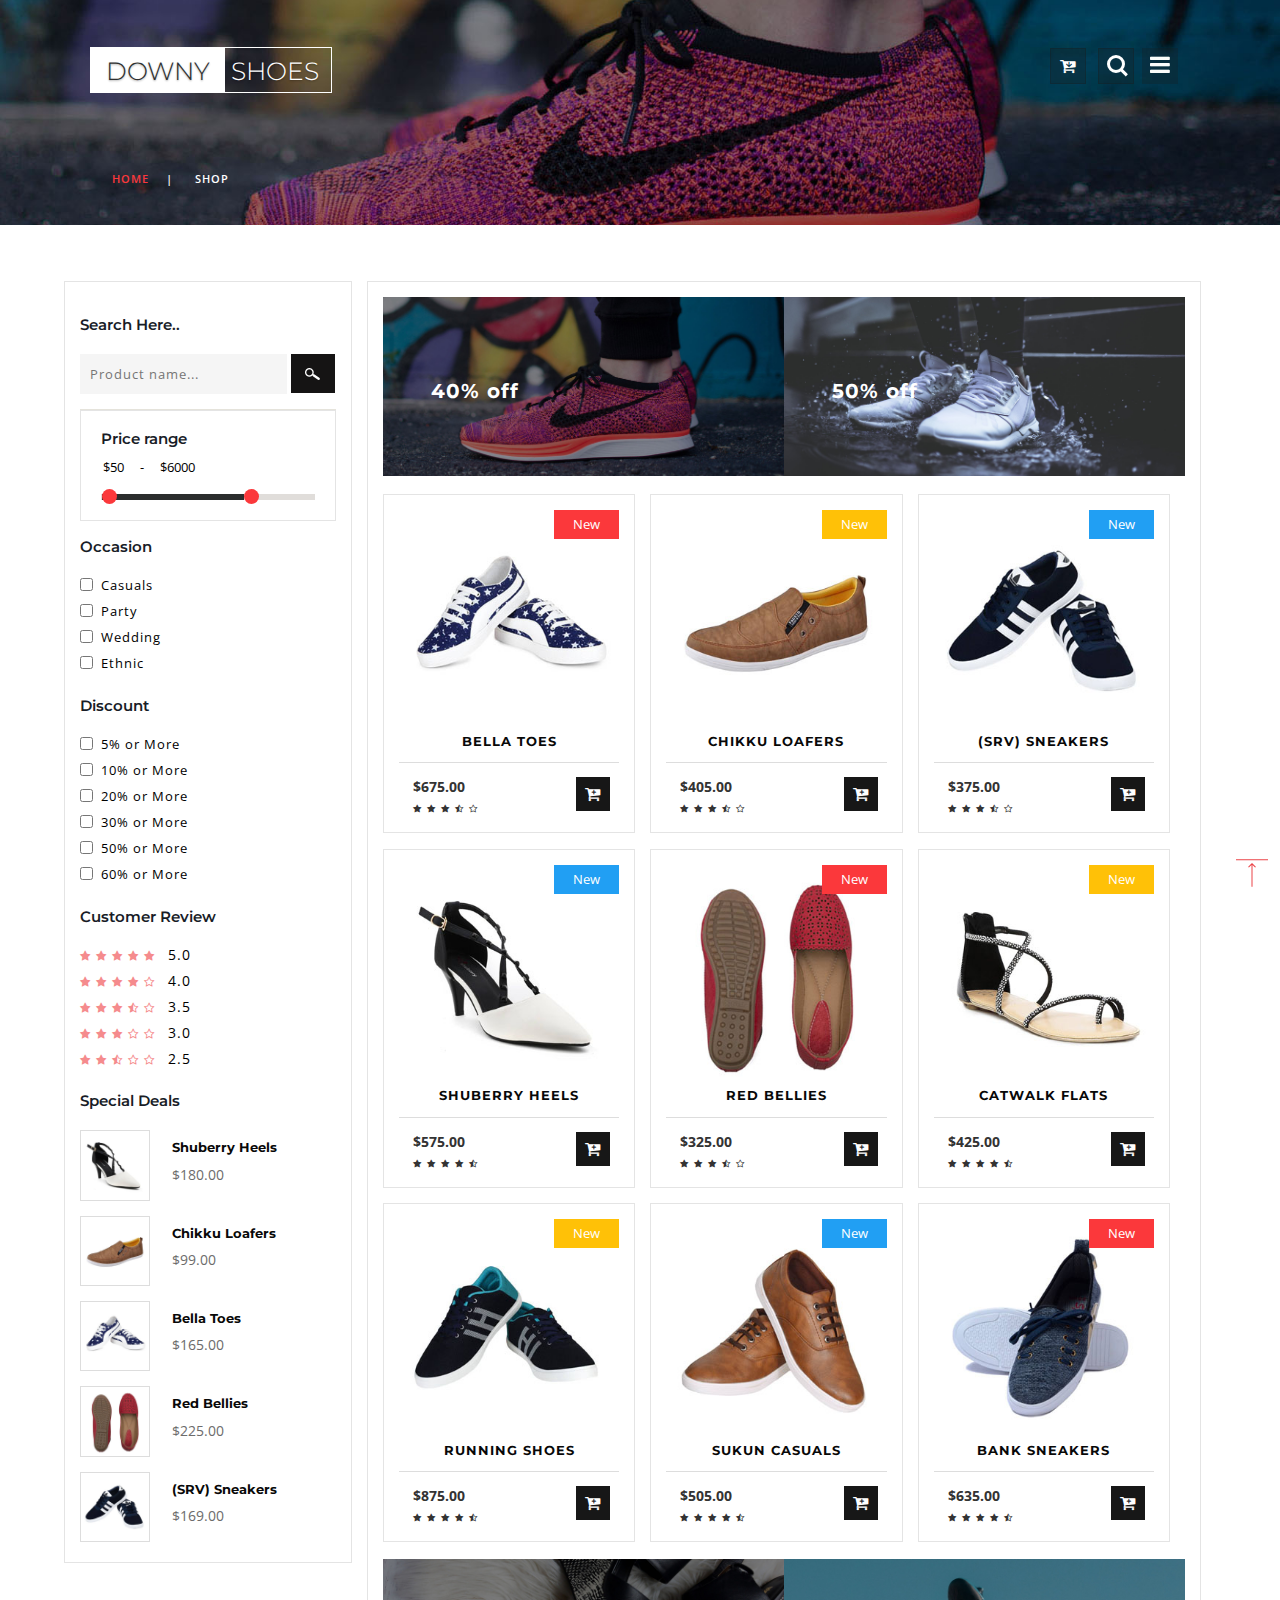
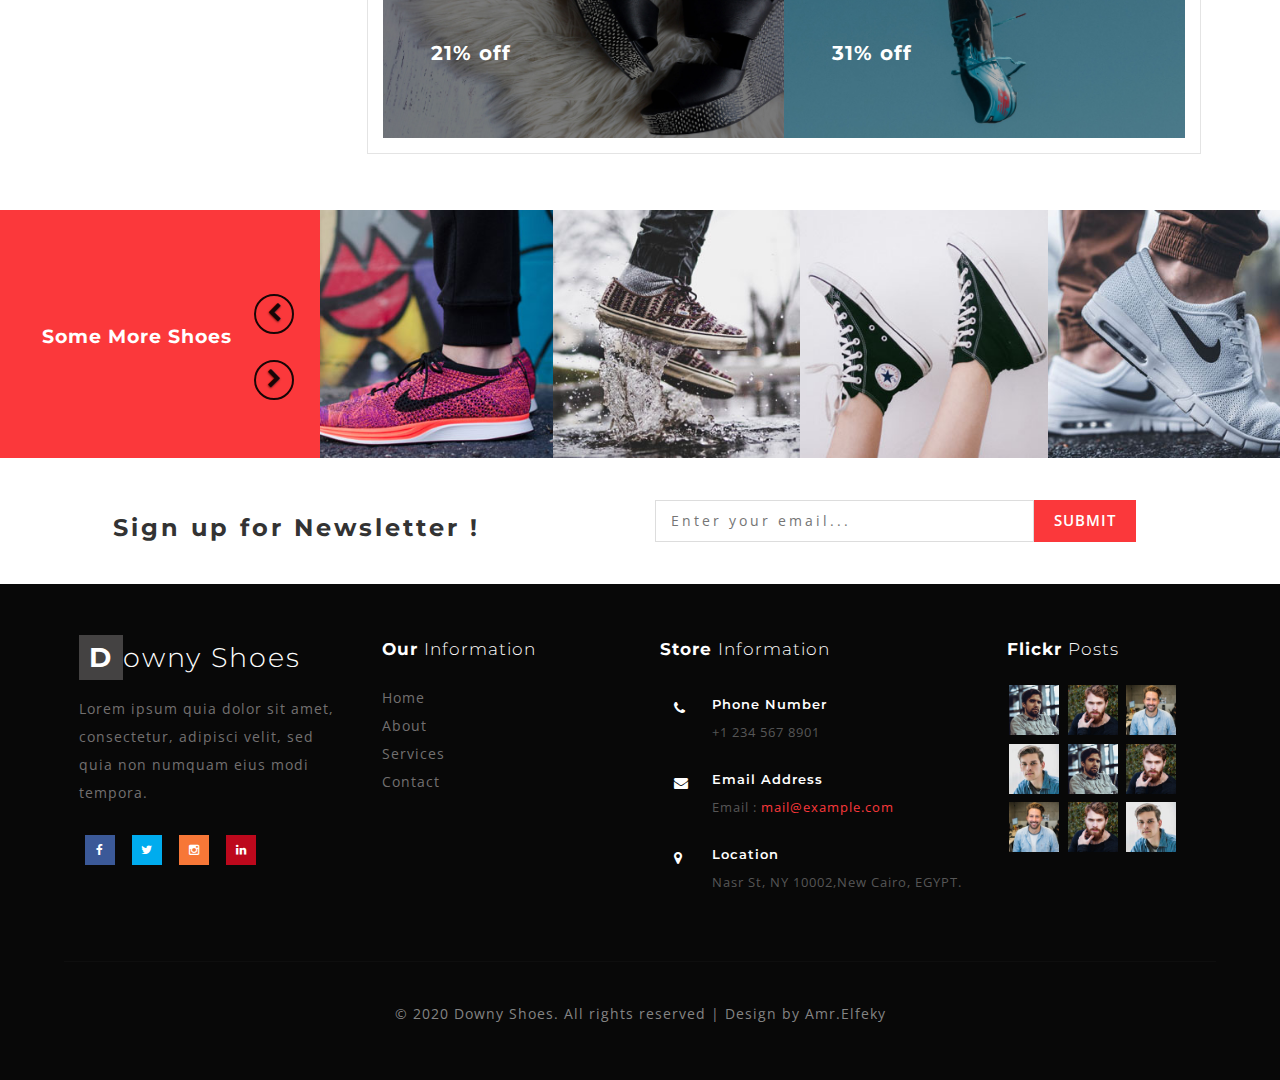
<file: task/shop.html>
<!DOCTYPE html>
<html lang="zxx">

<head>
	<title>Downy Shoes </title>
	<meta name="viewport" content="width=device-width, initial-scale=1">
	<meta http-equiv="Content-Type" content="text/html; charset=utf-8" />
	<meta name="keywords" content="Downy Shoes Responsive web template, Bootstrap Web Templates, Flat Web Templates, Android Compatible web template, 
Smartphone Compatible web template, free webdesigns for Nokia, Samsung, LG, SonyEricsson, Motorola web design" />
	<script type="application/x-javascript">
		addEventListener("load", function () {
			setTimeout(hideURLbar, 0);
		}, false);

		function hideURLbar() {
			window.scrollTo(0, 1);
		}
	</script>
	<!-- //custom-theme -->
	<link href="css/bootstrap.css" rel="stylesheet" type="text/css" media="all" />
	<link rel="stylesheet" href="css/shop.css" type="text/css" media="screen" property="" />
	<link href="css/style7.css" rel="stylesheet" type="text/css" media="all" />
	<!-- Owl-carousel-CSS -->
	<link rel="stylesheet" type="text/css" href="css/jquery-ui1.css">
	<link href="css/style.css" rel="stylesheet" type="text/css" media="all" />
	<!-- font-awesome-icons -->
	<link href="css/font-awesome.css" rel="stylesheet">
	<!-- //font-awesome-icons -->
	<link href="//fonts.googleapis.com/css?family=Montserrat:100i,200,200i,300,300i,400,400i,500,500i,600,600i,700,700i,800"
	    rel="stylesheet">
	<link href="//fonts.googleapis.com/css?family=Open+Sans:300,300i,400,400i,600,600i,700,700i,800" rel="stylesheet">
</head>

<body>
	<!-- banner -->
<div class="banner_top innerpage" id="home">
		<div class="wrapper_top">
			<div class="header_agileits">
				<div class="logo inner_page_log">
					<h1><a class="navbar-brand" href="index.html"><span>Downy</span> <i>Shoes</i></a></h1>
				</div>
				<div class="overlay overlay-contentpush">
					<button type="button" class="overlay-close"><i class="fa fa-times" aria-hidden="true"></i></button>

					<nav>
						<ul>
							<li><a href="index.html" class="active">Home</a></li>
							<li><a href="about.html">About</a></li>
							<li><a href="shop.html">Shop Now</a></li>
							<li><a href="contact.html">Contact</a></li>
						</ul>
					</nav>
				</div>
				<div class="mobile-nav-button">
					<button id="trigger-overlay" type="button"><i class="fa fa-bars" aria-hidden="true"></i></button>
				</div>
				<!-- cart details -->
				<div class="top_nav_right">
					<div class="shoecart shoecart2 cart cart box_1">
						<form action="#" method="post" class="last">
							<input type="hidden" name="cmd" value="_cart">
							<input type="hidden" name="display" value="1">
							<button class="top_shoe_cart" type="submit" name="submit" value=""><i class="fa fa-cart-arrow-down" aria-hidden="true"></i></button>
						</form>
					</div>
				</div>
			</div>
		</div>
		<!-- //cart details -->
		<!-- search -->
		<div class="search_w3ls_agileinfo">
			<div class="cd-main-header">
				<ul class="cd-header-buttons">
					<li><a class="cd-search-trigger" href="#cd-search"> <span></span></a></li>
				</ul>
			</div>
			<div id="cd-search" class="cd-search">
				<form action="#" method="post">
					<input name="Search" type="search" placeholder="Click enter after typing...">
				</form>
			</div>
		</div>
		<!-- //search -->
		<div class="clearfix"></div>
		<!-- /banner_inner -->
		<div class="services-breadcrumb_w3ls_agileinfo">
			<div class="inner_breadcrumb_agileits_w3">

				<ul class="short">
					<li><a href="index.html">Home</a><i>|</i></li>
					<li>Shop</li>
				</ul>
			</div>
		</div>
		<!-- //banner_inner -->
	</div>

	<!-- //banner -->
	<!-- top Products -->
	<div class="ads-grid_shop">
		<div class="shop_inner_inf">
			<!-- tittle heading -->

			<!-- //tittle heading -->
			<!-- product left -->
			<div class="side-bar col-md-3">
				<div class="search-hotel">
					<h3 class="agileits-sear-head">Search Here..</h3>
					<form action="#" method="post">
						<input type="search" placeholder="Product name..." name="search" required>
						<input type="submit" value=" ">
					</form>
				</div>
				<!-- price range -->
				<div class="range">
					<h3 class="agileits-sear-head">Price range</h3>
					<ul class="dropdown-menu6">
						<li>

							<div id="slider-range"></div>
							<input type="text" id="amount" style="border: 0; color: #ffffff; font-weight: normal;" />
						</li>
					</ul>
				</div>
				<!-- //price range -->
				<!--preference -->
				<div class="left-side">
					<h3 class="agileits-sear-head">Occasion</h3>
					<ul>
						<li>
							<input type="checkbox" class="checked">
							<span class="span">Casuals</span>
						</li>
						<li>
							<input type="checkbox" class="checked">
							<span class="span">Party</span>
						</li>
						<li>
							<input type="checkbox" class="checked">
							<span class="span">Wedding</span>
						</li>
						<li>
							<input type="checkbox" class="checked">
							<span class="span">Ethnic</span>
						</li>
					</ul>
				</div>
				<!-- // preference -->
				<!-- discounts -->
				<div class="left-side">
					<h3 class="agileits-sear-head">Discount</h3>
					<ul>
						<li>
							<input type="checkbox" class="checked">
							<span class="span">5% or More</span>
						</li>
						<li>
							<input type="checkbox" class="checked">
							<span class="span">10% or More</span>
						</li>
						<li>
							<input type="checkbox" class="checked">
							<span class="span">20% or More</span>
						</li>
						<li>
							<input type="checkbox" class="checked">
							<span class="span">30% or More</span>
						</li>
						<li>
							<input type="checkbox" class="checked">
							<span class="span">50% or More</span>
						</li>
						<li>
							<input type="checkbox" class="checked">
							<span class="span">60% or More</span>
						</li>
					</ul>
				</div>
				<!-- //discounts -->
				<!-- reviews -->
				<div class="customer-rev left-side">
					<h3 class="agileits-sear-head">Customer Review</h3>
					<ul>
						<li>
							<a href="#">
								<i class="fa fa-star" aria-hidden="true"></i>
								<i class="fa fa-star" aria-hidden="true"></i>
								<i class="fa fa-star" aria-hidden="true"></i>
								<i class="fa fa-star" aria-hidden="true"></i>
								<i class="fa fa-star" aria-hidden="true"></i>
								<span>5.0</span>
							</a>
						</li>
						<li>
							<a href="#">
								<i class="fa fa-star" aria-hidden="true"></i>
								<i class="fa fa-star" aria-hidden="true"></i>
								<i class="fa fa-star" aria-hidden="true"></i>
								<i class="fa fa-star" aria-hidden="true"></i>
								<i class="fa fa-star-o" aria-hidden="true"></i>
								<span>4.0</span>
							</a>
						</li>
						<li>
							<a href="#">
								<i class="fa fa-star" aria-hidden="true"></i>
								<i class="fa fa-star" aria-hidden="true"></i>
								<i class="fa fa-star" aria-hidden="true"></i>
								<i class="fa fa-star-half-o" aria-hidden="true"></i>
								<i class="fa fa-star-o" aria-hidden="true"></i>
								<span>3.5</span>
							</a>
						</li>
						<li>
							<a href="#">
								<i class="fa fa-star" aria-hidden="true"></i>
								<i class="fa fa-star" aria-hidden="true"></i>
								<i class="fa fa-star" aria-hidden="true"></i>
								<i class="fa fa-star-o" aria-hidden="true"></i>
								<i class="fa fa-star-o" aria-hidden="true"></i>
								<span>3.0</span>
							</a>
						</li>
						<li>
							<a href="#">
								<i class="fa fa-star" aria-hidden="true"></i>
								<i class="fa fa-star" aria-hidden="true"></i>
								<i class="fa fa-star-half-o" aria-hidden="true"></i>
								<i class="fa fa-star-o" aria-hidden="true"></i>
								<i class="fa fa-star-o" aria-hidden="true"></i>
								<span>2.5</span>
							</a>
						</li>
					</ul>
				</div>
				<!-- //reviews -->
				<!-- deals -->
				<div class="deal-leftmk left-side">
					<h3 class="agileits-sear-head">Special Deals</h3>
					<div class="special-sec1">
						<div class="col-xs-4 img-deals">
							<img src="images/s4.jpg" alt="">
						</div>
						<div class="col-xs-8 img-deal1">
							<h3>Shuberry Heels</h3>
							<a href="single.html">$180.00</a>
						</div>
						<div class="clearfix"></div>
					</div>
					<div class="special-sec1">
						<div class="col-xs-4 img-deals">
							<img src="images/s2.jpg" alt="">
						</div>
						<div class="col-xs-8 img-deal1">
							<h3>Chikku Loafers</h3>
							<a href="single.html">$99.00</a>
						</div>
						<div class="clearfix"></div>
					</div>
					<div class="special-sec1">
						<div class="col-xs-4 img-deals">
							<img src="images/s1.jpg" alt="">
						</div>
						<div class="col-xs-8 img-deal1">
							<h3>Bella Toes</h3>
							<a href="single.html">$165.00</a>
						</div>
						<div class="clearfix"></div>
					</div>
					<div class="special-sec1">
						<div class="col-xs-4 img-deals">
							<img src="images/s5.jpg" alt="">
						</div>
						<div class="col-xs-8 img-deal1">
							<h3>Red Bellies</h3>
							<a href="single.html">$225.00</a>
						</div>
						<div class="clearfix"></div>
					</div>
					<div class="special-sec1">
						<div class="col-xs-4 img-deals">
							<img src="images/s3.jpg" alt="">
						</div>
						<div class="col-xs-8 img-deal1">
							<h3>(SRV) Sneakers</h3>
							<a href="single.html">$169.00</a>
						</div>
						<div class="clearfix"></div>
					</div>
				</div>
				<!-- //deals -->

			</div>
			<!-- //product left -->
			<!-- product right -->
			<div class="left-ads-display col-md-9">
				<div class="wrapper_top_shop">
					<div class="col-md-6 shop_left">
						<img src="images/banner3.jpg" alt="">
						<h6>40% off</h6>
					</div>
					<div class="col-md-6 shop_right">
						<img src="images/banner2.jpg" alt="">
						<h6>50% off</h6>
					</div>
					<div class="clearfix"></div>
					<!-- product-sec1 -->
					<div class="product-sec1">
						<!--/mens-->
						<div class="col-md-4 product-men">
							<div class="product-shoe-info shoe">
								<div class="men-pro-item">
									<div class="men-thumb-item">
										<img src="images/s1.jpg" alt="">
										<div class="men-cart-pro">
											<div class="inner-men-cart-pro">
												<a href="single.html" class="link-product-add-cart">Quick View</a>
											</div>
										</div>
										<span class="product-new-top">New</span>
									</div>
									<div class="item-info-product">
										<h4>
											<a href="single.html">Bella Toes </a>
										</h4>
										<div class="info-product-price">
											<div class="grid_meta">
												<div class="product_price">
													<div class="grid-price ">
														<span class="money ">$675.00</span>
													</div>
												</div>
												<ul class="stars">
													<li><a href="#"><i class="fa fa-star" aria-hidden="true"></i></a></li>
													<li><a href="#"><i class="fa fa-star" aria-hidden="true"></i></a></li>
													<li><a href="#"><i class="fa fa-star" aria-hidden="true"></i></a></li>
													<li><a href="#"><i class="fa fa-star-half-o" aria-hidden="true"></i></a></li>
													<li><a href="#"><i class="fa fa-star-o" aria-hidden="true"></i></a></li>
												</ul>
											</div>
											<div class="shoe single-item hvr-outline-out">
												<form action="#" method="post">
													<input type="hidden" name="cmd" value="_cart">
													<input type="hidden" name="add" value="1">
													<input type="hidden" name="shoe_item" value="Bella Toes">
													<input type="hidden" name="amount" value="675.00">
													<button type="submit" class="shoe-cart pshoe-cart"><i class="fa fa-cart-plus" aria-hidden="true"></i></button>

													<a href="#" data-toggle="modal" data-target="#myModal1"></a>
												</form>

											</div>
										</div>
										<div class="clearfix"></div>
									</div>
								</div>
							</div>
						</div>
						<div class="col-md-4 product-men">
							<div class="product-shoe-info shoe">
								<div class="men-pro-item">
									<div class="men-thumb-item">
										<img src="images/s2.jpg" alt="">
										<div class="men-cart-pro">
											<div class="inner-men-cart-pro">
												<a href="single.html" class="link-product-add-cart">Quick View</a>
											</div>
										</div>
										<span class="product-new-top">New</span>
									</div>
									<div class="item-info-product">
										<h4>
											<a href="single.html">Chikku Loafers </a>
										</h4>
										<div class="info-product-price">
											<div class="grid_meta">
												<div class="product_price">
													<div class="grid-price ">
														<span class="money ">$405.00</span>
													</div>
												</div>
												<ul class="stars">
													<li><a href="#"><i class="fa fa-star" aria-hidden="true"></i></a></li>
													<li><a href="#"><i class="fa fa-star" aria-hidden="true"></i></a></li>
													<li><a href="#"><i class="fa fa-star" aria-hidden="true"></i></a></li>
													<li><a href="#"><i class="fa fa-star-half-o" aria-hidden="true"></i></a></li>
													<li><a href="#"><i class="fa fa-star-o" aria-hidden="true"></i></a></li>
												</ul>
											</div>
											<div class="shoe single-item hvr-outline-out">
												<form action="#" method="post">
													<input type="hidden" name="cmd" value="_cart">
													<input type="hidden" name="add" value="1">
													<input type="hidden" name="shoe_item" value="Chikku Loafers">
													<input type="hidden" name="amount" value="405.00">
													<button type="submit" class="shoe-cart pshoe-cart"><i class="fa fa-cart-plus" aria-hidden="true"></i></button>

													<a href="#" data-toggle="modal" data-target="#myModal1"></a>
												</form>

											</div>
										</div>
										<div class="clearfix"></div>
									</div>
								</div>
							</div>
						</div>
						<div class="col-md-4 product-men">
							<div class="product-shoe-info shoe">
								<div class="men-pro-item">
									<div class="men-thumb-item">
										<img src="images/s3.jpg" alt="">
										<div class="men-cart-pro">
											<div class="inner-men-cart-pro">
												<a href="single.html" class="link-product-add-cart">Quick View</a>
											</div>
										</div>
										<span class="product-new-top">New</span>
									</div>
									<div class="item-info-product">
										<h4>
											<a href="single.html">(SRV) Sneakers </a>
										</h4>
										<div class="info-product-price">
											<div class="grid_meta">
												<div class="product_price">
													<div class="grid-price ">
														<span class="money ">$375.00</span>
													</div>
												</div>
												<ul class="stars">
													<li><a href="#"><i class="fa fa-star" aria-hidden="true"></i></a></li>
													<li><a href="#"><i class="fa fa-star" aria-hidden="true"></i></a></li>
													<li><a href="#"><i class="fa fa-star" aria-hidden="true"></i></a></li>
													<li><a href="#"><i class="fa fa-star-half-o" aria-hidden="true"></i></a></li>
													<li><a href="#"><i class="fa fa-star-o" aria-hidden="true"></i></a></li>
												</ul>
											</div>
											<div class="shoe single-item hvr-outline-out">
												<form action="#" method="post">
													<input type="hidden" name="cmd" value="_cart">
													<input type="hidden" name="add" value="1">
													<input type="hidden" name="shoe_item" value="(SRV) Sneakers">
													<input type="hidden" name="amount" value="375.00">
													<button type="submit" class="shoe-cart pshoe-cart"><i class="fa fa-cart-plus" aria-hidden="true"></i></button>

													<a href="#" data-toggle="modal" data-target="#myModal1"></a>
												</form>

											</div>
										</div>
										<div class="clearfix"></div>
									</div>
								</div>
							</div>
						</div>
						<!-- //mens -->
						<!-- /womens -->
						<div class="col-md-4 product-men women_two">
							<div class="product-shoe-info shoe">
								<div class="men-pro-item">
									<div class="men-thumb-item">
										<img src="images/s4.jpg" alt="">
										<div class="men-cart-pro">
											<div class="inner-men-cart-pro">
												<a href="single.html" class="link-product-add-cart">Quick View</a>
											</div>
										</div>
										<span class="product-new-top">New</span>
									</div>
									<div class="item-info-product">
										<h4>
											<a href="single.html">Shuberry Heels </a>
										</h4>
										<div class="info-product-price">
											<div class="grid_meta">
												<div class="product_price">
													<div class="grid-price ">
														<span class="money ">$575.00</span>
													</div>
												</div>
												<ul class="stars">
													<li><a href="#"><i class="fa fa-star" aria-hidden="true"></i></a></li>
													<li><a href="#"><i class="fa fa-star" aria-hidden="true"></i></a></li>
													<li><a href="#"><i class="fa fa-star" aria-hidden="true"></i></a></li>
													<li><a href="#"><i class="fa fa-star" aria-hidden="true"></i></a></li>
													<li><a href="#"><i class="fa fa-star-half-o" aria-hidden="true"></i></a></li>
												</ul>
											</div>
											<div class="shoe single-item hvr-outline-out">
												<form action="#" method="post">
													<input type="hidden" name="cmd" value="_cart">
													<input type="hidden" name="add" value="1">
													<input type="hidden" name="shoe_item" value="Shuberry Heels">
													<input type="hidden" name="amount" value="575.00">
													<button type="submit" class="shoe-cart pshoe-cart"><i class="fa fa-cart-plus" aria-hidden="true"></i></button>

													<a href="#" data-toggle="modal" data-target="#myModal1"></a>
												</form>

											</div>
										</div>
										<div class="clearfix"></div>
									</div>
								</div>
							</div>
						</div>
						<div class="col-md-4 product-men women_two">
							<div class="product-shoe-info shoe">
								<div class="men-pro-item">
									<div class="men-thumb-item">
										<img src="images/s5.jpg" alt="">
										<div class="men-cart-pro">
											<div class="inner-men-cart-pro">
												<a href="single.html" class="link-product-add-cart">Quick View</a>
											</div>
										</div>
										<span class="product-new-top">New</span>
									</div>
									<div class="item-info-product">
										<h4>
											<a href="single.html">Red Bellies </a>
										</h4>
										<div class="info-product-price">
											<div class="grid_meta">
												<div class="product_price">
													<div class="grid-price ">
														<span class="money ">$325.00</span>
													</div>
												</div>
												<ul class="stars">
													<li><a href="#"><i class="fa fa-star" aria-hidden="true"></i></a></li>
													<li><a href="#"><i class="fa fa-star" aria-hidden="true"></i></a></li>
													<li><a href="#"><i class="fa fa-star" aria-hidden="true"></i></a></li>
													<li><a href="#"><i class="fa fa-star-half-o" aria-hidden="true"></i></a></li>
													<li><a href="#"><i class="fa fa-star-o" aria-hidden="true"></i></a></li>
												</ul>
											</div>
											<div class="shoe single-item hvr-outline-out">
												<form action="#" method="post">
													<input type="hidden" name="cmd" value="_cart">
													<input type="hidden" name="add" value="1">
													<input type="hidden" name="shoe_item" value="Red Bellies">
													<input type="hidden" name="amount" value="325.00">
													<button type="submit" class="shoe-cart pshoe-cart"><i class="fa fa-cart-plus" aria-hidden="true"></i></button>

													<a href="#" data-toggle="modal" data-target="#myModal1"></a>
												</form>

											</div>
										</div>
										<div class="clearfix"></div>
									</div>
								</div>
							</div>
						</div>
						<div class="col-md-4 product-men women_two">
							<div class="product-shoe-info shoe">
								<div class="men-pro-item">
									<div class="men-thumb-item">
										<img src="images/s6.jpg" alt="">
										<div class="men-cart-pro">
											<div class="inner-men-cart-pro">
												<a href="single.html" class="link-product-add-cart">Quick View</a>
											</div>
										</div>
										<span class="product-new-top">New</span>
									</div>
									<div class="item-info-product">
										<h4>
											<a href="single.html">Catwalk Flats</a>
										</h4>
										<div class="info-product-price">
											<div class="grid_meta">
												<div class="product_price">
													<div class="grid-price ">
														<span class="money ">$425.00</span>
													</div>
												</div>
												<ul class="stars">
													<li><a href="#"><i class="fa fa-star" aria-hidden="true"></i></a></li>
													<li><a href="#"><i class="fa fa-star" aria-hidden="true"></i></a></li>
													<li><a href="#"><i class="fa fa-star" aria-hidden="true"></i></a></li>
													<li><a href="#"><i class="fa fa-star" aria-hidden="true"></i></a></li>
													<li><a href="#"><i class="fa fa-star-half-o" aria-hidden="true"></i></a></li>
												</ul>
											</div>
											<div class="shoe single-item hvr-outline-out">
												<form action="#" method="post">
													<input type="hidden" name="cmd" value="_cart">
													<input type="hidden" name="add" value="1">
													<input type="hidden" name="shoe_item" value="Catwalk Flats">
													<input type="hidden" name="amount" value="425.00">
													<button type="submit" class="shoe-cart pshoe-cart"><i class="fa fa-cart-plus" aria-hidden="true"></i></button>

													<a href="#" data-toggle="modal" data-target="#myModal1"></a>
												</form>

											</div>
										</div>
										<div class="clearfix"></div>
									</div>
								</div>
							</div>
						</div>
						<!-- //womens -->
						<!-- /mens -->
						<div class="col-md-4 product-men">
							<div class="product-shoe-info shoe">
								<div class="men-pro-item">
									<div class="men-thumb-item">
										<img src="images/s7.jpg" alt="">
										<div class="men-cart-pro">
											<div class="inner-men-cart-pro">
												<a href="single.html" class="link-product-add-cart">Quick View</a>
											</div>
										</div>
										<span class="product-new-top">New</span>
									</div>
									<div class="item-info-product">
										<h4>
											<a href="single.html">Running Shoes</a>
										</h4>
										<div class="info-product-price">
											<div class="grid_meta">
												<div class="product_price">
													<div class="grid-price ">
														<span class="money ">$875.00</span>
													</div>
												</div>
												<ul class="stars">
													<li><a href="#"><i class="fa fa-star" aria-hidden="true"></i></a></li>
													<li><a href="#"><i class="fa fa-star" aria-hidden="true"></i></a></li>
													<li><a href="#"><i class="fa fa-star" aria-hidden="true"></i></a></li>
													<li><a href="#"><i class="fa fa-star" aria-hidden="true"></i></a></li>
													<li><a href="#"><i class="fa fa-star-half-o" aria-hidden="true"></i></a></li>
												</ul>
											</div>
											<div class="shoe single-item hvr-outline-out">
												<form action="#" method="post">
													<input type="hidden" name="cmd" value="_cart">
													<input type="hidden" name="add" value="1">
													<input type="hidden" name="shoe_item" value="Running Shoes">
													<input type="hidden" name="amount" value="875.00">
													<button type="submit" class="shoe-cart pshoe-cart"><i class="fa fa-cart-plus" aria-hidden="true"></i></button>

													<a href="#" data-toggle="modal" data-target="#myModal1"></a>
												</form>

											</div>
										</div>
										<div class="clearfix"></div>
									</div>
								</div>
							</div>
						</div>
						<div class="col-md-4 product-men">
							<div class="product-shoe-info shoe">
								<div class="men-pro-item">
									<div class="men-thumb-item">
										<img src="images/s8.jpg" alt="">
										<div class="men-cart-pro">
											<div class="inner-men-cart-pro">
												<a href="single.html" class="link-product-add-cart">Quick View</a>
											</div>
										</div>
										<span class="product-new-top">New</span>
									</div>
									<div class="item-info-product">
										<h4>
											<a href="single.html">Sukun Casuals</a>
										</h4>
										<div class="info-product-price">
											<div class="grid_meta">
												<div class="product_price">
													<div class="grid-price ">
														<span class="money ">$505.00</span>
													</div>
												</div>
												<ul class="stars">
													<li><a href="#"><i class="fa fa-star" aria-hidden="true"></i></a></li>
													<li><a href="#"><i class="fa fa-star" aria-hidden="true"></i></a></li>
													<li><a href="#"><i class="fa fa-star" aria-hidden="true"></i></a></li>
													<li><a href="#"><i class="fa fa-star" aria-hidden="true"></i></a></li>
													<li><a href="#"><i class="fa fa-star-half-o" aria-hidden="true"></i></a></li>
												</ul>
											</div>
											<div class="shoe single-item hvr-outline-out">
												<form action="#" method="post">
													<input type="hidden" name="cmd" value="_cart">
													<input type="hidden" name="add" value="1">
													<input type="hidden" name="shoe_item" value="Sukun Casuals">
													<input type="hidden" name="amount" value="505.00">
													<button type="submit" class="shoe-cart pshoe-cart"><i class="fa fa-cart-plus" aria-hidden="true"></i></button>

													<a href="#" data-toggle="modal" data-target="#myModal1"></a>
												</form>

											</div>
										</div>
										<div class="clearfix"></div>
									</div>
								</div>
							</div>
						</div>
						<div class="col-md-4 product-men">
							<div class="product-shoe-info shoe">
								<div class="men-pro-item">
									<div class="men-thumb-item">
										<img src="images/s9.jpg" alt="">
										<div class="men-cart-pro">
											<div class="inner-men-cart-pro">
												<a href="single.html" class="link-product-add-cart">Quick View</a>
											</div>
										</div>
										<span class="product-new-top">New</span>
									</div>
									<div class="item-info-product">
										<h4>
											<a href="single.html">Bank Sneakers</a>
										</h4>
										<div class="info-product-price">
											<div class="grid_meta">
												<div class="product_price">
													<div class="grid-price ">
														<span class="money ">$635.00</span>
													</div>
												</div>
												<ul class="stars">
													<li><a href="#"><i class="fa fa-star" aria-hidden="true"></i></a></li>
													<li><a href="#"><i class="fa fa-star" aria-hidden="true"></i></a></li>
													<li><a href="#"><i class="fa fa-star" aria-hidden="true"></i></a></li>
													<li><a href="#"><i class="fa fa-star" aria-hidden="true"></i></a></li>
													<li><a href="#"><i class="fa fa-star-half-o" aria-hidden="true"></i></a></li>
												</ul>
											</div>
											<div class="shoe single-item hvr-outline-out">
												<form action="#" method="post">
													<input type="hidden" name="cmd" value="_cart">
													<input type="hidden" name="add" value="1">
													<input type="hidden" name="shoe_item" value="Bank Sneakers">
													<input type="hidden" name="amount" value="635.00">
													<button type="submit" class="shoe-cart pshoe-cart"><i class="fa fa-cart-plus" aria-hidden="true"></i></button>

													<a href="#" data-toggle="modal" data-target="#myModal1"></a>
												</form>

											</div>
										</div>
										<div class="clearfix"></div>
									</div>
								</div>
							</div>
						</div>
						<!-- //mens -->
						<div class="clearfix"></div>

					</div>

					<!-- //product-sec1 -->
					<div class="col-md-6 shop_left shp">
						<img src="images/banner4.jpg" alt="">
						<h6>21% off</h6>
					</div>
					<div class="col-md-6 shop_right shp">
						<img src="images/banner1.jpg" alt="">
						<h6>31% off</h6>
					</div>
					<div class="clearfix"></div>
				</div>
			</div>
			<div class="clearfix"></div>
		</div>
	</div>
	<!-- //top products -->
	<div class="mid_slider_w3lsagile">
		<div class="col-md-3 mid_slider_text">
			<h5>Some More Shoes</h5>
		</div>
		<div class="col-md-9 mid_slider_info">
			<div id="myCarousel" class="carousel slide" data-ride="carousel">
				<!-- Indicators -->
				<ol class="carousel-indicators">
					<li data-target="#myCarousel" data-slide-to="0" class=""></li>
					<li data-target="#myCarousel" data-slide-to="1" class="active"></li>
					<li data-target="#myCarousel" data-slide-to="2" class=""></li>
					<li data-target="#myCarousel" data-slide-to="3" class=""></li>
				</ol>
				<div class="carousel-inner" role="listbox">
					<div class="item">
						<div class="row">
							<div class="col-md-3 col-sm-3 col-xs-3 slidering">
								<div class="thumbnail"><img src="images/g1.jpg" alt="Image" style="max-width:100%;"></div>
							</div>
							<div class="col-md-3 col-sm-3 col-xs-3 slidering">
								<div class="thumbnail"><img src="images/g2.jpg" alt="Image" style="max-width:100%;"></div>
							</div>
							<div class="col-md-3 col-sm-3 col-xs-3 slidering">
								<div class="thumbnail"><img src="images/g3.jpg" alt="Image" style="max-width:100%;"></div>
							</div>
							<div class="col-md-3 col-sm-3 col-xs-3 slidering">
								<div class="thumbnail"><img src="images/g4.jpg" alt="Image" style="max-width:100%;"></div>
							</div>
						</div>
					</div>
					<div class="item active">
						<div class="row">
							<div class="col-md-3 col-sm-3 col-xs-3 slidering">
								<div class="thumbnail"><img src="images/g5.jpg" alt="Image" style="max-width:100%;"></div>
							</div>
							<div class="col-md-3 col-sm-3 col-xs-3 slidering">
								<div class="thumbnail"><img src="images/g6.jpg" alt="Image" style="max-width:100%;"></div>
							</div>
							<div class="col-md-3 col-sm-3 col-xs-3 slidering">
								<div class="thumbnail"><img src="images/g2.jpg" alt="Image" style="max-width:100%;"></div>
							</div>
							<div class="col-md-3 col-sm-3 col-xs-3 slidering">
								<div class="thumbnail"><img src="images/g1.jpg" alt="Image" style="max-width:100%;"></div>
							</div>
						</div>
					</div>
					<div class="item">
						<div class="row">
							<div class="col-md-3 col-sm-3 col-xs-3 slidering">
								<div class="thumbnail"><img src="images/g1.jpg" alt="Image" style="max-width:100%;"></div>
							</div>
							<div class="col-md-3 col-sm-3 col-xs-3 slidering">
								<div class="thumbnail"><img src="images/g2.jpg" alt="Image" style="max-width:100%;"></div>
							</div>
							<div class="col-md-3 col-sm-3 col-xs-3 slidering">
								<div class="thumbnail"><img src="images/g3.jpg" alt="Image" style="max-width:100%;"></div>
							</div>
							<div class="col-md-3 col-sm-3 col-xs-3 slidering">
								<div class="thumbnail"><img src="images/g4.jpg" alt="Image" style="max-width:100%;"></div>
							</div>
						</div>
					</div>
					<div class="item">
						<div class="row">
							<div class="col-md-3 col-sm-3 col-xs-3 slidering">
								<div class="thumbnail"><img src="images/g1.jpg" alt="Image" style="max-width:100%;"></div>
							</div>
							<div class="col-md-3 col-sm-3 col-xs-3 slidering">
								<div class="thumbnail"><img src="images/g2.jpg" alt="Image" style="max-width:100%;"></div>
							</div>
							<div class="col-md-3 col-sm-3 col-xs-3 slidering">
								<div class="thumbnail"><img src="images/g3.jpg" alt="Image" style="max-width:100%;"></div>
							</div>
							<div class="col-md-3 col-sm-3 col-xs-3 slidering">
								<div class="thumbnail"><img src="images/g4.jpg" alt="Image" style="max-width:100%;"></div>
							</div>
						</div>
					</div>
				</div>
				<a class="left carousel-control" href="#myCarousel" role="button" data-slide="prev">
			<span class="fa fa-chevron-left" aria-hidden="true"></span>
			<span class="sr-only">Previous</span>
		</a>
				<a class="right carousel-control" href="#myCarousel" role="button" data-slide="next">
			<span class="fa fa-chevron-right" aria-hidden="true"></span>
			<span class="sr-only">Next</span>
		</a>
				<!-- The Modal -->

			</div>
		</div>

		<div class="clearfix"> </div>
	</div>
	<!-- /newsletter-->
	<div class="newsletter_w3layouts_agile">
		<div class="col-sm-6 newsleft">
			<h3>Sign up for Newsletter !</h3>
		</div>
		<div class="col-sm-6 newsright">
			<form action="#" method="post">
				<input type="email" placeholder="Enter your email..." name="email" required>
				<input type="submit" value="Submit">
			</form>
		</div>

		<div class="clearfix"></div>
	</div>
	<!-- //newsletter-->
	<!-- footer -->
	<div class="footer_agileinfo_w3">
		<div class="footer_inner_info_w3ls_agileits">
			<div class="col-md-3 footer-left">
				<h2><a href="index.html"><span>D</span>owny Shoes </a></h2>
				<p>Lorem ipsum quia dolor sit amet, consectetur, adipisci velit, sed quia non numquam eius modi tempora.</p>
				<ul class="social-nav model-3d-0 footer-social social two">
					<li>
						<a href="#" class="facebook">
							<div class="front"><i class="fa fa-facebook" aria-hidden="true"></i></div>
							<div class="back"><i class="fa fa-facebook" aria-hidden="true"></i></div>
						</a>
					</li>
					<li>
						<a href="#" class="twitter">
							<div class="front"><i class="fa fa-twitter" aria-hidden="true"></i></div>
							<div class="back"><i class="fa fa-twitter" aria-hidden="true"></i></div>
						</a>
					</li>
					<li>
						<a href="#" class="instagram">
							<div class="front"><i class="fa fa-instagram" aria-hidden="true"></i></div>
							<div class="back"><i class="fa fa-instagram" aria-hidden="true"></i></div>
						</a>
					</li>
					<li>
						<a href="#" class="pinterest">
							<div class="front"><i class="fa fa-linkedin" aria-hidden="true"></i></div>
							<div class="back"><i class="fa fa-linkedin" aria-hidden="true"></i></div>
						</a>
					</li>
				</ul>
			</div>
			<div class="col-md-9 footer-right">
				<div class="sign-grds">
					<div class="col-md-4 sign-gd">
						<h4>Our <span>Information</span> </h4>
						<ul>
							<li><a href="index.html">Home</a></li>
							<li><a href="about.html">About</a></li>
							<li><a href="404.html">Services</a></li>
							<li><a href="contact.html">Contact</a></li>
						</ul>
					</div>

					<div class="col-md-5 sign-gd-two">
						<h4>Store <span>Information</span></h4>
						<div class="address">
							<div class="address-grid">
								<div class="address-left">
									<i class="fa fa-phone" aria-hidden="true"></i>
								</div>
								<div class="address-right">
									<h6>Phone Number</h6>
									<p>+1 234 567 8901</p>
								</div>
								<div class="clearfix"> </div>
							</div>
							<div class="address-grid">
								<div class="address-left">
									<i class="fa fa-envelope" aria-hidden="true"></i>
								</div>
								<div class="address-right">
									<h6>Email Address</h6>
									<p>Email :<a href="mailto:example@email.com"> mail@example.com</a></p>
								</div>
								<div class="clearfix"> </div>
							</div>
							<div class="address-grid">
								<div class="address-left">
									<i class="fa fa-map-marker" aria-hidden="true"></i>
								</div>
								<div class="address-right">
									<h6>Location</h6>
									<p>Nasr St, NY 10002,New Cairo, EGYPT.

									</p>
								</div>
								<div class="clearfix"> </div>
							</div>
						</div>
					</div>
					<div class="col-md-3 sign-gd flickr-post">
						<h4>Flickr <span>Posts</span></h4>
						<ul>
							<li><a href="single.html"><img src="images/t1.jpg" alt=" " class="img-responsive" /></a></li>
							<li><a href="single.html"><img src="images/t2.jpg" alt=" " class="img-responsive" /></a></li>
							<li><a href="single.html"><img src="images/t3.jpg" alt=" " class="img-responsive" /></a></li>
							<li><a href="single.html"><img src="images/t4.jpg" alt=" " class="img-responsive" /></a></li>
							<li><a href="single.html"><img src="images/t1.jpg" alt=" " class="img-responsive" /></a></li>
							<li><a href="single.html"><img src="images/t2.jpg" alt=" " class="img-responsive" /></a></li>
							<li><a href="single.html"><img src="images/t3.jpg" alt=" " class="img-responsive" /></a></li>
							<li><a href="single.html"><img src="images/t2.jpg" alt=" " class="img-responsive" /></a></li>
							<li><a href="single.html"><img src="images/t4.jpg" alt=" " class="img-responsive" /></a></li>
						</ul>
					</div>
					<div class="clearfix"></div>
				</div>
			</div>
			<div class="clearfix"></div>

			<p class="copy-right-w3ls-agileits">&copy 2020 Downy Shoes. All rights reserved | Design by Amr.Elfeky</p>
		</div>
	</div>
	</div>
	<!-- //footer -->
<a href="#home" id="toTop" class="scroll" style="display: block;"> <span id="toTopHover" style="opacity: 1;"> </span></a>
	<!-- js -->
	<script type="text/javascript" src="js/jquery-2.1.4.min.js"></script>
	<!-- //js -->
	<!-- cart-js -->
	<script src="js/minicart.js"></script>
	<script>
		shoe.render();

		shoe.cart.on('shoe_checkout', function (evt) {
			var items, len, i;

			if (this.subtotal() > 0) {
				items = this.items();

				for (i = 0, len = items.length; i < len; i++) {}
			}
		});
	</script>
	<!-- //cart-js -->
	<!-- /nav -->
	<script src="js/modernizr-2.6.2.min.js"></script>
	<script src="js/classie.js"></script>
	<script src="js/demo1.js"></script>
	<!-- //nav -->
	<!--search-bar-->
	<script src="js/search.js"></script>
	<!--//search-bar-->
	<!-- price range (top products) -->
	<script src="js/jquery-ui.js"></script>
	<script>
		//<![CDATA[ 
		$(window).load(function () {
			$("#slider-range").slider({
				range: true,
				min: 0,
				max: 9000,
				values: [50, 6000],
				slide: function (event, ui) {
					$("#amount").val("$" + ui.values[0] + " - $" + ui.values[1]);
				}
			});
			$("#amount").val("$" + $("#slider-range").slider("values", 0) + " - $" + $("#slider-range").slider("values", 1));

		}); //]]>
	</script>
	<!-- //price range (top products) -->

	<!-- start-smoth-scrolling -->
	<script type="text/javascript" src="js/move-top.js"></script>
	<script type="text/javascript" src="js/easing.js"></script>
	<script type="text/javascript">
		jQuery(document).ready(function ($) {
			$(".scroll").click(function (event) {
				event.preventDefault();
				$('html,body').animate({
					scrollTop: $(this.hash).offset().top
				}, 1000);
			});
		});
	</script>
	<!-- //end-smoth-scrolling -->
	<script type="text/javascript" src="js/bootstrap-3.1.1.min.js"></script>


</body>

</html>
</file>
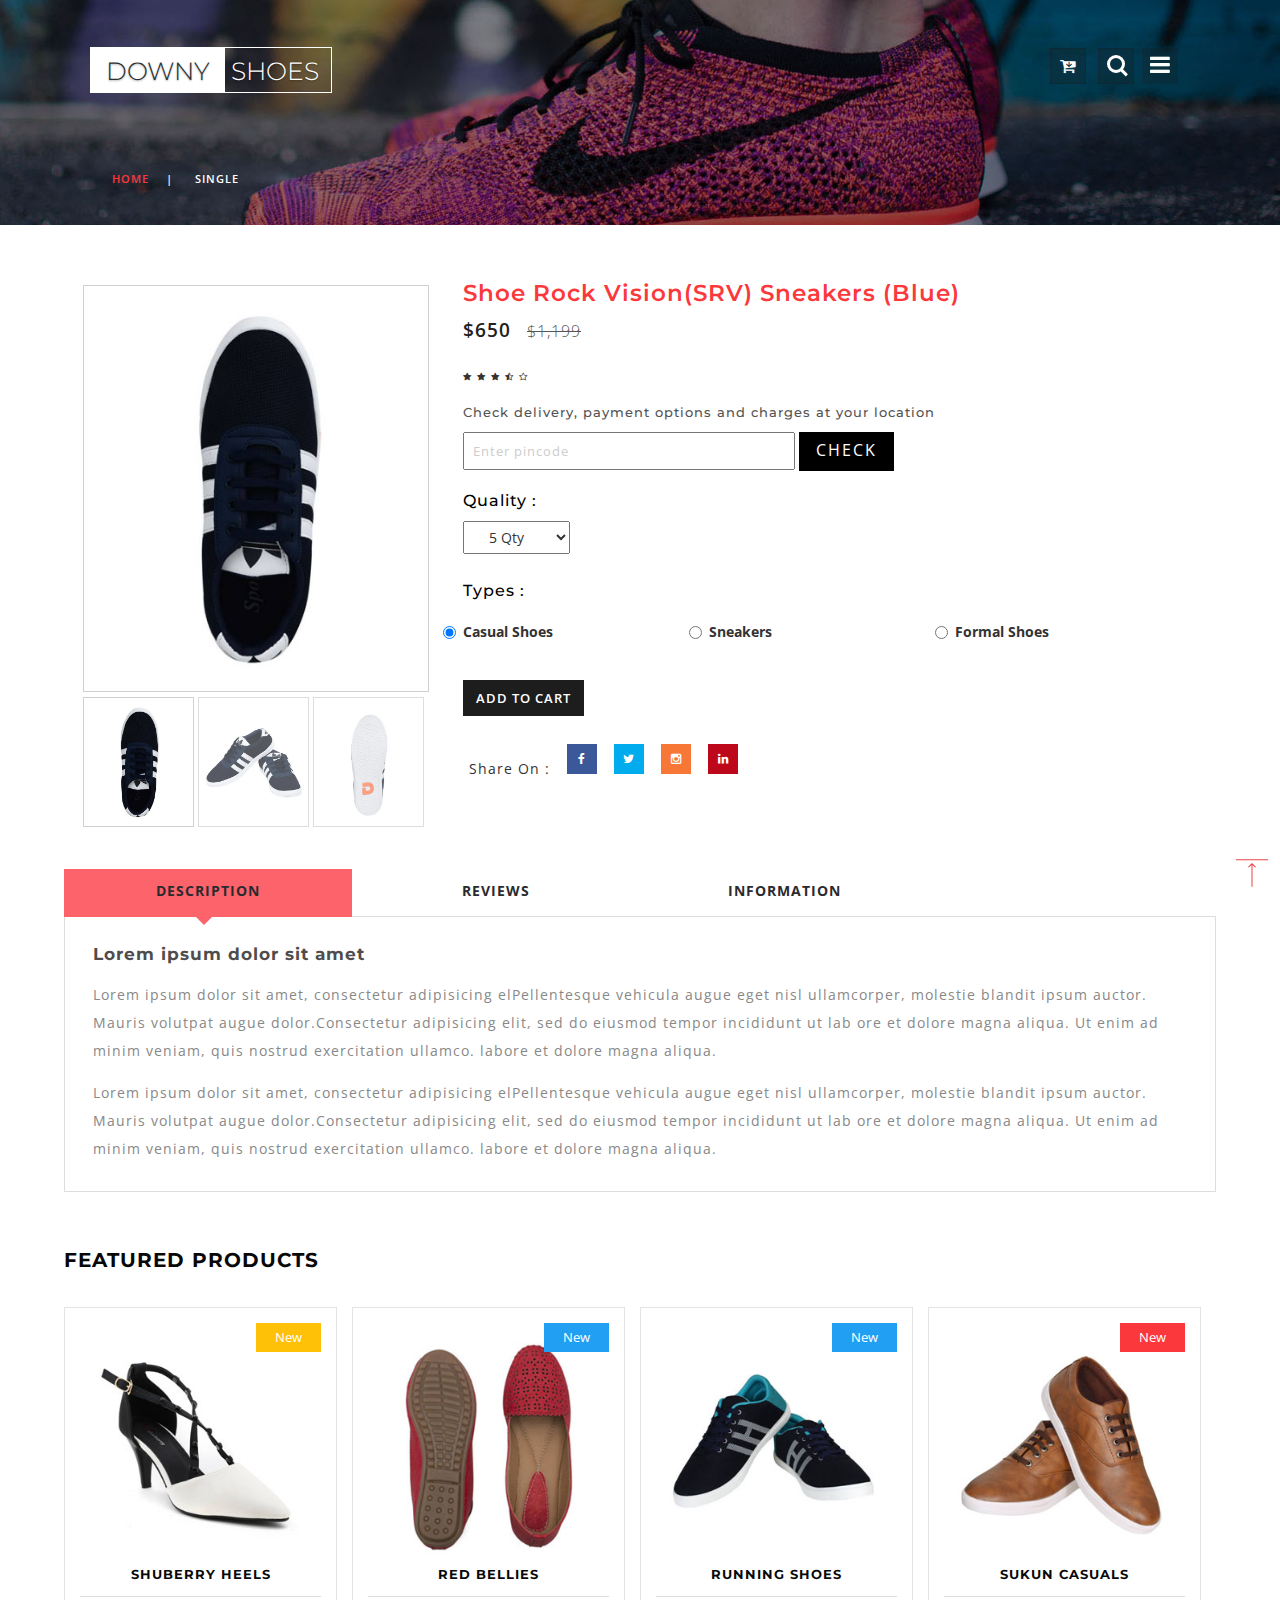
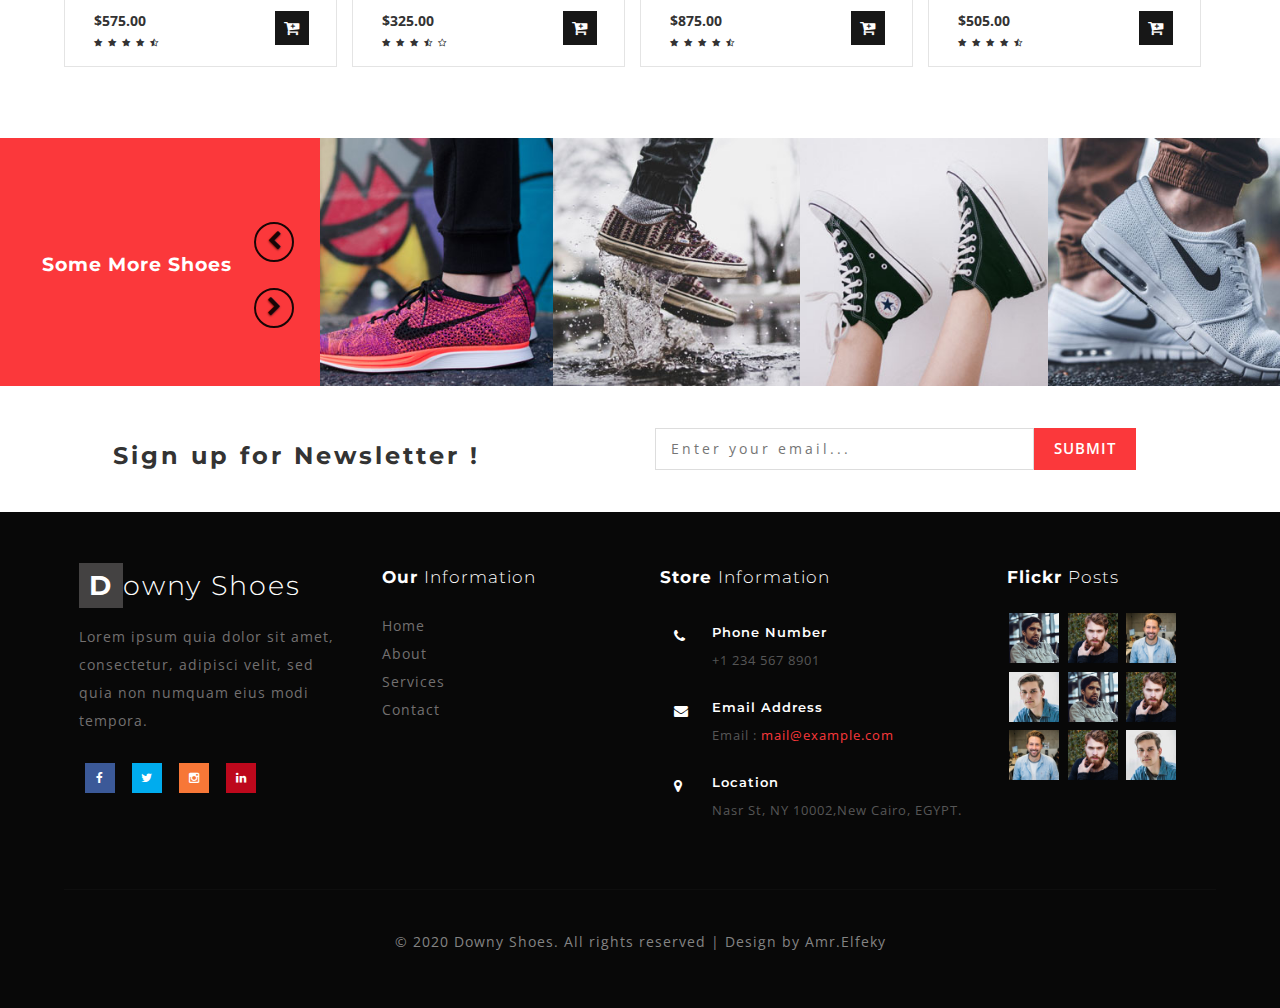
<file: task/single.html>
<!DOCTYPE html>
<html lang="zxx">

<head>
	<title>Downy Shoes </title>
	<meta name="viewport" content="width=device-width, initial-scale=1">
	<meta http-equiv="Content-Type" content="text/html; charset=utf-8" />
	<meta name="keywords" content="Downy Shoes Responsive web template, Bootstrap Web Templates, Flat Web Templates, Android Compatible web template, 
Smartphone Compatible web template, free webdesigns for Nokia, Samsung, LG, SonyEricsson, Motorola web design" />
	<script type="application/x-javascript">
		addEventListener("load", function () {
			setTimeout(hideURLbar, 0);
		}, false);

		function hideURLbar() {
			window.scrollTo(0, 1);
		}
	</script>
	<!-- //custom-theme -->
	<link href="css/bootstrap.css" rel="stylesheet" type="text/css" media="all" />
	<link rel="stylesheet" href="css/shop.css" type="text/css" media="screen" property="" />
	<link href="css/style7.css" rel="stylesheet" type="text/css" media="all" />
	<link rel="stylesheet" href="css/flexslider.css" type="text/css" media="screen" />
	<link href="css/easy-responsive-tabs.css" rel='stylesheet' type='text/css' />
	<!-- Owl-carousel-CSS -->
	<link rel="stylesheet" type="text/css" href="css/jquery-ui1.css">
	<link href="css/style.css" rel="stylesheet" type="text/css" media="all" />
	<!-- font-awesome-icons -->
	<link href="css/font-awesome.css" rel="stylesheet">
	<!-- //font-awesome-icons -->
	<link href="//fonts.googleapis.com/css?family=Montserrat:100i,200,200i,300,300i,400,400i,500,500i,600,600i,700,700i,800"
	    rel="stylesheet">
	<link href="//fonts.googleapis.com/css?family=Open+Sans:300,300i,400,400i,600,600i,700,700i,800" rel="stylesheet">
</head>

<body>
	<!-- banner -->
	<div class="banner_top innerpage" id="home">
		<div class="wrapper_top">
			<div class="header_agileits">
				<div class="logo inner_page_log">
					<h1><a class="navbar-brand" href="index.html"><span>Downy</span> <i>Shoes</i></a></h1>
				</div>
				<div class="overlay overlay-contentpush">
					<button type="button" class="overlay-close"><i class="fa fa-times" aria-hidden="true"></i></button>

					<nav>
						<ul>
							<li><a href="index.html" class="active">Home</a></li>
							<li><a href="about.html">About</a></li>
							<li><a href="shop.html">Shop Now</a></li>
							<li><a href="contact.html">Contact</a></li>
						</ul>
					</nav>
				</div>
				<div class="mobile-nav-button">
					<button id="trigger-overlay" type="button"><i class="fa fa-bars" aria-hidden="true"></i></button>
				</div>
				<!-- cart details -->
				<div class="top_nav_right">
					<div class="shoecart shoecart2 cart cart box_1">
						<form action="#" method="post" class="last">
							<input type="hidden" name="cmd" value="_cart">
							<input type="hidden" name="display" value="1">
							<button class="top_shoe_cart" type="submit" name="submit" value=""><i class="fa fa-cart-arrow-down" aria-hidden="true"></i></button>
						</form>
					</div>
				</div>
			</div>
		</div>
		<!-- //cart details -->
		<!-- search -->
		<div class="search_w3ls_agileinfo">
			<div class="cd-main-header">
				<ul class="cd-header-buttons">
					<li><a class="cd-search-trigger" href="#cd-search"> <span></span></a></li>
				</ul>
			</div>
			<div id="cd-search" class="cd-search">
				<form action="#" method="post">
					<input name="Search" type="search" placeholder="Click enter after typing...">
				</form>
			</div>
		</div>
		<!-- //search -->
		<div class="clearfix"></div>
		<!-- /banner_inner -->
		<div class="services-breadcrumb_w3ls_agileinfo">
			<div class="inner_breadcrumb_agileits_w3">

				<ul class="short">
					<li><a href="index.html">Home</a><i>|</i></li>
					<li>Single</li>
				</ul>
			</div>
		</div>
		<!-- //banner_inner -->
	</div>

	<!-- //banner -->
	<!-- top Products -->
	<div class="ads-grid_shop">
		<div class="shop_inner_inf">
			<div class="col-md-4 single-right-left ">
				<div class="grid images_3_of_2">
					<div class="flexslider">

						<ul class="slides">
							<li data-thumb="images/d2.jpg">
								<div class="thumb-image"> <img src="images/d2.jpg" data-imagezoom="true" class="img-responsive"> </div>
							</li>
							<li data-thumb="images/d1.jpg">
								<div class="thumb-image"> <img src="images/d1.jpg" data-imagezoom="true" class="img-responsive"> </div>
							</li>
							<li data-thumb="images/d3.jpg">
								<div class="thumb-image"> <img src="images/d3.jpg" data-imagezoom="true" class="img-responsive"> </div>
							</li>
						</ul>
						<div class="clearfix"></div>
					</div>
				</div>
			</div>
			<div class="col-md-8 single-right-left simpleCart_shelfItem">
				<h3>Shoe Rock Vision(SRV) Sneakers (Blue)</h3>
				<p><span class="item_price">$650</span>
					<del>$1,199</del>
				</p>
				<div class="rating1">
					<ul class="stars">
						<li><a href="#"><i class="fa fa-star" aria-hidden="true"></i></a></li>
						<li><a href="#"><i class="fa fa-star" aria-hidden="true"></i></a></li>
						<li><a href="#"><i class="fa fa-star" aria-hidden="true"></i></a></li>
						<li><a href="#"><i class="fa fa-star-half-o" aria-hidden="true"></i></a></li>
						<li><a href="#"><i class="fa fa-star-o" aria-hidden="true"></i></a></li>
					</ul>
				</div>
				<div class="description">
					<h5>Check delivery, payment options and charges at your location</h5>
					<form action="#" method="post">
						<input type="text" value="Enter pincode" onfocus="this.value = '';" onblur="if (this.value == '') {this.value = 'Enter pincode';}"
						    required="">
						<input type="submit" value="Check">
					</form>
				</div>
				<div class="color-quality">
					<div class="color-quality-right">
						<h5>Quality :</h5>
						<select id="country1" onchange="change_country(this.value)" class="frm-field required sect">
								<option value="null">5 Qty</option>
								<option value="null">6 Qty</option> 
								<option value="null">7 Qty</option>					
								<option value="null">10 Qty</option>								
							</select>
					</div>
				</div>
				<div class="occasional">
					<h5>Types :</h5>
					<div class="colr ert">
						<label class="radio"><input type="radio" name="radio" checked=""><i></i>Casual Shoes</label>
					</div>
					<div class="colr">
						<label class="radio"><input type="radio" name="radio"><i></i>Sneakers </label>
					</div>
					<div class="colr">
						<label class="radio"><input type="radio" name="radio"><i></i>Formal Shoes</label>
					</div>
					<div class="clearfix"> </div>
				</div>
				<div class="occasion-cart">
					<div class="shoe single-item single_page_b">
						<form action="#" method="post">
							<input type="hidden" name="cmd" value="_cart">
							<input type="hidden" name="add" value="1">
							<input type="hidden" name="shoe_item" value="Chikku Loafers">
							<input type="hidden" name="amount" value="405.00">
							<input type="submit" name="submit" value="Add to cart" class="button add">

							<a href="#" data-toggle="modal" data-target="#myModal1"></a>
						</form>

					</div>

				</div>
				<ul class="social-nav model-3d-0 footer-social social single_page">
					<li class="share">Share On : </li>
					<li>
						<a href="#" class="facebook">
							<div class="front"><i class="fa fa-facebook" aria-hidden="true"></i></div>
							<div class="back"><i class="fa fa-facebook" aria-hidden="true"></i></div>
						</a>
					</li>
					<li>
						<a href="#" class="twitter">
							<div class="front"><i class="fa fa-twitter" aria-hidden="true"></i></div>
							<div class="back"><i class="fa fa-twitter" aria-hidden="true"></i></div>
						</a>
					</li>
					<li>
						<a href="#" class="instagram">
							<div class="front"><i class="fa fa-instagram" aria-hidden="true"></i></div>
							<div class="back"><i class="fa fa-instagram" aria-hidden="true"></i></div>
						</a>
					</li>
					<li>
						<a href="#" class="pinterest">
							<div class="front"><i class="fa fa-linkedin" aria-hidden="true"></i></div>
							<div class="back"><i class="fa fa-linkedin" aria-hidden="true"></i></div>
						</a>
					</li>
				</ul>

			</div>
			<div class="clearfix"> </div>
			<!--/tabs-->
			<div class="responsive_tabs">
				<div id="horizontalTab">
					<ul class="resp-tabs-list">
						<li>Description</li>
						<li>Reviews</li>
						<li>Information</li>
					</ul>
					<div class="resp-tabs-container">
						<!--/tab_one-->
						<div class="tab1">

							<div class="single_page">
								<h6>Lorem ipsum dolor sit amet</h6>
								<p>Lorem ipsum dolor sit amet, consectetur adipisicing elPellentesque vehicula augue eget nisl ullamcorper, molestie
									blandit ipsum auctor. Mauris volutpat augue dolor.Consectetur adipisicing elit, sed do eiusmod tempor incididunt
									ut lab ore et dolore magna aliqua. Ut enim ad minim veniam, quis nostrud exercitation ullamco. labore et dolore
									magna aliqua.</p>
								<p class="para">Lorem ipsum dolor sit amet, consectetur adipisicing elPellentesque vehicula augue eget nisl ullamcorper, molestie
									blandit ipsum auctor. Mauris volutpat augue dolor.Consectetur adipisicing elit, sed do eiusmod tempor incididunt
									ut lab ore et dolore magna aliqua. Ut enim ad minim veniam, quis nostrud exercitation ullamco. labore et dolore
									magna aliqua.</p>
							</div>
						</div>
						<!--//tab_one-->
						<div class="tab2">

							<div class="single_page">
								<div class="bootstrap-tab-text-grids">
									<div class="bootstrap-tab-text-grid">
										<div class="bootstrap-tab-text-grid-left">
											<img src="images/t1.jpg" alt=" " class="img-responsive">
										</div>
										<div class="bootstrap-tab-text-grid-right">
											<ul>
												<li><a href="#">Admin</a></li>
												<li><a href="#"><i class="fa fa-reply-all" aria-hidden="true"></i> Reply</a></li>
											</ul>
											<p>Lorem ipsum dolor sit amet, consectetur adipisicing elPellentesque vehicula augue eget.Ut enim ad minima veniam,
												quis nostrum exercitationem ullam corporis suscipit laboriosam, nisi ut aliquid ex ea commodi consequatur? Quis
												autem vel eum iure reprehenderit.</p>
										</div>
										<div class="clearfix"> </div>
									</div>
									<div class="add-review">
										<h4>add a review</h4>
										<form action="#" method="post">
											<input type="text" name="Name" required>
											<input type="email" name="Email" required>
											<textarea name="Message" required></textarea>
											<input type="submit" value="SEND">
										</form>
									</div>
								</div>

							</div>
						</div>
						<div class="tab3">

							<div class="single_page">
								<h6>Shoe Rock Vision(SRV) Sneakers (Blue)</h6>
								<p>Lorem ipsum dolor sit amet, consectetur adipisicing elPellentesque vehicula augue eget nisl ullamcorper, molestie
									blandit ipsum auctor. Mauris volutpat augue dolor.Consectetur adipisicing elit, sed do eiusmod tempor incididunt
									ut lab ore et dolore magna aliqua. Ut enim ad minim veniam, quis nostrud exercitation ullamco. labore et dolore
									magna aliqua.</p>
								<p class="para">Lorem ipsum dolor sit amet, consectetur adipisicing elPellentesque vehicula augue eget nisl ullamcorper, molestie
									blandit ipsum auctor. Mauris volutpat augue dolor.Consectetur adipisicing elit, sed do eiusmod tempor incididunt
									ut lab ore et dolore magna aliqua. Ut enim ad minim veniam, quis nostrud exercitation ullamco. labore et dolore
									magna aliqua.</p>
							</div>
						</div>
					</div>
				</div>
			</div>
			<!--//tabs-->
			<!-- /new_arrivals -->
			<div class="new_arrivals">
				<h3>Featured Products</h3>
				<!-- /womens -->
				<div class="col-md-3 product-men women_two">
					<div class="product-shoe-info shoe">
						<div class="men-pro-item">
							<div class="men-thumb-item">
								<img src="images/s4.jpg" alt="">
								<div class="men-cart-pro">
									<div class="inner-men-cart-pro">
										<a href="single.html" class="link-product-add-cart">Quick View</a>
									</div>
								</div>
								<span class="product-new-top">New</span>
							</div>
							<div class="item-info-product">
								<h4>
									<a href="single.html">Shuberry Heels </a>
								</h4>
								<div class="info-product-price">
									<div class="grid_meta">
										<div class="product_price">
											<div class="grid-price ">
												<span class="money ">$575.00</span>
											</div>
										</div>
										<ul class="stars">
											<li><a href="#"><i class="fa fa-star" aria-hidden="true"></i></a></li>
											<li><a href="#"><i class="fa fa-star" aria-hidden="true"></i></a></li>
											<li><a href="#"><i class="fa fa-star" aria-hidden="true"></i></a></li>
											<li><a href="#"><i class="fa fa-star" aria-hidden="true"></i></a></li>
											<li><a href="#"><i class="fa fa-star-half-o" aria-hidden="true"></i></a></li>
										</ul>
									</div>
									<div class="shoe single-item hvr-outline-out">
										<form action="#" method="post">
											<input type="hidden" name="cmd" value="_cart">
											<input type="hidden" name="add" value="1">
											<input type="hidden" name="shoe_item" value="Shuberry Heels">
											<input type="hidden" name="amount" value="575.00">
											<button type="submit" class="shoe-cart pshoe-cart"><i class="fa fa-cart-plus" aria-hidden="true"></i></button>

											<a href="#" data-toggle="modal" data-target="#myModal1"></a>
										</form>

									</div>
								</div>
								<div class="clearfix"></div>
							</div>
						</div>
					</div>
				</div>
				<div class="col-md-3 product-men women_two">
					<div class="product-shoe-info shoe">
						<div class="men-pro-item">
							<div class="men-thumb-item">
								<img src="images/s5.jpg" alt="">
								<div class="men-cart-pro">
									<div class="inner-men-cart-pro">
										<a href="single.html" class="link-product-add-cart">Quick View</a>
									</div>
								</div>
								<span class="product-new-top">New</span>
							</div>
							<div class="item-info-product">
								<h4>
									<a href="single.html">Red Bellies </a>
								</h4>
								<div class="info-product-price">
									<div class="grid_meta">
										<div class="product_price">
											<div class="grid-price ">
												<span class="money ">$325.00</span>
											</div>
										</div>
										<ul class="stars">
											<li><a href="#"><i class="fa fa-star" aria-hidden="true"></i></a></li>
											<li><a href="#"><i class="fa fa-star" aria-hidden="true"></i></a></li>
											<li><a href="#"><i class="fa fa-star" aria-hidden="true"></i></a></li>
											<li><a href="#"><i class="fa fa-star-half-o" aria-hidden="true"></i></a></li>
											<li><a href="#"><i class="fa fa-star-o" aria-hidden="true"></i></a></li>
										</ul>
									</div>
									<div class="shoe single-item hvr-outline-out">
										<form action="#" method="post">
											<input type="hidden" name="cmd" value="_cart">
											<input type="hidden" name="add" value="1">
											<input type="hidden" name="shoe_item" value="Red Bellies">
											<input type="hidden" name="amount" value="325.00">
											<button type="submit" class="shoe-cart pshoe-cart"><i class="fa fa-cart-plus" aria-hidden="true"></i></button>

											<a href="#" data-toggle="modal" data-target="#myModal1"></a>
										</form>

									</div>
								</div>
								<div class="clearfix"></div>
							</div>
						</div>
					</div>
				</div>
				<div class="col-md-3 product-men women_two">
					<div class="product-shoe-info shoe">
						<div class="men-pro-item">
							<div class="men-thumb-item">
								<img src="images/s7.jpg" alt="">
								<div class="men-cart-pro">
									<div class="inner-men-cart-pro">
										<a href="single.html" class="link-product-add-cart">Quick View</a>
									</div>
								</div>
								<span class="product-new-top">New</span>
							</div>
							<div class="item-info-product">
								<h4>
									<a href="single.html">Running Shoes</a>
								</h4>
								<div class="info-product-price">
									<div class="grid_meta">
										<div class="product_price">
											<div class="grid-price ">
												<span class="money ">$875.00</span>
											</div>
										</div>
										<ul class="stars">
											<li><a href="#"><i class="fa fa-star" aria-hidden="true"></i></a></li>
											<li><a href="#"><i class="fa fa-star" aria-hidden="true"></i></a></li>
											<li><a href="#"><i class="fa fa-star" aria-hidden="true"></i></a></li>
											<li><a href="#"><i class="fa fa-star" aria-hidden="true"></i></a></li>
											<li><a href="#"><i class="fa fa-star-half-o" aria-hidden="true"></i></a></li>
										</ul>
									</div>
									<div class="shoe single-item hvr-outline-out">
										<form action="#" method="post">
											<input type="hidden" name="cmd" value="_cart">
											<input type="hidden" name="add" value="1">
											<input type="hidden" name="shoe_item" value="Running Shoes">
											<input type="hidden" name="amount" value="875.00">
											<button type="submit" class="shoe-cart pshoe-cart"><i class="fa fa-cart-plus" aria-hidden="true"></i></button>

											<a href="#" data-toggle="modal" data-target="#myModal1"></a>
										</form>

									</div>
								</div>
								<div class="clearfix"></div>
							</div>
						</div>
					</div>
				</div>
				<div class="col-md-3 product-men women_two">
					<div class="product-shoe-info shoe">
						<div class="men-pro-item">
							<div class="men-thumb-item">
								<img src="images/s8.jpg" alt="">
								<div class="men-cart-pro">
									<div class="inner-men-cart-pro">
										<a href="single.html" class="link-product-add-cart">Quick View</a>
									</div>
								</div>
								<span class="product-new-top">New</span>
							</div>
							<div class="item-info-product">
								<h4>
									<a href="single.html">Sukun Casuals</a>
								</h4>
								<div class="info-product-price">
									<div class="grid_meta">
										<div class="product_price">
											<div class="grid-price ">
												<span class="money ">$505.00</span>
											</div>
										</div>
										<ul class="stars">
											<li><a href="#"><i class="fa fa-star" aria-hidden="true"></i></a></li>
											<li><a href="#"><i class="fa fa-star" aria-hidden="true"></i></a></li>
											<li><a href="#"><i class="fa fa-star" aria-hidden="true"></i></a></li>
											<li><a href="#"><i class="fa fa-star" aria-hidden="true"></i></a></li>
											<li><a href="#"><i class="fa fa-star-half-o" aria-hidden="true"></i></a></li>
										</ul>
									</div>
									<div class="shoe single-item hvr-outline-out">
										<form action="#" method="post">
											<input type="hidden" name="cmd" value="_cart">
											<input type="hidden" name="add" value="1">
											<input type="hidden" name="shoe_item" value="Sukun Casuals">
											<input type="hidden" name="amount" value="505.00">
											<button type="submit" class="shoe-cart pshoe-cart"><i class="fa fa-cart-plus" aria-hidden="true"></i></button>

											<a href="#" data-toggle="modal" data-target="#myModal1"></a>
										</form>

									</div>
								</div>
								<div class="clearfix"></div>
							</div>
						</div>
					</div>
				</div>

				<!-- //womens -->
				<div class="clearfix"></div>
			</div>
			<!--//new_arrivals-->


		</div>
	</div>
	<!-- //top products -->
	<div class="mid_slider_w3lsagile">
		<div class="col-md-3 mid_slider_text">
			<h5>Some More Shoes</h5>
		</div>
		<div class="col-md-9 mid_slider_info">
			<div id="myCarousel" class="carousel slide" data-ride="carousel">
				<!-- Indicators -->
				<ol class="carousel-indicators">
					<li data-target="#myCarousel" data-slide-to="0" class=""></li>
					<li data-target="#myCarousel" data-slide-to="1" class="active"></li>
					<li data-target="#myCarousel" data-slide-to="2" class=""></li>
					<li data-target="#myCarousel" data-slide-to="3" class=""></li>
				</ol>
				<div class="carousel-inner" role="listbox">
					<div class="item">
						<div class="row">
							<div class="col-md-3 col-sm-3 col-xs-3 slidering">
								<div class="thumbnail"><img src="images/g1.jpg" alt="Image" style="max-width:100%;"></div>
							</div>
							<div class="col-md-3 col-sm-3 col-xs-3 slidering">
								<div class="thumbnail"><img src="images/g2.jpg" alt="Image" style="max-width:100%;"></div>
							</div>
							<div class="col-md-3 col-sm-3 col-xs-3 slidering">
								<div class="thumbnail"><img src="images/g3.jpg" alt="Image" style="max-width:100%;"></div>
							</div>
							<div class="col-md-3 col-sm-3 col-xs-3 slidering">
								<div class="thumbnail"><img src="images/g4.jpg" alt="Image" style="max-width:100%;"></div>
							</div>
						</div>
					</div>
					<div class="item active">
						<div class="row">
							<div class="col-md-3 col-sm-3 col-xs-3 slidering">
								<div class="thumbnail"><img src="images/g5.jpg" alt="Image" style="max-width:100%;"></div>
							</div>
							<div class="col-md-3 col-sm-3 col-xs-3 slidering">
								<div class="thumbnail"><img src="images/g6.jpg" alt="Image" style="max-width:100%;"></div>
							</div>
							<div class="col-md-3 col-sm-3 col-xs-3 slidering">
								<div class="thumbnail"><img src="images/g2.jpg" alt="Image" style="max-width:100%;"></div>
							</div>
							<div class="col-md-3 col-sm-3 col-xs-3 slidering">
								<div class="thumbnail"><img src="images/g1.jpg" alt="Image" style="max-width:100%;"></div>
							</div>
						</div>
					</div>
					<div class="item">
						<div class="row">
							<div class="col-md-3 col-sm-3 col-xs-3 slidering">
								<div class="thumbnail"><img src="images/g1.jpg" alt="Image" style="max-width:100%;"></div>
							</div>
							<div class="col-md-3 col-sm-3 col-xs-3 slidering">
								<div class="thumbnail"><img src="images/g2.jpg" alt="Image" style="max-width:100%;"></div>
							</div>
							<div class="col-md-3 col-sm-3 col-xs-3 slidering">
								<div class="thumbnail"><img src="images/g3.jpg" alt="Image" style="max-width:100%;"></div>
							</div>
							<div class="col-md-3 col-sm-3 col-xs-3 slidering">
								<div class="thumbnail"><img src="images/g4.jpg" alt="Image" style="max-width:100%;"></div>
							</div>
						</div>
					</div>
					<div class="item">
						<div class="row">
							<div class="col-md-3 col-sm-3 col-xs-3 slidering">
								<div class="thumbnail"><img src="images/g1.jpg" alt="Image" style="max-width:100%;"></div>
							</div>
							<div class="col-md-3 col-sm-3 col-xs-3 slidering">
								<div class="thumbnail"><img src="images/g2.jpg" alt="Image" style="max-width:100%;"></div>
							</div>
							<div class="col-md-3 col-sm-3 col-xs-3 slidering">
								<div class="thumbnail"><img src="images/g3.jpg" alt="Image" style="max-width:100%;"></div>
							</div>
							<div class="col-md-3 col-sm-3 col-xs-3 slidering">
								<div class="thumbnail"><img src="images/g4.jpg" alt="Image" style="max-width:100%;"></div>
							</div>
						</div>
					</div>
				</div>
				<a class="left carousel-control" href="#myCarousel" role="button" data-slide="prev">
			<span class="fa fa-chevron-left" aria-hidden="true"></span>
			<span class="sr-only">Previous</span>
		</a>
				<a class="right carousel-control" href="#myCarousel" role="button" data-slide="next">
			<span class="fa fa-chevron-right" aria-hidden="true"></span>
			<span class="sr-only">Next</span>
		</a>
				<!-- The Modal -->

			</div>
		</div>

		<div class="clearfix"> </div>
	</div>
	<!-- /newsletter-->
	<div class="newsletter_w3layouts_agile">
		<div class="col-sm-6 newsleft">
			<h3>Sign up for Newsletter !</h3>
		</div>
		<div class="col-sm-6 newsright">
			<form action="#" method="post">
				<input type="email" placeholder="Enter your email..." name="email" required>
				<input type="submit" value="Submit">
			</form>
		</div>

		<div class="clearfix"></div>
	</div>
	<!-- //newsletter-->
	<!-- footer -->
	<div class="footer_agileinfo_w3">
		<div class="footer_inner_info_w3ls_agileits">
			<div class="col-md-3 footer-left">
				<h2><a href="index.html"><span>D</span>owny Shoes </a></h2>
				<p>Lorem ipsum quia dolor sit amet, consectetur, adipisci velit, sed quia non numquam eius modi tempora.</p>
				<ul class="social-nav model-3d-0 footer-social social two">
					<li>
						<a href="#" class="facebook">
							<div class="front"><i class="fa fa-facebook" aria-hidden="true"></i></div>
							<div class="back"><i class="fa fa-facebook" aria-hidden="true"></i></div>
						</a>
					</li>
					<li>
						<a href="#" class="twitter">
							<div class="front"><i class="fa fa-twitter" aria-hidden="true"></i></div>
							<div class="back"><i class="fa fa-twitter" aria-hidden="true"></i></div>
						</a>
					</li>
					<li>
						<a href="#" class="instagram">
							<div class="front"><i class="fa fa-instagram" aria-hidden="true"></i></div>
							<div class="back"><i class="fa fa-instagram" aria-hidden="true"></i></div>
						</a>
					</li>
					<li>
						<a href="#" class="pinterest">
							<div class="front"><i class="fa fa-linkedin" aria-hidden="true"></i></div>
							<div class="back"><i class="fa fa-linkedin" aria-hidden="true"></i></div>
						</a>
					</li>
				</ul>
			</div>
			<div class="col-md-9 footer-right">
				<div class="sign-grds">
					<div class="col-md-4 sign-gd">
						<h4>Our <span>Information</span> </h4>
						<ul>
							<li><a href="index.html">Home</a></li>
							<li><a href="about.html">About</a></li>
							<li><a href="404.html">Services</a></li>
							<li><a href="contact.html">Contact</a></li>
						</ul>
					</div>

					<div class="col-md-5 sign-gd-two">
						<h4>Store <span>Information</span></h4>
						<div class="address">
							<div class="address-grid">
								<div class="address-left">
									<i class="fa fa-phone" aria-hidden="true"></i>
								</div>
								<div class="address-right">
									<h6>Phone Number</h6>
									<p>+1 234 567 8901</p>
								</div>
								<div class="clearfix"> </div>
							</div>
							<div class="address-grid">
								<div class="address-left">
									<i class="fa fa-envelope" aria-hidden="true"></i>
								</div>
								<div class="address-right">
									<h6>Email Address</h6>
									<p>Email :<a href="mailto:example@email.com"> mail@example.com</a></p>
								</div>
								<div class="clearfix"> </div>
							</div>
							<div class="address-grid">
								<div class="address-left">
									<i class="fa fa-map-marker" aria-hidden="true"></i>
								</div>
								<div class="address-right">
									<h6>Location</h6>
									<p>Nasr St, NY 10002,New Cairo, EGYPT.

									</p>
								</div>
								<div class="clearfix"> </div>
							</div>
						</div>
					</div>
					<div class="col-md-3 sign-gd flickr-post">
						<h4>Flickr <span>Posts</span></h4>
						<ul>
							<li><a href="single.html"><img src="images/t1.jpg" alt=" " class="img-responsive" /></a></li>
							<li><a href="single.html"><img src="images/t2.jpg" alt=" " class="img-responsive" /></a></li>
							<li><a href="single.html"><img src="images/t3.jpg" alt=" " class="img-responsive" /></a></li>
							<li><a href="single.html"><img src="images/t4.jpg" alt=" " class="img-responsive" /></a></li>
							<li><a href="single.html"><img src="images/t1.jpg" alt=" " class="img-responsive" /></a></li>
							<li><a href="single.html"><img src="images/t2.jpg" alt=" " class="img-responsive" /></a></li>
							<li><a href="single.html"><img src="images/t3.jpg" alt=" " class="img-responsive" /></a></li>
							<li><a href="single.html"><img src="images/t2.jpg" alt=" " class="img-responsive" /></a></li>
							<li><a href="single.html"><img src="images/t4.jpg" alt=" " class="img-responsive" /></a></li>
						</ul>
					</div>
					<div class="clearfix"></div>
				</div>
			</div>
			<div class="clearfix"></div>

			<p class="copy-right-w3ls-agileits">&copy 2020 Downy Shoes. All rights reserved | Design by Amr.Elfeky</a></p>
		</div>
	</div>
	</div>
	<!-- //footer -->
    <a href="#home" id="toTop" class="scroll" style="display: block;"> <span id="toTopHover" style="opacity: 1;"> </span></a>
	<!-- js -->
	<script type="text/javascript" src="js/jquery-2.1.4.min.js"></script>
	<!-- //js -->
	<!-- cart-js -->
	<script src="js/minicart.js"></script>
	<script>
		shoe.render();

		shoe.cart.on('shoe_checkout', function (evt) {
			var items, len, i;

			if (this.subtotal() > 0) {
				items = this.items();

				for (i = 0, len = items.length; i < len; i++) {}
			}
		});
	</script>
	<!-- //cart-js -->
	<!-- /nav -->
	<script src="js/modernizr-2.6.2.min.js"></script>
	<script src="js/classie.js"></script>
	<script src="js/demo1.js"></script>
	<!-- //nav -->
	<!-- single -->
	<script src="js/imagezoom.js"></script>
	<!-- single -->
	<!-- script for responsive tabs -->
	<script src="js/easy-responsive-tabs.js"></script>
	<script>
		$(document).ready(function () {
			$('#horizontalTab').easyResponsiveTabs({
				type: 'default', //Types: default, vertical, accordion           
				width: 'auto', //auto or any width like 600px
				fit: true, // 100% fit in a container
				closed: 'accordion', // Start closed if in accordion view
				activate: function (event) { // Callback function if tab is switched
					var $tab = $(this);
					var $info = $('#tabInfo');
					var $name = $('span', $info);
					$name.text($tab.text());
					$info.show();
				}
			});
			$('#verticalTab').easyResponsiveTabs({
				type: 'vertical',
				width: 'auto',
				fit: true
			});
		});
	</script>
	<!-- FlexSlider -->
	<script src="js/jquery.flexslider.js"></script>
	<script>
		// Can also be used with $(document).ready()
		$(window).load(function () {
			$('.flexslider').flexslider({
				animation: "slide",
				controlNav: "thumbnails"
			});
		});
	</script>
	<!-- //FlexSlider-->

	<!--search-bar-->
	<script src="js/search.js"></script>
	<!--//search-bar-->
	<!-- start-smoth-scrolling -->
	<script type="text/javascript" src="js/move-top.js"></script>
	<script type="text/javascript" src="js/easing.js"></script>
	<script type="text/javascript">
		jQuery(document).ready(function ($) {
			$(".scroll").click(function (event) {
				event.preventDefault();
				$('html,body').animate({
					scrollTop: $(this.hash).offset().top
				}, 1000);
			});
		});
	</script>
	<!-- //end-smoth-scrolling -->
	<script type="text/javascript" src="js/bootstrap-3.1.1.min.js"></script>


</body>

</html>
</file>
<file: project/css/style.css>
@charset "utf-8";
/* CSS Document */

.container{
	width:1200px;
	margin:auto
	
	}
.clearfix{clear:both}

/* start header */

.header .slider{
	background:url(../images/photohead.png);
	background-size:cover;
	background-attachment:fixed;
	height:630px
	
	}
.header .slider .container .intro{
	padding-top:200px;
	color:#FFF;
	width:260px;
	margin-left:40px
}
.header .navbar{
	background-color:#282828;
	overflow:hidden;
	}
.navbar h1{
	padding:0;
	margin:30px 220px 30px 0;
	color:#FFF;
	float:left;
	font-size:36px;
	
	
}
.header .navbar ul{
	padding:0;
	margin:30px 75px 30px 0;
	list-style:none;
	float:left
	
	}
.header .navbar ul li{
	float:left;
	padding:10px
	
	}
.header .navbar ul li a{
	text-decoration:none;
	color:#FFF;
	font-weight:bold;
	padding-bottom:5px	

	
    }
.header .navbar ul .active a,
.header .navbar ul li a:hover{
	
	color:#65ba99;
	border-bottom:1px solid #65ba99
	
	}
.header .navbar .info{
	margin:30px 0;
	float:left;
	}
.header .navbar .info img{
	cursor:pointer;
     margin-left:5px
}
.header .navbar .info img:nth-child(1){margin-left:0}
/* end header*/
/* start portfolio */
.portfolio{
	  background:#65ba99;
	  overflow:hidden;
	  color:#FFF
	  
	  } 
.portfolio .container h2{
	margin:0;
	padding:45px 0 10px 0;
	text-align:center;
	font-size:40px;
	font-weight:bold;
	}
.portfolio .container p{
	margin:0;
	padding: 0;
	text-align:center;
	font-size:24px;
	text-transform:capitalize;
	font-weight:bold;
	}


.portfolio .our-work{
	overflow:hidden;
	margin:50px 0 100px 0;
	
	}
.portfolio .our-work .box{
	float:left;
	width:50%;
	margin-bottom:10px;	
	}
.portfolio .our-work .box img{
	width:98%;
	background-color:#FFF;
	border:1px solid #CCC;
	box-shadow:10px 10px 12px #CCCCCC;
	margin-right:5px
	}


/* end portfolio*/
/*start testomnilas */
.testmonilas{
	background:url(../images/photo_17.png);
	background-attachment:fixed;
	height:250px;
	background-size:cover;
	padding-top:150px;
	padding-bottom:50px;
	}
.testmonilas .container{
	overflow:hidden;	
	text-align:center;
	
	}

.testmonilas .container q{
	text-transform:capitalize;
	color:#FFF;
	font-size:36px;
	font-weight:bold;
	}
.testmonilas .container h2{
	margin-top:50px;
	text-transform:capitalize;
	color:#FFF;	
	text-align:right;
	font:italic bold 30px/1.8 Arial,Tahoma;

	}

/*end testomnilas */
/*start news */
.news{
	background:#cdcdcd;
	overflow:hidden;
	padding-bottom:100px;
	}
.news h1{
	text-align:center;
	font-weight:bold;
	font-size:48px;	
	padding-bottom:80px;
}
.news .fashion,
.news .tags
{
	width:50%;
	float:left;
}
.news .fashion .date{
	float:left;
	width:50%
} 
.news .fashion .date h2{
	width:200px;
	height:23px;
	color:#FFF;
	background:#65ba99;
	font-size:11px;
	line-height:23px;
	text-align:center;
	}
.news .fashion .tag{
	float:right;

	}
.news .fashion .tag span{
	line-height:23px;
	color:#e74c3c;
	margin-left:3px;
	font:italic bold 12px/1.8 Arial,Tahoma;

	}

.news .fashion .info > p {
	color:#59a386;
	font-size:16px;
	font-weight:bold;
	
	
	}
.news .fashion .info p:last-of-type {	
	color:#666767;
	line-height:1.5;
	font-size:14px;
	}

.news .fashion .info .read h2 {
	text-align:right;
	color:#e2534b;
	font-size:14px;
	font-weight:bold;
	cursor:pointer
	}

.news .fashion .info .read img{
	margin-left:5px;
	float:right;
	cursor:pointer;	
}
.news .fashion .infos {	
	color:#666767;
	line-height:1.5;
	font-size:14px;
	font-weight:bold;
	display:none
	}

.news .tags .my-tags{
	margin-left:60px;
	margin-bottom:10px
}
.news .tags .my-tags h2{
	margin:0;
	font-size:18px;
	color:#59a386;
	padding-bottom:30px
	}
.news .tags .my-tags span{
	width:60px;
	height:21px;
	color:#FFF;
	font-size:14px;
	background:#59a386;
	padding:5px;
	text-transform:capitalize;
	font-weight:bold;
	cursor:pointer
	}
.news .tags .my-tags span:nth-child(1){margin-left:0}
.news .tags .my-work{
	margin-left:60px;
	margin-top:15px
}

.news .tags .my-work span{
	width:80px;
	height:21px;
	color:#FFF;
	font-size:14px;
	background:#59a386;
	padding:5px;
	margin-right:6px;
	text-transform:capitalize;
	font-weight:bold;
	cursor:pointer;

	}
.news .tags .my-work .red{
	background:#e74c3c	
}
.news .tags  .blog{
	margin-left:60px;
	margin-top:65px	
	}
.news .tags  .blog span{
	color:#818181;
	font-size:20px;
	font-weight:bold
	
	}
.news .tags  .blog h2{
	color:#252222;
	font-size:20px;
	font-weight:bold;
	padding-bottom:32px
	
	}
.news .tags  .blog .my-blogs{margin-bottom:20px}
.news .tags  .blog .my-blogs .image{float:left;margin-right:20px;}
.news .tags  .blog .my-blogs .text p{
	margin:0;
	font-size:13px;
	color:#252222;
	font-weight:bold;
	line-height:1.5;
	
	}
.news .tags  .blog .my-blogs .text h2{
	margin:5px 0;
	padding:0;
	font-size:13px;
	color:#e2534b;
	font-weight:bold
	}

/*end news */
/*start sponsor */
.sponsor{
	overflow:hidden;
	background:#bebebe
	
	}

.sponsor .my-sponsor img{ margin:85px 0 85px 75px}
.sponsor .my-sponsor img:nth-child(1){margin-left:0}
/*end sponsor */

/*start Bio */

.Bio{
	background:#e2534b;
	overflow:hidden;
	padding-bottom:80px
	}
.Bio  h1{
	margin:0;
	text-align:center;
	font-weight:bold;
	font-size:48px;	
	padding-top:50px;
	padding-bottom:67px;
}
.Bio .social,
.Bio .my-bio
{
	width:50%;
	float:left;
	overflow:hidden;
}
.Bio .social h2{
	margin:0;
	color:#FFF;
	font-size:36px;
	font-weight:bold;
	text-align:center;
	text-transform:uppercase;
	padding-bottom:35px;
}
	

.Bio .social .avatar{
	width:231px;
	height:231px;
	background:#FFF;
	border-radius:50%;
	margin:auto;
	}

.Bio .social .avatar img{
	margin:50px 32px;
	width:70%;
}
.Bio .social .my-social{
	width:190px;
	margin:auto;
	padding-top:30px
	}
.Bio .social .my-social img{
	margin-left:5px;
	cursor:pointer
	}
.Bio .social .my-social img:nth-child(1){margin-left:0}
.Bio .my-bio h2{
	margin:0;
	color:#FFF;
	font-size:18px;
	font-weight:bold;
	text-align:left;
	text-transform:uppercase;
}
.Bio .my-bio p{
	margin:0;
	color:#FFF;
	font-size:14px;
	font-weight:bold;
	text-align:left;
	text-transform:capitalize;
	line-height:1.5;
	padding-top:20px;
	padding-left:20px;
}

/*end Bio */

/* start contact */

.contact{
	background:url(../images/photo_19.png);
	background-attachment:fixed;
	height:700px;
	background-size:cover;
	overflow:hidden;
	text-align:center;

	}

.contact h1{
	font-weight:bold;
	font-size:48px;
	padding-top:40px;	
	padding-bottom:70px;
}

.contact h2{
	margin:0;
	text-align:center;
	font-weight:bold;
	font-size:48px;
	color:#FFF
}
.contact .button{margin-top:25px;}
.contact button{
	width:750px;
	height:125px;
	background:none;
	border:5px solid #FFF;
	color:#FFF;
	font-size:60px;
	font-weight:bold;
	text-transform:uppercase
	}
.contact button:hover{background:#e2534b}
.contact p{
	margin:0;
	font-weight:bold;
	font-size:30px;
	color:#FFF;
	text-transform:uppercase;
	padding-top:30px
	
}

/*end contact */
/* start footer*/
.footer{
	background-color:#282828;
	overflow:hidden;
	text-align:center;
	}

.footer p{
	padding-top:15px;
	color:#FFF;
	font-size:14px;
	font-weight:bold;		
	}
.footer img{
	margin-left:5px;	
	cursor:pointer;
}
.footer .top{
	padding-bottom:20px;
	cursor:pointer;
	}
/*end footer*/
#arow{
	width:48px;
	height:48px;
	position:fixed;
	top:1000px;
	right:200px;
	display:none;
	}

/* start my anime*/
.b-link-stripe{
	position:relative;
	display:block;
	vertical-align:top;
	font-weight: 300;
	overflow:hidden;
}
.b-link-stripe .b-wrapper{
	position:absolute;
	width:100%;
	height:100%;
	top:0;
	left:0;
	text-align:center;
	overflow:hidden;
}
.b-link-stripe .b-line{
	position:absolute;
	top:0;
	bottom:0;
	width:20%;
	background:rgba(15, 207, 140, 0.9);
	transition:all 0.5s linear;
	-moz-transition:all 0.5s linear;
	-ms-transition:all 0.5s linear;
	-o-transition:all 0.5s linear;
	-webkit-transition:all 0.5s linear;
	opacity:0;
	visibility:hidden; /* lt-ie9 */
}
.img-responsive{
  font-size:28px;
  color:#FFF;
  font-weight:bold;
  text-transform:capitalize;
}
/*------Animation effects------*/
.b-animate-go{
	text-decoration:none;
}
.b-animate{
	transition: all 0.5s;
	-moz-transition: all 0.5s;
	-ms-transition: all 0.5s;
	-o-transition: all 0.5s;
	-webkit-transition: all 0.5s;
	visibility: hidden;	
}
.b-animate img{
	display: -webkit-inline-box;
}
/* lt-ie9 */
.b-animate-go:hover .b-animate{
	visibility:visible;
}
.b-from-left{
	position: absolute;
	top: 43%;
    left: -100%;
}
.b-animate-go:hover .b-from-left{
	left: 33%;
}
.b-wrapper:hover {
  background: rgba(185, 207, 237, 0.85);
  transition: 0.5s all;
  -webkit-transition: 0.5s all;
  -o-transition: 0.5s all;
  -moz-transition: 0.5s all;
  -ms-transition: 0.5s all;
}
/*end my anime*/
</file>
<file: task/css/shop.css>
/*-- Shopping-Cart-PopUp --*/

div#my-cart-modal {
	background-color: rgba(0,0,0,0.50);
}

div#my-cart-modal .modal-dialog {
	width: 50%;
	margin: 100px auto 0;
}

div#my-cart-modal .modal-content {
	background-color: #F5F5F5;
	box-shadow: none!important;
	border: none!important;
	border-radius: 0;
	padding: 30px;
}

div#my-cart-modal .modal-header {
	padding: 0 15px 15px;
	border-bottom: 3px solid #333;
}

div#my-cart-modal h4#myModalLabel {
	font-size: 20px;
	color: #c41228;
}

div#my-cart-modal .modal-body {
	padding: 0;
}

div#my-cart-modal .table {
	margin: 0;
}

div#my-cart-modal .table > thead > tr > th, .table > tbody > tr > th, .table > tfoot > tr > th, .table > thead > tr > td, .table > tbody > tr > td, .table > tfoot > tr > td {
	padding: 10px;
	vertical-align: middle;
	border: none;
}

div#my-cart-modal .table > tbody > tr {
	border-top: 1px solid #CCC;
}

div#my-cart-modal .table > tbody > tr:nth-child(1) {
	border: none;
}

div#my-cart-modal .btn-danger {
	color: #000;
	background-color: #FFF;
	border-color: #000;
}

div#my-cart-modal .btn-danger:hover {
	color: #fff;
	background-color: #c9302c;
	border-color: #c9302c;
}

div#my-cart-modal strong {
	font-family: 'Montserrat', sans-serif;
	color: #000;
	font-size: 15px;
}

div#my-cart-modal .modal-footer {
	border-top: 3px solid #000;
}

div#my-cart-modal button.btn.btn-default, div#my-cart-modal button.btn.btn-primary {
	padding: 8px 0;
	width: 15%;
	font-family: 'Montserrat', sans-serif;
	font-size: 14px;
	border: none;
	border-radius: 0;
	outline: none;
	background-color: #333;
	color: #FFF;
}

div#my-cart-modal button.btn.btn-default:hover {
	background-color: #c41228;
}

div#my-cart-modal button.btn.btn-primary a {
	color: #FFF;
}

div#my-cart-modal button.btn.btn-primary:hover {
	background-color: #c41228;
}

div#my-cart-modal .alert-danger {
	color: #FFF;
	text-align: center;
	background-color: #c41228;
	font-family: 'Montserrat', sans-serif;
	font-size: 15px;
	margin: 20px;
	border: none;
	border-radius: 0;
}

div#my-cart-modal .close {
	font-size: 25px;
	opacity: 1;
}

div#my-cart-modal .close:hover, .close:focus {
	opacity: 1;
	color: #c41228;
}

/*-- //Shopping-Cart-PopUp --*/
/*-- cart-button --*/ 
/*-- cart-css --*/ 
#staplesbmincart form {
    position: relative;
    padding: 1em;
    background: #fbfbfb;
	-webkit-border-radius: 4px;
	-moz-border-radius: 4px;
	-o-border-radius: 4px;
	-ms-border-radius: 4px;
    border-radius: 4px;
    color: #333;
	-webkit-box-shadow: 0px 0px 5px 2px #9a9a9a;
	-moz-box-shadow: 0px 0px 5px 2px #9a9a9a;
	-o-box-shadow: 0px 0px 5px 2px #9a9a9a;
	-ms-box-shadow: 0px 0px 5px 2px #9a9a9a;
    box-shadow: 0px 0px 5px 2px #9a9a9a;
}
#staplesbmincart form  ul {
    overflow-y: scroll;
    max-height: 300px;
}
#staplesbmincart {
    display: none;
    position: fixed;
    left: 68%;
    top:16.9%;
	width: 420px;
} 
.sbmincart-showing #staplesbmincart {
    display: block;
    z-index: 9999; 
    -webkit-animation: zoomIn .3s ease;
	-moz-animation: zoomIn .3s ease;
	-o-animation: zoomIn .3s ease;
	-ms-animation: zoomIn .3s ease;
	animation: zoomIn .3s ease;
}
#staplesbmincart form.sbmincart-empty {    font-size: 16px;    font-weight: bold;}
#staplesbmincart ul {    clear: both;    float: left;    width: 100%;    margin: 5px 0 20px;    padding: 1em;    list-style-type: none;    background: #fff;    border: 1px solid #ccc;    border-radius: 4px;    box-shadow: 1px 1px 3px rgba(0, 0, 0, 0.2);}
#staplesbmincart .sbmincart-empty ul {    display: none;}
#staplesbmincart .sbmincart-closer {
    float: right;
    margin:-3px -10px 0;
    padding: 0 10px;
    background: 0;
    border: 0;
    font-size: 25px;
    cursor: pointer;
    font-weight: bold;
    outline: none;
}
#staplesbmincart .sbmincart-item {
    clear: left;
    padding: 7px 0;
    min-height: 35px;
	font-size: 1em;
}
#staplesbmincart .sbmincart-item + .sbmincart-item {    border-top: 1px solid #f2f2f2;}
#staplesbmincart .sbmincart-item a {    color: #333;    text-decoration: none;}
#staplesbmincart .sbmincart-details-name {    float: left;    width: 62%;}
#staplesbmincart .sbmincart-details-quantity {    float: left;    width: 15%;}
#staplesbmincart .sbmincart-details-remove {    float: left;    width: 7%;}
#staplesbmincart .sbmincart-details-price {    float: left;    width: 16%;    text-align: right;}
#staplesbmincart .sbmincart-attributes {
    margin: 0;
    padding: 0;
    background: transparent;
    border: 0;
    border-radius: 0;
    box-shadow: none;
    color: #999;
    font-size: 12px;
    line-height: 22px;
    overflow: inherit;
    height: inherit;
}
#staplesbmincart .sbmincart-attributes li {    display: inline;}
#staplesbmincart .sbmincart-attributes li:after {    content: ",";}
#staplesbmincart .sbmincart-attributes li:last-child:after {    content: "";}
#staplesbmincart .sbmincart-quantity {    width: 30px;    height: 18px;    padding: 2px 4px;    border: 1px solid #ccc;    border-radius: 4px;    box-shadow: inset 0 1px 1px rgba(0, 0, 0, 0.075);    font-size: 13px;    text-align: right;    transition: border linear 0.2s, box-shadow linear 0.2s;    -webkit-transition: border linear 0.2s, box-shadow linear 0.2s;    -moz-transition: border linear 0.2s, box-shadow linear 0.2s;}
#staplesbmincart .sbmincart-quantity:hover {    border-color: #0078C1;}
#staplesbmincart .sbmincart-quantity:focus {    border-color: #0078C1;    outline: 0;    box-shadow: inset 0 1px 1px rgba(0, 0, 0, 0.075), 0 0 3px rgba(0, 120, 193, 0.4);}
#staplesbmincart .sbmincart-remove {    width: 18px;    height: 19px;    margin: 2px 0 0;    padding: 0;    background: #b7b7b7;    border: 1px solid #a3a3a3;    border-radius: 3px;    color: #fff;    font-size: 13px;    opacity: 0.70;    cursor: pointer;}
#staplesbmincart .sbmincart-remove:hover {    opacity: 1;}
#staplesbmincart .sbmincart-footer {
    clear: left;
    text-align: center;
	margin-right: 1.5em;
    position: relative;
}
p.sbmincart-empty-text {
    color: #f44336;
    font-weight: 500;
}
#staplesbmincart .sbmincart-subtotal {
    bottom: 3px;
    padding-left: 0;
    font-size: 14px;
    font-weight: bold;
    display: block;
    text-align: left;
    letter-spacing: 1px;
}
#staplesbmincart .sbmincart-submit {
    margin-right: 6px;
    padding: 0;
    border: none;
    color: #ff5063;
    background: none;
    outline: none;
    font-size: 0.87em;
    font-weight: 700;
    position: absolute;
    text-transform: uppercase;
    right: 0;
    top: 0;
} 
/* Let's get this party started */
#staplesbmincart form  ul::-webkit-scrollbar {
    width: 5px;
} 
/* Track */
#staplesbmincart form  ul::-webkit-scrollbar-track { 
	-webkit-box-shadow: inset 0 0 6px #999; 
	-moz-box-shadow: inset 0 0 6px #999;
	-o-box-shadow: inset 0 0 6px #999;
	-ms-box-shadow: inset 0 0 6px #999; 
	box-shadow: inset 0 0 6px #999; 
	-webkit-border-radius: 10px;
	-moz-border-radius: 10px;
	-o-border-radius: 10px;
	-ms-border-radius: 10px;
	border-radius: 10px;
} 
/* Handle */
#staplesbmincart form  ul::-webkit-scrollbar-thumb {
    -webkit-border-radius: 10px;
	-moz-border-radius: 10px;
	-o-border-radius: 10px;
	-ms-border-radius: 10px;
    border-radius: 10px;
    background: #3c43a4; 
	-moz-box-shadow: inset 0 0 6px #3c43a4;
	-o-box-shadow: inset 0 0 6px #3c43a4; 
	-ms-box-shadow: inset 0 0 6px #3c43a4; 
    -webkit-box-shadow: inset 0 0 6px #3c43a4;
	box-shadow: inset 0 0 6px #3c43a4; 	
} 
/*-- //cart-css --*/ 
/*-- cart-button --*/ 
.back form {
    margin-top: 0.5em;
}
.shoe-cart {
    font-size: 1em;
    color: #fff;
    margin: 0;
    text-decoration: none;
    text-transform: capitalize;
    border: none;
    background: none;
    outline: none;
    -webkit-transition: .5s all;
    -moz-transition: .5s all;
    transition: .5s all;
    padding:5px 7px;
} 
.shoe-cart:hover,.back a:hover {
	-webkit-box-shadow: 0 0 9px 2px rgba(224, 224, 224, 0.5);
	-moz-box-shadow: 0 0 9px 2px rgba(224, 224, 224, 0.5);
	-o-box-shadow: 0 0 9px 2px rgba(224, 224, 224, 0.5);
	-ms-box-shadow: 0 0 9px 2px rgba(224, 224, 224, 0.5);
    box-shadow: 0 0 9px 2px rgba(224, 224, 224, 0.5);
}
.back a {
    font-size: 1em;
    color: #fff;
    padding: 4px 7px;
    display: inline-block;
}
.men-pro-item {
    position: relative;
}
.product-men {
    padding-left: 0;
}
/*-- Model-Slider --*/
/*-- effect on products --*/
.img-deals img {
    width: 100%;
    border: 1px solid #ddd;
}
.men-cart-pro {
	bottom: 0;
	left: 0;
	margin: auto;
	opacity: 0;
	overflow: hidden;
	position: absolute;
	right: 0;
	text-align: center;
	top: 0;
	transition: all 0.5s ease-out 0s;
	visibility: hidden;
}

.product-men:nth-child(2) .product-new-top,.product-men:nth-child(6) .product-new-top,.product-men:nth-child(7) .product-new-top  {
	background: #FFC107;
}

.product-men:nth-child(4) .product-new-top,.product-men:nth-child(8) .product-new-top,.product-new-top,.product-men:nth-child(3) .product-new-top  {
	background: #219ff3;
}

.product-new-top {
    background: #fb383b;
    color: #fff;
    right: 0;
    position: absolute;
    top: 0;
    width: 80px;
    font-size: 13px;
    height: 29px;
    text-align: center;
    line-height: 2.3;
}
span.money {
    font-size: 1em;
    font-weight: 700;
}
.inner-men-cart-pro {
	height: 100%;
	position: relative;
	width: 100%;
	transition: all 0.5s ease-out 0s;
}

.inner-men-cart-pro ul {
	left: 0;
	margin: -60px 0 0;
	padding: 0;
	position: absolute;
	top: 45%;
	width: 100%;
	transition: all 0.5s ease-out 0s;
}

.link-product-add-cart {
    background: #0c0c0c;
    color: #fff;
    display: inline-block;
    height: 37px;
    line-height: 37px;
    text-transform: uppercase;
    transition: all 0.5s ease-out 0s;
    font-size: 0.9em;
}

.inner-men-cart-pro>ul>li {
	display: inline-block;
}

.inner-men-cart-pro ul li a {
	color: #fff;
	transition: all 0.5s ease-out 0s;
	display: block;
	width: 40px;
	height: 40px;
	text-align: center;
}

.men-thumb-item:hover {
	cursor: pointer;
}

.men-thumb-item:hover::before {
	opacity: 1;
	visibility: visible;
}

.men-thumb-item:hover .men-cart-pro {
	opacity: 1;
	visibility: visible;
}

.men-thumb-item:hover .inner-men-cart-pro ul {
	margin: 20px 0 0;
}

.inner-men-cart-pro ul li a:hover {
	background: #ffc229 none repeat scroll 0 0;
}

.inner-men-cart-pro .link-product-add-cart {
    width: 51%;
    top: 0px;
    left: 25%;
	margin: 0 auto;
	position: absolute;
	transition: all 0.5s ease-out 0s;
}

.men-thumb-item:hover .inner-men-cart-pro .link-product-add-cart {
    top: 49%;
}

.link-product-add-cart:hover {
    background: #fb383b;
	color: #fff;
}

ul.stars i {
	font-size: 9px;
}
ul.stars li {
  list-style:none;
  display:inline-block;
}
ul.stars li a {
	color:#333;
}
ul.stars li a:hover {
	color:#fb383b;
}
.product-shoe-info {
    padding: 15px;
    border: 1px solid #e4e4e4;
}
/*-- //effect on products --*/


/*-- product left --*/

.ads-list {
	width: 33.333%;
	float: left;
}

.select-box {
	background: rgba(255, 76, 76, 0.66);
	padding: 30px 30px;
	margin: 40px 0;
	border-radius: 6px;
	-webkit-border-radius: 6px;
	-moz-border-radius: 6px;
	-ms-border-radius: 6px;
	-o-border-radius: 6px;
}

.ads-list label {
	display: block;
	font-size: 14px;
	font-weight: 400;
	color: #000;
	margin-bottom: 6px;
}

.ads-list select {
	width: 70%;
	outline: none;
	color: #000;
	font-size: 15px;
	border: 1px solid #eee;
	padding: 7px 8px;
}

.btn-group.bootstrap-select.show-tick button {
	padding: 8px 10px;
}

.bootstrap-select:not([class*="col-"]):not([class*="form-control"]):not(.input-group-btn) {
	width: 260px;
}

#custom-search-input {
	padding: 3px;
	border: solid 1px #D1E0EE;
	border-radius: 0;
	-webkit-border-radius: 0px;
	-moz-border-radius: 0px;
	-ms-border-radius: 0px;
	-o-border-radius: 0px;
	background-color: #fff;
	width: 80%;
	color: #000;
}

#custom-search-input input {
	border: 0;
	box-shadow: none;
}

#custom-search-input button {
	margin: 2px 0 0 0;
	background: none;
	box-shadow: none;
	border: 0;
	color: #666666;
	padding: 0 8px 0 10px;
	border-left: solid 1px #ccc;
}

#custom-search-input button:hover {
	border: 0;
	box-shadow: none;
	border-left: solid 1px #ccc;
}

#custom-search-input .glyphicon-search {
	font-size: 23px;
}

.input-lg {
	height: 29px;
	padding: 0px 10px;
	font-size: 15px;
	line-height: 1.3333333;
	border-radius: 0;
	-webkit-border-radius: 0px;
	-moz-border-radius: 0px;
	-ms-border-radius: 0px;
	-o-border-radius: 0px;
}

#custom-search-input .glyphicon-search {
	font-size: 16px;
}

.btn-default {
	border-color: #D1E0EE;
}

.btn {
	display: inline-block;
}

.search-hotel input[type="search"] {
    background: #f5f5f5;
    border: none;
    width: 81%;
    outline: none;
    padding: 11px 10px 10px 10px;
    font-size: 13px;
    color: #c4c4c4;
    letter-spacing: 1px;
}

.search-hotel form input[type="submit"] {
    background: url(../images/search.png) no-repeat 7px 6px #151414;
    width: 44px;
    height: 39px;
    border: none;
    padding: 0;
    margin-top: 0;
}

.search-grid-left {
	padding: 15px;
	background: #f5f4f0;
}
h3.agileits-sear-head {
    color: #181c27;
    margin-bottom: 20px;
    font-size: 1.1em;
    font-weight: 600;
}
.search-hotel {
	padding: 15px 0;
	border-bottom: 1px solid #e5e3db;
}


/*-- Slider range --*/

ul.dropdown-menu6,
ul.dropdown-menu5 {
	margin: 0;
	position: relative;
}

ul.dropdown-menu6 li {
	list-style: none;
}

ul.dropdown-menu6 li p {
	width: 100%;
}

span.amount {
	color: #ffffff;
	font-size: 16px;
}

input#amount,
input#amount1 {
	font-size: 13px;
	outline: none;
	background: none;
	word-spacing: 1em;
	color: #000 !important;
	position: absolute;
	left: 0%;
	top: -27px;
	margin-top: -10px;
}

.range,
.w3-brand-select,
.w3ls-featured-ads {
    padding: 20px 20px;
    border: 1px solid #e4e4e4;
}

.side-bar {
    padding: 20px 15px;
    border: 1px solid #e4e4e4;
}
.shop_left img,.shop_right img  {
    width: 100%;
}
.shop_left,.shop_right {
    padding: 0;
	margin-bottom: 1.3em; 
    position: relative;
}
.shop_left.shp,.shop_right.shp {
    margin-bottom: 0;
    margin-top:1.2em;
}
.shop_left h6,.shop_right h6{
    font-size: 20px;
    margin-top: 15px;
    color: #fff;
    letter-spacing: 1px;
    font-weight: 700;
    position: absolute;
    top: 38%;
    left: 12%;
}
/*-- //Slider range --*/
.product-men.women_two {
    margin: 1.1em 0;
}

/*-- check input --*/

.left-side ul li {
	display: inline-block;
	width: 100%;
	margin-bottom: 6px;
}

input.checked {
	display: inline-block;
	margin: 0;
	cursor: pointer;
}

.left-side ul li span {
	font-size: 13px;
	color: #000;
	letter-spacing: 1px;
	margin-left: 3px;
	vertical-align: top;
}

.left-side {
	margin-top: 18px;
}


/*-- //check input --*/

/*-- customer --*/

.customer-rev ul li i {
    color: #f58b8d;
    font-size: 0.8em
}

.customer-rev ul li {
	list-style: none;
}

.customer-rev ul li a span {
	color: #000;
	font-weight: normal;
	font-size: 14px;
	margin-left: 8px;
}


/*-- //customer --*/


/*-- special deals --*/

.img-deal1 {
	padding: 0 .5em;
	margin-top: 10px;
}

.img-deal1 h3 {
    color: #080808;
    font-size: 13px;
    margin-bottom: 10px;
    font-weight: 700;
}

.img-deal1 a {
    font-size: 14px;
    color: #6d6c6c;
}

.special-sec1:nth-child(3),
.special-sec1:nth-child(5) {
	margin: 15px 0;
}

.wrapper_top_shop {
    padding: 15px;
    border: 1px solid #e4e4e4;
}
/*-- //special deals --*/

/*-- nuts --*/
.men-thumb-item {
    text-align: center;
    position: relative;
}
.item-info-product {
	text-align: center;
}

.item-info-product h4 a {
    color: #080808;
    font-size: 15px;
    letter-spacing: 1px;
    text-transform: uppercase;
    font-weight: 700;
}

.info-product-price {
	margin: 12px 0;
}

span.item_price {
	font-size: 18px;
	color: #d60404;
}

.info-product-price del {
	font-weight: 300;
	margin-left: 13px;
	font-size: 15px;
}

.product-sec1.product-sec2 {
	background: url(../images/bg1.jpg)no-repeat 0px 0px;
	background-attachment: fixed;
	background-size: cover;
	-webkit-background-size: cover;
	-o-background-size: cover;
	-moz-background-size: cover;
	-ms-background-size: cover;
	position: relative;
}

.effect-bg {
	margin-top: 40px;
}

.effect-bg h3 {
	color: #fff;
	font-size: 47px;
	letter-spacing: 3px;
	font-weight: 600;
}

.effect-bg h6 {
	font-size: 18px;
	letter-spacing: 2px;
	margin: 18px 0;
	color: #fff;
}

.effect-bg p {
	color: #000;
}
.product-men img {
    width: 100%;
}
.grid_meta {
    float: left;
    width: 80%;
	text-align: left;
}
.info-product-price {
	margin: 12px 0;
	padding: 1em;
	border-top: 1px solid #ddd;
}
button.shoe-cart {
    font-size: 1.2em;
    color: #fff;
    border:none;
    text-align: center;
    border-left:none!important;
    background: none;
	background: #171717;
    width: 34px;
    height: 34px;
}
button.shoe-cart:hover {
	    background: #fb383b;
}
/*-- single-page --*/
.single-right-left h3 {
    text-transform: capitalize;
    font-size: 23px;
    color: #fb383b;
    margin: 0;
    letter-spacing: 1px;
    font-weight: 600;
}
.single-right-left p{
    color: #000;
    font-size: 20px;
    margin: .5em 0 1em;
}
.single-right-left del {
    color: #555;
    margin-left: 10px;
    font-weight: 300;
    font-size: 0.8em;
}
.description{
	margin:1.5em 0;
}
.description h5 {
    color: #545454;
    font-size: 0.9em;
	margin-bottom:12px;
	letter-spacing: 1px;
}
.description p{
color: #545454;
	line-height:1.8em;
	margin:0.5em 0 0;
	font-size:0.9em;
}
.occasional{
	margin:2em 0;
}
.color-quality-right h5,.occasional h5 {
color: #000;
    font-size: 16px;
    margin: 0 0 12px;
    letter-spacing: 1px;
}
.color-quality-right select {
    padding: 5px 21px;
}
.colr {
    width: 33.333%;
    float: left;
}
.description input[type="text"]{
	padding:8px 8px;
	color:#ccc;
	font-size:13px;
	width:45%;
	outline:none;	
	letter-spacing:1px;
}
.description input[type="submit"]{
    color: #fff;
    font-size: 16px;
    background: #000000;
    border: none;
    outline: none;
    padding: 7px 17px 9px;
    letter-spacing: 2px;
    text-transform: uppercase;
}
.description input[type="submit"]:hover{
    background: #fb383b;
}
.occasion-cart a{
    padding: 8px 20px;
    text-decoration: none;
    color: #fff;
    font-size: 15px;
    letter-spacing: 1px;
}
.bootstrap-tab {
    margin: 5em 0 0;
}
.bootstrap-tab-text p{
	font-size:14px;
	color:#999;
	line-height:1.8em;
}
.bootstrap-tab-text h5,.add-review h4{
    text-transform: uppercase;
    font-size: 1em;
    color: #212121;
    margin: 2em 0 1em 0;
    font-weight: 600;
    letter-spacing: 1px;
}
.bootstrap-tab-text p span{
	display:block;
	margin:2em 0 0;
}
.bootstrap-tab-text-grid-left{
	float:left;
	width:14%;
}
.bootstrap-tab-text-grid-right{
	float:right;
	width:83%;
}
.bootstrap-tab-text-grid-right ul li{
	display:inline-block;
}
.bootstrap-tab-text-grid-right ul li:nth-child(2){
	float:right;
}
.bootstrap-tab-text-grid-right ul li a{
    font-size: 1em;
    color: #fb383b;
    text-transform: uppercase;
    text-decoration: none;
    font-weight: 600;
}
.bootstrap-tab-text-grid-right ul li a:hover{
	color: #212121;
}
.bootstrap-tab-text-grid-right ul li a i{
	left:-1em;
}
.bootstrap-tab-text-grids{
	margin:3em 0 0 0em;
}
.bootstrap-tab-text-grid-right p{
	margin:2em 0 0;
    color: #545454;
    font-size: 0.9em;
    line-height:2sem;
}
.bootstrap-tab-text-grid:nth-child(2){
	margin:3em 0 0;
}
.add-review form{
	margin:2em 0 0;
}
.add-review input[type="text"],.add-review input[type="email"],.add-review textarea{
    outline: none;
    padding: 10px;
    border: 1px solid #D2D2D2;
    width: 49%;
    font-size: 15px;
    color: #888;
}
.add-review input[type="email"]{
    margin-left: 1.55%;
}
.add-review textarea{
    width: 100% !important;
    min-height: 120px;
    margin: 1em 0;
    resize: none;
}
.add-review input[type="text"]:nth-child(3){
	width:100%;
	margin:1em 0;
}
.add-review input[type="submit"]{
    outline: none;
    padding: 14px 0;
    background: #fb383b;
    border: none;
    width: 20%;
    font-size: 1em;
    color: #fff;
    font-weight: 700;
    letter-spacing: 2px;
}
.add-review input[type="submit"]:hover{
    background: #000;
}
.nav .open > a, .nav .open > a:hover, .nav .open > a:focus {
    background-color: #fb383b;
	color:#fff;
}
.product-men.single {
    margin: 0;
}
.w3_agile_latest_arrivals {
    margin: 4em auto 0;
}
.responsive_tabs_agileits {
    margin-top: 3em;
}
.shoe.single-item {
    float: right;
}
.single_page h6 {
    font-size: 1.2em;
    font-weight: 700;
    letter-spacing: 1px;
    color: #4e4c4c;
    margin-bottom: 1em;
}
.single_page p {
	line-height: 2em;
    color: #888;
}
p.para {
    margin-top: 1em;
}
span.item_price {
    font-size: 19px;
    color: #212020;
    font-weight: 600;
}
input.button.add {
    font-size: 13px;
    color: #fff;
    background: #1d1d1d;
    text-decoration: none;
    position: relative;
    border: none;
    border-radius: 0;
    text-transform: uppercase;
    padding: .7em 1em;
    outline: none;
    letter-spacing: 1px;
    font-weight: 600;
}
.responsive_tabs {
    margin-top: 2em;
}
.new_arrivals h3 {
    font-size: 1.4em;
    color: #080808;
    font-size: 1.4em;
    letter-spacing: 1px;
    text-transform: uppercase;
    font-weight: 700;
    margin: 3em 0 1em 0;
}
    .shoe.single-item.single_page_b {
        float: left;
        margin-bottom: 2em;
        width: 100%;
    }
/*-- /Responsive --*/
@media(max-width:1280px){
	.item-info-product h4 a {
		font-size: 13px;
	}
	.shoe.single-item {
		float: right;
		width: 15%;
	}
	.inner-men-cart-pro .link-product-add-cart {
		width: 70%;
		top: 0px;
		left: 16%;
		margin: 0 auto;
		font-size: 0.9em;
		height: 37px;
	}
	.product-new-top {
		right: 0;
		top: 0;
		width: 65px;
		font-size: 13px;
		height: 29px;
		line-height: 2.3;
	}
	.img-deals {
		padding-left: 0;
	}
	#staplesbmincart {
		left: 52%;
		top: 16.9%;
		width: 420px;
	}
}

@media(max-width:991px){
	.single-right-left.simpleCart_shelfItem {
		margin-top: 2em;
	}
	.single-right-left {
		width: 80%;
	}
	.responsive_tabs {
		margin-top: 3em;
	}

}
@media(max-width:800px){
	.single_page h6 {
		font-size: 1.2em;
		margin: 1em 0;
	}
	.bootstrap-tab-text-grid-right p {
       margin: 1em 0 0;
	}
	.product-shoe-info {
		padding: 15px;
		width: 47%;
		margin: 0.5em;
		float: left;
	}
	#staplesbmincart {
		left: 52%;
		top: 16.9%;
		width: 343px;
	}
}
@media(max-width:600px){
	.colr {
		width: 47.333%;
		float: left;
	}
	.new_arrivals h3 {
        font-size: 1.2em;
	}
	 .imagezoom-cursor ,.imagezoom-view{
		display: none;
	}
}
/*-- //Responsive --*/
</file>
<file: task/css/style7.css>
/* Overlay style */

.overlay {
	position: fixed;
	width: 50%;
	height: 100%;
	top: 0;
	left: 0;
	z-index: 99999;
}


/* Overlay closing cross */

.overlay .overlay-close {
    width: 40px;
    height: 40px;
    position: absolute;
    right: 20px;
    top: 20px;
    overflow: hidden;
    background: none;
    color: #100f0f;
    border: 1px solid #dcddde;
}

button#trigger-overlay {
    outline: none;
    border: none;
    background: none;
    text-align: center;
    color: #fbfdfb;
    font-size: 1.65em;
    padding: 0 8px;
}


/* Menu style */

.overlay nav {
	text-align: center;
	position: relative;
	top: 20%;
	height: 0%;
	-webkit-transform: translateY(-50%);
	transform: translateY(-50%);
}

.overlay ul {
	list-style: none;
	padding: 0;
	margin: 0 auto;
	display: inline-block;
	height: 100%;
	position: relative;
}

.overlay ul li {
	display: block;
	-webkit-backface-visibility: hidden;
	backface-visibility: hidden;
	line-height: 2.5em;
}

.overlay ul li a {
    font-size: 1em;
    font-weight: 600;
    display: block;
    color: #333;
    -webkit-transition: color 0.2s;
    transition: color 0.2s;
    letter-spacing: 1px;
    padding: 0.5em 0;
}

.overlay ul li a:hover,
.overlay ul li a:focus {
    color: #fb383b;
}


/* Effects */

html,
body {
	overflow-x: hidden;
}

.container.overlay-open {
	/* Effects *
	-webkit-transform: translateX(50%);
	transform: translateX(50%);
	/* Effects */
}

.container::after {
	content: '';
	opacity: 0;
	visibility: hidden;
	position: absolute;
	top: 0;
	left: 0;
	width: 100%;
	height: 100%;
	background:#fff;
	-webkit-transition: opacity 0.5s, visibility 0s 0.5s;
	transition: opacity 0.5s, visibility 0s 0.5s;
}

.container.overlay-open::after {
	visibility: visible;
	opacity: 1;
	-webkit-transition: opacity 0.5s;
	transition: opacity 0.5s;
}

.overlay-contentpush {
	background:#fff;
	visibility: hidden;
	-webkit-backface-visibility: hidden;
	backface-visibility: hidden;
	-webkit-transform: translateX(-100%);
	transform: translateX(-100%);
	-webkit-transition: -webkit-transform 0.5s, visibility 0s 0.5s;
	transition: transform 0.5s, visibility 0s 0.5s;
}

.overlay-contentpush.open {
	visibility: visible;
	-webkit-transform: translateX(0%);
	transform: translateX(0%);
	-webkit-transition: -webkit-transform 0.5s;
	transition: transform 0.5s;
}

@media screen and (max-height: 30.5em) {
	.overlay nav {
		height: 70%;
		font-size: 34px;
	}
	.overlay ul li {
		min-height: 34px;
	}
}

@media (max-width:600px) {
	.overlay ul li a {
		font-size: 15px;
	}
	.overlay ul li {
		line-height: 2em;
	}
}
</file>
<file: task/css/style.css>
body {
    margin: 0;
    padding: 0;
    background: #fff;
    font-family: 'Open Sans', sans-serif;
}

h1,
h2,
h3,
h4,
h5,
h6 {
    margin: 0;
    font-family: 'Montserrat', sans-serif;
}

p {
    margin: 0;
    letter-spacing: 1px;
}

ul {
    margin: 0;
    padding: 0;
}

p,
ul,
ol {
    font-size: 14px;
    letter-spacing: 1px;
}

.background-video {
    position: fixed;
    background-size: cover;
    -webkit-background-size: cover;
    -moz-background-size: cover;
    -o-background-size: cover;
    width: 100%;
    height: 100%;
}

input[type="submit"],
a,
.nbs-flexisel-nav-left,
.nbs-flexisel-nav-right {
    transition: .5s ease-in;
    -webkit-transition: .5s ease-in;
    -moz-transition: .5s ease-in;
    -o-transition: .5s ease-in;
    -ms-transition: .5s ease-in;
}

a:hover {
    text-decoration: none;
}

a:focus {
    outline: none;
    text-decoration: none;
}

/*-- banner --*/
.wrapper_top {
    position: relative;
}
.logo {
    position: absolute;
    z-index: 99;
    left:7%;
    top: 6.5%;
}
.logo.inner_page_log {
    position: absolute;
    z-index: 99;
    left: 7%;
    margin-top: 47px;
}
.navbar-brand {
    font-size: 0.7em;
    color: #fff;
    text-decoration: none;
    border:1px solid #fff;
    text-transform: uppercase;
    font-weight: 300;
    display: block;
    padding: 0;
    height: 46px;
    text-shadow: 0 1px 2px rgba(0, 0, 0, 0.31);
}
.navbar-brand span {
    padding: 0.496em .6em;
    display: inline-block;
    background: #fff;
    color: #2e2f2f;
}
.navbar-brand i {
    padding: 0.5em 0.5em 0.5em 0em;
    font-style: normal;
    display: inline-block;
}
a.navbar-brand:hover {
    color: #fff;
}
 ul.top_icons {
    position: absolute;
    z-index: 9;
    left: 45%;
    margin-top: 3em;
    bottom: 29%;
}
ul.top_icons li{
	display:inline-block;
	margin-right:16px;
}
ul.top_icons li a {
    color: #fff;
    font-size:14px;
}
ul.top_icons li a:hover {
    color: #fb383b;
}
.top_nav_right {
    width: 17%;
    margin-top: 47px;
    position: absolute;
    z-index: 99;
    right: -2%;
}
/*-- menu --*/
.mobile-nav-button {
    position: fixed;
    margin: 47px 0 0 0;
    right: 8%;
    top: 0;
    z-index: 9999;
    cursor: pointer;
    width: 36px;
    height: 36px;
    background: rgba(27, 25, 25, 0.27);
}

.mobile-menu ul li {
    list-style: none;
    margin-bottom: 2em;
    display: block;
}

.mobile-menu ul li a {
    width: 100%;
    margin: 0 auto;
    display: block;
    text-align: center;
    text-decoration: none;
    color: #fff;
    font-size: 1em;
    font-weight: bold;
    overflow: hidden;
    position: relative;
    padding: 1em 0;
    text-transform: uppercase;
    letter-spacing: 3px;
}

.open>ul.dropdown-menu.agile_short_dropdown {
    display: block;
    transform: none !important;
    min-width: 65%;
    border: none;
    box-shadow: none;
    border-radius: 0;
    left: 18%;
}

.open>ul.dropdown-menu.agile_short_dropdown li {
    margin: 0 !important;
}

ul.dropdown-menu.agile_short_dropdown>li>a:hover {
    background: none;
}

.mobile-menu ul li a:after {
    content: '';
    background: #7aba1e;
    width: 100%;
    height: 100%;
    position: absolute;
    right: -100%;
    top: 0;
    z-index: -1;
    transition: 0.4s ease;
}

.mobile-menu ul li a:hover,
.mobile-menu ul li.active a {
    color: #fff;
}

.mobile-menu ul li a:hover:after,
.mobile-menu ul li.active a:after {
    right: 0;
}

li.dropdown.act a.w3_icons_act {
    background: #0e0e0e;
    color: #fff;
}

.mobile-menu img {
    position: absolute;
    width: 150px;
    display: block;
    left: 50%;
    top: 3rem;
    transform: translatex(-50%);
    -webkit-transform: translatex(-50%);
    -moz-transform: translatex(-50%);
    -o-transform: translatex(-50%);
    -ms-transform: translatex(-50%);
    padding: 0;
    text-align: center;
}

.mobile-menu--open {
    opacity: 1;
    right: 0%;
}

.dropdown.active.open a ul.dropdown-menu.agile_short_dropdown li a.w3_icon_1:after {
    background: none !important;
}

/*-- //menu --*/
/*-- /search --*/

.cd-header-buttons {
    position: fixed;
    display: inline-block;
    top: 47px;
    right: 196px;
    z-index: 99;
}
.cd-header-buttons li {
	display: inline-block;
}

.cd-search-trigger,
.cd-nav-trigger {
	position: relative;
	display: block;
	width: 36px;
    height:36px;
	overflow: hidden;
	white-space: nowrap;
	color: transparent;
	z-index: 3;
	background:rgba(27, 25, 25, 0.27);
	border: 1px solid rgba(27, 25, 25, 0.27);
}

.cd-search-trigger::before,
.cd-search-trigger::after {
	/* search icon */
	content: '';
	position: absolute;
	-webkit-transition: opacity 0.3s;
	-moz-transition: opacity 0.3s;
	transition: opacity 0.3s;
	/* Force Hardware Acceleration in WebKit */
	-webkit-transform: translateZ(0);
	-moz-transform: translateZ(0);
	-ms-transform: translateZ(0);
	-o-transform: translateZ(0);
	transform: translateZ(0);
	-webkit-backface-visibility: hidden;
	backface-visibility: hidden;
}

.cd-search-trigger::before {
    top: 6px;
    left: 8px;
    width: 18px;
    height: 18px;
    -webkit-border-radius: 50%;
    -moz-border-radius: 50%;
    border-radius: 50%;
    border: 3px solid #fff;
}

.cd-search-trigger::after {
    height: 3px;
    width: 8px;
    background: #fff;
    bottom: 9px;
    right: 5px;
	-webkit-transform: rotate(45deg);
	-moz-transform: rotate(45deg);
	-ms-transform: rotate(45deg);
	-o-transform: rotate(45deg);
	transform: rotate(45deg);
}

.cd-search-trigger span {
	/* container for the X icon */
	position: absolute;
	height: 100%;
	width: 100%;
	top: 0;
	left: 0;
}

.cd-search-trigger span::before,
.cd-search-trigger span::after {
	/* close icon */
	content: '';
	position: absolute;
	display: inline-block;
	height: 3px;
	width: 22px;
	top: 50%;
	margin-top: -2px;
	left: 50%;
	margin-left: -11px;
	background: #fff;
	opacity: 0;
	/* Force Hardware Acceleration in WebKit */
	-webkit-transform: translateZ(0);
	-moz-transform: translateZ(0);
	-ms-transform: translateZ(0);
	-o-transform: translateZ(0);
	transform: translateZ(0);
	-webkit-backface-visibility: hidden;
	backface-visibility: hidden;
	-webkit-transition: opacity 0.3s, -webkit-transform 0.3s;
	-moz-transition: opacity 0.3s, -moz-transform 0.3s;
	transition: opacity 0.3s, transform 0.3s;
}

.cd-search-trigger span::before {
	-webkit-transform: rotate(45deg);
	-moz-transform: rotate(45deg);
	-ms-transform: rotate(45deg);
	-o-transform: rotate(45deg);
	transform: rotate(45deg);
}

.cd-search-trigger span::after {
	-webkit-transform: rotate(-45deg);
	-moz-transform: rotate(-45deg);
	-ms-transform: rotate(-45deg);
	-o-transform: rotate(-45deg);
	transform: rotate(-45deg);
}

.cd-search-trigger.search-is-visible::before,
.cd-search-trigger.search-is-visible::after {
	/* hide search icon */
	-moz-opacity: 0;
	opacity: 0;
}

.cd-search-trigger.search-is-visible span::before,
.cd-search-trigger.search-is-visible span::after {
	/* show close icon */
	-moz-opacity: 1;
	opacity: 1;
}

.cd-search-trigger.search-is-visible span::before {
	-webkit-transform: rotate(135deg);
	-moz-transform: rotate(135deg);
	-ms-transform: rotate(135deg);
	-o-transform: rotate(135deg);
	transform: rotate(135deg);
}

.cd-search-trigger.search-is-visible span::after {
	-webkit-transform: rotate(45deg);
	-moz-transform: rotate(45deg);
	-ms-transform: rotate(45deg);
	-o-transform: rotate(45deg);
	transform: rotate(45deg);
}

.cd-search {
	position: absolute;
	width: 100%;
	top: 14%;
	left: 0;
	z-index: 3;
	opacity: 0;
	visibility: hidden;
	-webkit-transition: opacity .3s 0s, visibility 0s .3s;
	-moz-transition: opacity .3s 0s, visibility 0s .3s;
	transition: opacity .3s 0s, visibility 0s .3s;
}

.cd-search input {
	border-radius: 0;
	border: none;
	background: rgba(0, 0, 0, 0.75);
	width: 100%;
	-webkit-appearance: none;
	-moz-appearance: none;
	-ms-appearance: none;
	-o-appearance: none;
	appearance: none;
	font-size: 1em;
    padding: 2em 3em;
	color: #fff;
	letter-spacing: 3px;
    
}

.cd-search input::-webkit-input-placeholder {
	color: #fff !important;
}

.cd-search input::-moz-placeholder {
	color: #fff !important;
}

.cd-search input:-moz-placeholder {
	color: #fff !important;
}

.cd-search input:-ms-input-placeholder {
	color: #fff !important;
}

.cd-search input:focus {
	outline: none;
}

.cd-search.is-visible {
	-moz-opacity: 1;
	opacity: 1;
	visibility: visible;
	-webkit-transition: opacity .3s 0s, visibility 0s 0s;
	-moz-transition: opacity .3s 0s, visibility 0s 0s;
	transition: opacity .3s 0s, visibility 0s 0s;
}


/*-- //search --*/

/*-- banner-top --*/

.banner-top {
	background: url(../images/banner1.jpg) no-repeat 0px 0px;
	background-size: cover;
	-webkit-background-size: cover;
	-moz-background-size: cover;
	-o-background-size: cover;
	-moz-background-size: cover;
	min-height:750px;
}

.banner-top1 {
	background: url(../images/banner2.jpg) no-repeat 0px 0px;
	background-size: cover;
	-webkit-background-size: cover;
	-moz-background-size: cover;
	-o-background-size: cover;
	-moz-background-size: cover;
	min-height:750px;
}

.banner-top2 {
	background: url(../images/banner3.jpg) no-repeat 0px 0px;
	background-size: cover;
	-webkit-background-size: cover;
	-moz-background-size: cover;
	-o-background-size: cover;
	-moz-background-size: cover;
	min-height:750px;
}

.banner-top3 {
	background: url(../images/banner4.jpg) no-repeat 0px 0px;
	background-size: cover;
	-webkit-background-size: cover;
	-moz-background-size: cover;
	-o-background-size: cover;
	-moz-background-size: cover;
	min-height:750px;
}

.banner-info-wthree   {
    text-align: center;
    padding: 17em 0em 0 0em;
}
.banner-info-wthree   h3 {
	font-size:13em;
	color: #fff;
	font-weight:700;
	letter-spacing: 1px;
    text-shadow: 0 1px 2px rgba(0, 0, 0, .6);
}

.banner-info-wthree    p {
    font-size: 1.2em;
    color: #fff;
    margin: 0em 0;
    letter-spacing: 6px;
    font-weight: 600;
    text-transform: uppercase;
}
/*-- //banner-top --*/


/*--slider--*/

#slider2,
#slider3 {
	box-shadow: none;
	-moz-box-shadow: none;
	-webkit-box-shadow: none;
	margin: 0 auto;
}

.rslides_tabs li:first-child {
	margin-left: 0;
}

.rslides_tabs .rslides_here a {
	background: rgba(255, 255, 255, .1);
	color: #fff;
	font-weight: bold;
}

.events {
	list-style: none;
}

.callbacks_container {
	position: relative;
	float: left;
	width: 100%;
}

.callbacks {
	position: relative;
	list-style: none;
	overflow: hidden;
	width: 100%;
	padding: 0;
	margin: 0;
}

.callbacks li {
	position: absolute;
	width: 100%;
}

.callbacks img {
	position: relative;
	z-index: 1;
	height: auto;
	border: 0;
}

.callbacks .caption {
	display: block;
	position: absolute;
	z-index: 2;
	font-size: 20px;
	text-shadow: none;
	color: #fff;
	left: 0;
	right: 0;
	padding: 10px 20px;
	margin: 0;
	max-width: none;
	top: 10%;
	text-align: center;
}

.callbacks_nav {
	position: absolute;
	-webkit-tap-highlight-color: rgba(0, 0, 0, 0);
	top: 50%;
	left: 40px;
	opacity: 0.7;
	z-index: 3;
	text-indent: -9999px;
	overflow: hidden;
	text-decoration: none;
	height: 34px;
	width: 34px;
	background: url(../images/left.png) no-repeat 0px 0px;
}

.callbacks_nav.next {
	left: auto;
	background: url(../images/right.png) no-repeat 0px 0px;
	right: 0;
}

.callbacks_nav.prev {
	left: auto;
	background: url(../images/left.png) no-repeat 0px 0px;
	left: 0px;
}

#slider3-pager a {
	display: inline-block;
}

#slider3-pager span {
	float: left;
}

#slider3-pager span {
	width: 100px;
	height: 15px;
	background: #fff;
	display: inline-block;
	border-radius: 30em;
	opacity: 0.6;
}

#slider3-pager .rslides_here a {
	background: #FFF;
	border-radius: 30em;
	opacity: 1;
}

#slider3-pager a {
	padding: 0;
}

#slider3-pager li {
	display: inline-block;
}

.rslides {
	position: relative;
	list-style: none;
	overflow: hidden;
	width: 100%;
	padding: 0;
}

.rslides li {
	-webkit-backface-visibility: hidden;
	position: absolute;
	display: none;
	width: 100%;
	left: 0;
	top: 0;
}

.rslides li {
	position: relative;
	display:inline-block;
	float: left;
}

.rslides img {
	height: auto;
	border: 0;
}

.callbacks_tabs {
    list-style: none;
    position: absolute;
    bottom: 10%;
    left: 44%;
    padding: 0;
    margin: 0;
    display: block;
    z-index: 99;
}

.slider-top span {
	font-weight: 600;
}

.callbacks_tabs li {
	display:inline-block;
	margin:0px 3px;
}


/*----*/

.callbacks_tabs a {
	visibility: hidden;
}

.callbacks_tabs a:after {
	content: "\f111";
	font-size: 0;
	font-family: FontAwesome;
	visibility: visible;
	display: block;
    height: 20px;
    width: 20px;
    display: inline-block;
    background: none;
    border-radius: 50%;
    -webkit-border-radius: 50%;
    -o-border-radius: 50%;
    -moz-border-radius: 50%;
    -ms-border-radius: 50%;
    border:2px solid #fff;
}

.callbacks_here a:after {
	background: #fb383b;
}
/*-- //slider --*/
/*--/ grids_bottom --*/

.style-grid {
	padding: 0;
	position: relative;
}

.style-grid-1 img {
	height: 792px;
}

.style-grid-1-text, .style-grid-2-text {
    position: absolute;
    top: 0;
    left: 0;
    text-align: left;
    width: 100%;
    height: 100%;
    padding: 5em;
}

.style-grid-1-text h3, .style-grid-2-text h3 {
    font-size: 30px;
    text-align: left;
    color: #FFF;
    margin-bottom: 20px;
    font-weight: 700;
    letter-spacing: 1px;
    text-shadow: 0 1px 2px rgba(0, 0, 0, .6);
}

.style-grid-1-text p {
	color: #FFF;
	line-height: 30px;
}

.style-image-1 {
	position: relative;
}

.style-image-2 {
	position: relative;
}

.style-grid-2-text p {
	color: #FFF;
	font-size: 14px;
	line-height: 30px;
	padding-right: 100px;
}

.style-grid.style-grid-1 {
    float: left;
    width: 50%;
}
.style-grid.style-grid-2 {
    float: right;
    width: 50%;
}
.style-grid.style-grid-1 img,.style-grid.style-grid-2 img  {
    width: 100%;
}
.style-image-1_info {
    padding: 50px;
    height: 436px;
}

.style-image-1_info {
    padding: 7em 5em;
    height: 321px;
    background: #fb383b;
}
.style-grid-2-text_info h3 {
    font-size: 30px;
    text-align: left;
    color: #FFF;
    margin-bottom: 20px;
    font-weight: 700;
    letter-spacing: 1px;
    text-shadow: 0 1px 2px rgba(0, 0, 0, 0.41);
}
.style-grid-2-text_info p {
    color: #fff;
    font-size: 1em;
    letter-spacing: 1px;
    line-height: 1.9em;
	margin:1em 0 2em 0;
}
.shop-button a {
    background: #000;
    color: #fff;
    padding: 0.6em 1em;
    font-size: 0.9em;
    letter-spacing: 1px;
}
.shop-button a:hover,.shop-button.two a:hover {
    background: #fff;
    color: #000;
}
/*-- //grids_bottom --*/
/*-- /grids_bottom_sec --*/
.grids_sec_2_left {
    padding: 0;
    float: left;
    width: 50%;
}
.grids_sec_2_right {
    padding: 0;
    float: right;
}
.grids_sec_2_right img,.grids_sec_2_left img{
	width:100%;
}
.style-grids_main {
    width: 80%;
}
/*-- //grids_bottom_sec --*/

.grid_sec_info {
    padding: 7em 5em;
    background: #fb383b;
}
.grid_sec_info.last {
    background: #0a0a0a;
}
.shop-button.two a {
    background: #fb383b;
}
button.top_shoe_cart {
    font-size: 1.2em;
    color: #fff;
    border: none;
    text-align: center;
    background: none;
    width: 36px;
    height: 36px;
    background: rgba(27, 25, 25, 0.27);
    border: 1px solid rgba(27, 25, 25, 0.27);
}
.shop_inner_inf {
    width: 90%;
    margin: 0 auto;
}

/*-item_slider-*/

.carousel {
	margin-bottom: 0;
	padding: 0px;
}


/* The controlsy */

.carousel-control {
	left: -66px;
	height: 40px;
	width: 40px;
	background: none;
	border: 2px solid #000;
	border-radius: 50%;
	margin-top:84px;
	color: #000;
	box-shadow: none;
	background-image: none!important;
	opacity: 0.9;
	line-height: 34px;
}

.carousel-control.right {
    left: -66px;
    top: 66px;
}

/* The indicators */

.carousel-indicators {
	right: 50%;
	top: auto;
	bottom: -10px;
	margin-right: -19px;
}

.thumbnail img {
	width: 100%;
}
.mid_slider_info {
    margin: 0 auto;
    padding: 0;
}
.slidering {
    padding: 0;
}
.thumbnail {
    display: block;
    padding: 0;
    margin-bottom:0px;
    line-height: 1.42857143;
    background: none;
    border: none;
    border-radius: 0;

}
.mid_slider_w3lsagile{
    background: #fb383b;
}
.mid_slider_text h5 {
    font-size: 23px;
    margin-top: 121px;
    color: #fff;
    letter-spacing: 1px;
    font-weight: 700;
    text-align: left;
}
.mid_slider_text {
    padding: 0em 3em;
}
.carousel-indicators {
    position: absolute;
    bottom: 10px;
    left: 50%;
    z-index: 15;
    width: 60%;
    padding-left: 0;
    margin-left: -30%;
    text-align: center;
    list-style: none;
    display: none;
}
/*-//item_slider-*/

/*--/newsletter--*/
.newsletter_w3layouts_agile {
    padding: 3em 7em;
}
.newsright input[type="email"] {
    outline: none;
    width: 100%;
    padding: 10px 15px;
    color: #848484;
    font-size: 14px;
    border: 1px solid #ddd;
    width: 74%;
    letter-spacing:3px;
    background: none;
}
.newsright input[type="submit"]{
    border: none;
    padding: 10px 20px 11px;
    font-size: 15px;
    outline: none;
    text-transform: uppercase;
    margin: 0 0 0 -4px;
    font-weight: 600;
    letter-spacing: 1px;
    background: #fb383b;
	color:#fff;
}
.newsright input[type="submit"]:hover{
    background: #080808;
    color: #ffffff;
}
.newsleft h3 {
    font-size: 24px;
    margin-top: 15px;
    color: #333;
    letter-spacing: 3px;
    font-weight: 700;
}
/*--//newsletter--*/
/*-- footer --*/
.footer_agileinfo_w3{
    padding: 4em 0;
    background: #080808;
}
.footer_inner_info_w3ls_agileits{
    width: 90%;
    margin: 0 auto;
}
ul.social-nav.model-3d-0.footer-social.social.two {
    float: none;
}
.footer-left p{
    color: #737070;
    line-height: 2em;
    font-size: 14px;
    margin-top: 22px;
}

.sign-gd h4,.sign-gd-two h4 {
    color: #fff;
    font-size: 1.2em;
    margin-bottom: 25px;
    font-weight: 700;
    letter-spacing:1px;
}
.sign-gd h4 span,.sign-gd-two h4 span{
  font-weight:300;
}
.sign-gd ul li,.sign-gd-two ul li {
    color: #848484;
    line-height: 2em;
    font-size: 14px;
	list-style-type:none;
}
.sign-gd ul li a,.sign-gd-two ul li a{
    color: #737070;
    letter-spacing: 1px;
}
.sign-gd ul li a:hover,.sign-gd-two ul li a:hover{
    color: #ffffff;
}
.post-grid:nth-child(2){
	margin:1em 0;
}
.address-grid{
    background: #080808;
    padding: 1em;
}
.address-left{
	float:left;
	width:10%;
}
.address-left i.fa.fa-phone,.address-left i.fa.fa-envelope,.address-left i.fa.fa-map-marker{
    color: #FFFFFF;
    font-size: 1em;
}
.address-right{
	float: right;
    width: 87%;
}
.address-right h6{
    color: #FFFFFF;
    font-size: 0.9em;
    margin: 0;
    font-weight: 600;
    letter-spacing: 1px;
}
.address-right p{
    margin: 1em 0 0 0;
    font-size: .9em;
    color: #565656;
}
.address-right p a{
    color: #fb383b;
    text-decoration: none;
}
.address-right p a:hover{
	color:#b5b5b5;
}
.address-right p span{
	display:block;
	margin:.5em 0;
}
ul.social-nav.model-3d-0.footer-social.social.two {
    margin-top: 2em;
}
.social-nav li {
    display: inline-block;
    margin: 0 6px;
}
.social-nav a {
    display: inline-block;
    float: none;
    width: 30px;
    height: 30px;
    text-decoration: none;
    cursor: pointer;
    text-align: center;
    line-height: 30px;
    background: #000;
    position: relative;
    -webkit-transition: 0.5s;
    -moz-transition: 0.5s;
    -o-transition: 0.5s;
    transition: 0.5s;
}
.model-3d-0 a {
    background:#5C5B5B;
    -webkit-transform-style: preserve-3d;
    -moz-transform-style: preserve-3d;
    -ms-transform-style: preserve-3d;
    -o-transform-style: preserve-3d;
    transform-style: preserve-3d;
}
.model-3d-0 .front, .model-3d-0 .back {
    width: 30px;
    height: 30px;
    position: absolute;
    top: 0;
    left: 0;
    -webkit-transform: translateZ(18px);
    -moz-transform: translateZ(18px);
    -ms-transform: translateZ(18px);
    -o-transform: translateZ(18px);
    transform: translateZ(18px);
    -webkit-backface-visibility: visible;
    -moz-backface-visibility: visible;
    -ms-backface-visibility: visible;
    -o-backface-visibility: visible;
    backface-visibility: visible;
	color:#212121;
	font-size:12px;
}
.model-3d-0 .back {
    -webkit-transform: rotateX(90deg) translateZ(18px);
    -moz-transform: rotateX(90deg) translateZ(18px);
    -ms-transform: rotateX(90deg) translateZ(18px);
    -o-transform: rotateX(90deg) translateZ(18px);
    transform: rotateX(90deg) translateZ(18px);
    -webkit-backface-visibility: hidden;
    -moz-backface-visibility: hidden;
    -ms-backface-visibility: hidden;
    -o-backface-visibility: hidden;
    backface-visibility: hidden;
}
a.twitter .front {
    background: #00acee;
}
a.facebook .front {
    background: #3b5998;
}
a.instagram .front {
    background: #f77737;
}
a.pinterest .front {
    background: #bd081c;
}
.twitter .back,.facebook .back,.instagram .back,.pinterest .back{
    background:#fff;
}
.model-3d-0 a:hover {
    -webkit-transform: rotateX(-90deg);
    -moz-transform: rotateX(-90deg);
    -ms-transform: rotateX(-90deg);
    -o-transform: rotateX(-90deg);
    transform: rotateX(-90deg);
}
.model-3d-0 a:hover .back {
    -webkit-backface-visibility: visible;
    -moz-backface-visibility: visible;
    -ms-backface-visibility: visible;
    -o-backface-visibility: visible;
    backface-visibility: visible;
}
.social .front i{
	color: #fff;
    font-size: 12px;
}
.social .back i{
	color: #000;
    font-size: 12px;
}
/*--social icons--*/
.address-grid:nth-child(2){
    margin: 0.2em 0;
}
.flickr-post ul li{
	display:inline-block;
	margin:5px 5px;
}
.flickr-post ul li {
    display: inline-block;
    margin: 1% 1%;
    width: 28%;
}
p.copy-right-w3ls-agileits {
    color: #848484;
    text-align: center;
    margin-top: 55px;
    font-size: 14px;
    border-top: 1px solid #0e0e0e;
    padding-top: 3em;
}
p.copy-right-w3ls-agileits a{
    color: #ffffff;
	text-decoration:none;
}
p.copy-right-w3ls-agileits a:hover{
color: #2fdab8;	
}
.footer-left h2 a {
    font-size: 0.9em;
    color: #fff;
    font-weight: 300;
    letter-spacing: 2px;
}
.footer-left h2 a span {
    padding: 6px 10px;
    background: #444242;
    font-weight: 700;
}
/*-- //footer --*/
.banner_top.innerpage {
    background: url(../images/banner3.jpg) no-repeat 0px -221px;
    background-size: cover;
    -webkit-background-size: cover;
    -moz-background-size: cover;
    -o-background-size: cover;
    -moz-background-size: cover;
    min-height: 225px;
}
.ads-grid_shop {
    padding: 6em 0;
}
ul.short {
    text-align: left;
    padding:12em 0em 0 8em;
}
ul.short li {
    display: inline-block;
    text-transform: uppercase;
    color: #fff;
    font-size: 0.8em;
    font-weight:600;
    letter-spacing: 1px;
}
.services-breadcrumb_w3ls_agileinfo ul li i {
    padding: 0 1.5em;
}
ul.short li a {
    color: #fb383b;
    text-decoration: none;
}
.inner_section_w3ls {
    margin-top: 4em;
}
h3.head {
    text-align: center;
    color: #111;
    font-size: 3em;
    letter-spacing: 2px;
    font-weight: 700;
    text-shadow: rgba(0, 0, 0, 0.13) 2px 2px 3px;
    text-transform: uppercase;
}
p.head_para {
    color: #999;
    text-align: center;
    letter-spacing:5px;
    font-size:0.85em;
}
/*-- /error --*/

	.error_page h4 {
		font-size: 12em;
		font-weight: 700;
		color: #333;
		margin: 0;
		padding: 0;
	}

	a.b-home {
        background: #0c0c0c;
        padding: 0.7em 1.5em;
        display: inline-block;
        color: #FFF;
        text-decoration: none;
        margin: 2em 0 1em 0;
	}

	.error_page p {
        color: #848080;
        font-size: 0.8em;
        text-transform: uppercase;
        letter-spacing: 8px;
        margin: 1em 0 2em 0;
	}

	.error_page {
		margin: 0 auto;
		text-align: center;
	}

	.error_page form input[type="search"] {
		outline: none;
		border: 1px solid #c4c5c5;
		background: none;
		color: #212121;
		padding: 11px 15px;
		width: 80%;
		float: left;
		font-size: 16px;
		letter-spacing: 2px;
	}

	button.btn1 {
		color: #fff;
		border: none;
		padding: 13px 0;
		text-align: center;
		text-decoration: none;
	    background: #fb383b;
		-webkit-transition: 0.5s all;
		-moz-transition: 0.5s all;
		-o-transition: 0.5s all;
		-ms-transition: 0.5s all;
		transition: 0.5s all;
		float: right;
		width: 20%;
	}

	.error_page form {
		margin: 0 auto;
		width: 35%;
		text-align: center;
	}
	/*-- //error --*/
    #toTop {
    display: none;
    text-decoration: none;
    position: fixed;
    bottom: 10px;
    right: 10px;
    overflow: hidden;
    width: 34px;
    height: 34px;
    border: none;
    text-indent: 100%;
    background: url(../images/move-top.png) no-repeat 0px 0px;
}
    /*--responsive--*/
@media(max-width:1680px){
	.style-image-1_info {
        padding: 7em 5em;
        height: 380px;
    }
    .cd-header-buttons {
        top: 47px;
        right: 173px;
    }
}
@media(max-width:1600px){
    .style-image-1_info {
        padding: 7em 5em;
        height: 400px;
    }
    .cd-header-buttons {
        top: 47px;
        right: 171px;

    }
    .top_nav_right {
        right: 0%;
    } 
    .top_nav_right {
        right: -1%;
    }
    .mid_services_img {
        min-height: 550px;
    }
}
@media(max-width:1599px){
    .cd-header-buttons {
        top: 47px;
        right: 172px;
    }
    .top_nav_right {
        right: -1%;
    }
}
@media(max-width:1440px){
	.ads-grid_shop {
        padding: 4em 0;
    }
    .inner_section_w3ls {
        margin-top: 3em;
    }
    .style-image-1_info {
        padding: 7em 5em;
        height: 440px;
    }
    .banner-info-wthree    h3 {
      font-size: 11em;
    }
    .banner-top,.banner-top1,.banner-top2,.banner-top3{
        min-height:700px;
    }
    .callbacks_tabs {
        bottom: 16%;
        left: 43.5%;
    }
    .top_nav_right {
        right: 1%;
    }
}
@media(max-width:1366px){
	.top_nav_right {
        right: 1%;
        margin-top: 48px;
    }
    .cd-header-buttons {
        top: 47px;
        right: 158px;
    }
    .banner-info-wthree    p {
       font-size: 1.1em;
    }
    .footer {
       padding: 3em 0;
    }
    .style-image-1_info {
        padding: 7em 5em;
        height: 458px;
    }
    .error_page form {
        margin: 0 auto;
        width: 40%;
    }
}
@media(max-width:1280px){
	.style-grid-1 img {
        height: 653px;
    }
    .style-image-1_info {
        padding: 5em 5em;
        height: 340px;
    }
    .cd-header-buttons {
        top: 47px;
        right: 146px;
    }
    .mid_slider_text h5 {
        font-size: 19px;
        margin-top: 117px;
    }
    .banner-top, .banner-top1, .banner-top2, .banner-top3 {
        min-height: 633px;
    }
    .banner-info-wthree    h3 {
        font-size: 9em;
    }
}
@media(max-width:1080px){
	.cd-header-buttons {
        top: 47px;
        right: 129px;
    }
    .top_nav_right {
        right: 2.5%;
        margin-top: 48px;
    }
    .style-grid-1 img {
        height: 603px;
    }
    .newsletter_w3layouts_agile {
        padding: 3em 4em;
    }
}
@media(max-width:1050px){
	.newsletter_w3layouts_agile {
        padding: 3em 2em;
    }
    .grid_sec_info {
        padding: 4em 3em;
    }
    .mid_slider_text h5 {
        font-size: 17px;
        margin-top: 78px;
    }
    .mid_slider_text {
        padding: 0em 1em;
    }
    .style-grid-1 img {
        height: 596px;
    }
    .carousel-control {
        border-radius: 50%;
        margin-top: 51px;
    }
    .search-hotel input[type="search"] {
        width: 75%;
    }
}
@media(max-width:1024px){
    ul.short {
        padding: 10em 0em 0 5em;
    }
    .footer-left h2 a {
        font-size: 0.8em;
        font-weight: 300;
        letter-spacing: 1px;
    }
    .footer_inner_info {
        width: 95%;
        margin: 0 auto;
    }
    .top_nav_right {
        right: 3.5%;
        margin-top: 48px;
    }
}
@media(max-width:991px){
	.left-ads-display{
        padding: 0;
        margin-top: 2em;
    }
    .product-shoe-info {
        padding: 15px;
        width: 48%;
        margin: 0.5em;
        float: left;
    }
    .sign-gd {
        margin: 2em 0px;
    }
    .sign-gd.flickr-post {
        margin: 2em 0 0 0;
    }
    .sign-gd-two {
        margin-bottom: 2em;
    }
    .mid_slider_text {
        padding: 2em 1em;
    }
    .mid_slider_text h5 {
        font-size: 20px;
        margin-top: 4px;
    }
    .carousel-control {
        margin-top: 80px;
        left: 16px;
    }
    .top_nav_right {
        right:4.3%;
        margin-top: 48px;
    }
    .style-grid-1 img {
        height: 525px;
    }
    .style-image-1_info {
        padding: 3em 3em;
        height: 284px;
    }
    .style-grid-2-text_info h3 {
        font-size: 23px;
    }
    .cd-header-buttons {
        top: 47px;
        right: 124px;
    }
    .banner-info-wthree    h3 {
        font-size: 7em;
    }
    .banner-info-wthree    p {
        font-size: 1em;
    }
    .style-grid-1-text, .style-grid-2-text {
        padding: 3em 2em;
    }
    .carousel-control.right {
        left: 14px;
        top: 66px;
    }
    ul.short {
        padding: 10em 0em 0 5em;
    }
	.product-men.women_two {
		margin: 0;
	}
    .callbacks_tabs {
        bottom: 16%;
        left: 43%;
    }
    .add-review input[type="text"], .add-review input[type="email"], .add-review textarea {
        width: 100%;
    }
    .add-review input[type="email"] {
        margin-left: 0;
        margin-top: 2%;
    }
    .add-review input[type="submit"] {
        margin-bottom: 2em;
    }
    .news-right {
        margin-top: 2em;
    }
    .bar-grids {
        padding: 5em 2em;
    }
    .mid_services_img {
        min-height: 445px;
    }
    #staplesbmincart {
        left:50%;
        top: 16.9%;
        width: 420px;
    }
    .check_box_one {
        float: left;
        width:50%;
        margin-bottom: 10px;
    }
}
@media(max-width:900px){
    .top_nav_right {
        right:4.5%;
        margin-top: 48px;
    }
    .cd-header-buttons {
        top: 47px;
        right: 112px;
    }
    .banner-top, .banner-top1, .banner-top2, .banner-top3 {
        min-height: 564px;
    }
    .callbacks_tabs a:after {
        height: 15px;
        width: 15px;
    }
    .banner-info-wthree    {
        padding: 14em 0em 0 0em;
    }
    .banner-info-wthree    p {
        font-size: 0.9em;
    }
    .style-grid-1 img {
        height: 503px;
    }
    .style-grids_main {
        width: 90%;
    }
    .newsletter_w3layouts_agile {
        padding: 2em 1em;
    }
    .banner_top.innerpage {
        background: url(../images/banner3.jpg) no-repeat 0px -21px;
        background-size: cover;
        -webkit-background-size: cover;
        -moz-background-size: cover;
        -o-background-size: cover;
        -moz-background-size: cover;
        min-height: 225px;
    }
  
}
@media(max-width:800px){
	.style-grid-1 img {
        height:auto;
    }
    .style-grid.style-grid-1 {
        float: left;
        width: 100%;
    }
    .style-grid.style-grid-2 {
        float: right;
        width: 100%;
    }
    .newsletter_w3layouts_agile {
        padding: 2em 1em;
    }
    .newsright input[type="email"] {
      width: 70%;
    }
    .top_nav_right {
        right: 7.5%;
        margin-top: 48px;
    }

    #staplesbmincart {
        left: 34%;
        top: 16.9%;
        width: 420px;
    }
}
@media(min-width:769px){
	.style-grids_main {
        display: flex;
    }
    .grids_sec_2_left {
        padding: 0;
        float: left;
        width: 100%;
    }
    
}
@media(max-width:768px){
	.top_nav_right {
        right: 8%;
        margin-top: 48px;
    }
    .cd-header-buttons {
        top: 47px;
        right: 106px;
    }
    .banner-top, .banner-top1, .banner-top2, .banner-top3 {
        min-height: 515px;
    }
    .callbacks_tabs li {
        display: inline-block;
        margin: 0px 1px;
    }
    ul.top_icons {
        left: 43%;
        margin-top: 3em;
        bottom: 29%;
    }
    .newsleft {
        float: none;
        width: 100%;
    }
    .newsright {
        margin-top: 2em;
        width: 100%;
    }
    .product-shoe-info {
        padding: 15px;
        width: 47%;
        margin: 0.5em;
        float: left;
    }
    .checkout-left-basket {
        float: left;
        padding-left: 0;
        width: 100%;
        margin-bottom: 1em;
    }
    .address_form {
        float: right;
        width: 100%;
        padding: 0;
    }
    form.cc-form {
        margin-top: 2em;
    }
    .check_box_one {
        float: left;
        width: 100%;
        margin-bottom: 10px;
    }
}
@media(max-width:767px){
	.single-right-left h3 {
        font-size: 19px;
    }
}
@media(max-width:736px){
	ul.short {
        padding: 10em 0em 0 3em;
    }
    h3.head {
      font-size: 2.5em;
    }
}
@media(max-width:667px){
	.carousel-control {
        margin-top: 30px;
    }
    .logo {
        left: 3%;
        top: 4.5%;
    }
    .mobile-nav-button {
        margin: 24px 0 0 0;
        right: 3%;
    }
    .cd-header-buttons {
        top: 24px;
        right: 61px;
    }
    .top_nav_right {
        right: 5.5%;
        margin-top: 25px;
    }
    .callbacks_tabs {
        bottom: 16%;
        left: 42%;
    }
    .grids_sec_2_left {
        padding: 0;
        float: left;
        width:100%;
    }
    .error_page form {
        margin: 0 auto;
        width: 76%;
    }
    .error_page h4 {
       font-size: 9em;
    }
    .logo.inner_page_log {
        left: 3%;
        margin-top: 24px;
    }
    ul.short {
        padding: 8em 0em 0 2em;
    }
    .banner_top.innerpage {
        min-height: 185px;
    }
    #staplesbmincart {
        left: 23%;
        top: 16.9%;
        width: 420px;
    }
    .news-right h4 {
        font-size: 1.3em;
    }
}
@media(max-width:640px){
	.banner-info-wthree    h3 {
        font-size: 5em;
    }
    .banner-top, .banner-top1, .banner-top2, .banner-top3 {
        min-height: 461px;
    }
    .banner-info-wthree    {
        padding: 12em 0em 0 0em;
    }
    .banner-info-wthree    p {
        font-size: 0.8em;
        letter-spacing: 3px;
    }
    ul.top_icons {
        left: 42%;
        margin-top: 2em;
        bottom: 33%;
    }
    .callbacks_tabs a:after {
        height: 10px;
        width: 10px;
    }
    ul.top_icons li {
        margin-right: 13px;
    }
}
@media(max-width:600px){
	.top_nav_right {
        right: 7.5%;
        margin-top: 25px;
    }
    .single-right-left {
        width: 93%;
    }
    #staplesbmincart {
        left: 7%;
        top: 16.9%;
        width: 410px;
    }
    p.copy-right-w3ls-agileits {

        margin-top: 25px;
        font-size: 13px;
        padding-top: 2em;
        line-height:1.8em;
    }
    .contact-map iframe {
        width: 100%;
        height: 300px;
    }
}
@media(max-width:568px){
	.top_nav_right {
        right: 8.5%;
        margin-top: 25px;
    }
    .cd-header-buttons {
        top: 24px;
        right: 57px;
    }
    .banner-top, .banner-top1, .banner-top2, .banner-top3 {
        min-height: 410px;
    }
    .banner-info-wthree    {
        padding: 10em 0em 0 0em;
    }
    .banner-info-wthree    h3 {
        font-size: 4em;
    }
    .product-shoe-info {
        padding: 15px;
        width: 46%;
        margin: 0.5em;
        float: left;
    }
    .style-grid-2-text_info p {
        font-size: 0.9em;
    }
}
@media(max-width:480px){
	.top_nav_right {
        right: 12.5%;
        margin-top: 25px;
    }
    .style-grid-1-text h3, .style-grid-2-text h3 {
        font-size: 25px;
    }
    .style-grid-2-text_info h3 {
        font-size: 21px;
    }
    .newsleft h3 {
        font-size: 20px;
        margin-top: 15px;
        letter-spacing: 1px;
    }
    .newsright input[type="email"] {
        width: 68%;
    }
    .sign-gd {
        margin: 2em 0px;
        padding: 0;
    }
    .carousel-control.right {
        left: 341px;
        top: 1px;
    }
    .sign-gd-two {
        padding: 0;
    }
    h3.head {
        font-size: 2.2em;
    }
    .ads-grid_shop {
        padding: 2em 0;
    }
    .inner_section_w3ls {
        margin-top: 2em;
    }
    .newsright {
        margin-top: 1em;
        width: 100%;
    }
    ul.top_icons {
        left: 37%;
        margin-top: 2em;
        bottom: 33%;
    }
    .callbacks_tabs {
        bottom: 16%;
        left: 37%;
    }
}
@media(max-width:414px){
	
    .navbar-brand {
        font-size: 0.55em;
        height: 42px;
        text-shadow: 0 1px 2px rgba(0, 0, 0, 0.31);
    }
    .navbar-brand span {
        padding: 0.526em .5em;
    }
    .top_nav_right {
        right: 17.5%;
        margin-top: 19px;
    }
    .cd-header-buttons {
        top: 18px;
        right: 57px;
    }
    .mobile-nav-button {
        margin: 18px 0 0 0;
        right: 3%;
    }
    ul.top_icons {
        left: 38%;
        margin-top: 2em;
        bottom: 34%;
    }
    .callbacks_tabs {
        bottom: 16%;
        left: 40%;
    }
    #staplesbmincart {
        left: 4%;
        top: 16.9%;
        width: 340px;
    }
    .footer-left p {
        font-size: 13px;
        margin-top: 22px;
    }
    .according_inner_grids {
        padding: 3.07em 2em;
    }
    h3.heading.two {
       font-size: 1.6em;
    }
    .bar-grids {
        padding: 3em 0.5em;
    }
    .mid_services_img {
        min-height: 348px;
    }
    .skill_info {
        margin-top: 2em;
    }
    .bar-grids h6 {
       font-size: 0.9em;
    }
    .error_page h4 {
        font-size: 6em;
    }
}
@media(max-width:384px){
	.cd-header-buttons {
        top: 18px;
        right: 51px;
    }
    .banner-top, .banner-top1, .banner-top2, .banner-top3 {
        min-height: 370px;
    }
    .banner-info-wthree    h3 {
        font-size: 3.5em;
    }
    .callbacks_tabs {
        bottom: 16%;
        left: 36%;
    }
    ul.top_icons {
        left: 35%;
        margin-top: 2em;
        bottom: 33%;
    }
    .grid_sec_info {
        padding: 3em 2em;
    }
    .carousel-control.right {
        left: 312px;
        top: 1px;
    }
    .newsletter_w3layouts_agile {
        padding: 2em 0em;
    }
    .product-shoe-info {
        padding: 15px;
        width: 100%;
        margin: 0.5em 0;
        float: left;
    }
    .banner_top.innerpage {
        min-height: 162px;
    }
    .social-nav li {
        margin: 0px 1px;
    }
    .contact-map iframe {
        width: 100%;
        height: 200px;
    }
}
@media(max-width:375px){
	.top_nav_right {
        right: 18.5%;
        margin-top: 19px;
    }
    .banner-top, .banner-top1, .banner-top2, .banner-top3 {
        min-height: 325px;
    }
    .banner-info-wthree    {
        padding: 8em 0em 0 0em;
    }
    .single-right-left {
        width: 96%;
    }
    .single-right-left h3 {
        font-size: 16px;
        line-height: 1.7em;
    }
    .style-image-1_info {
        padding: 3em 2em;
        height: 284px;
    }
    .error_page p {
        font-size: 0.8em;
        letter-spacing: 5px;
        margin: 1em 0 2em 0;
    }
    .error_page form {
        margin: 0 auto;
        width: 95%;
    }
    ul.short {
        padding: 6.5em 0em 0 1em;
    }
    h3.head {
        font-size: 1.6em;
    }
    .news-right h4 {
        font-size: 1.2em;
        line-height: 1.6em;
    }
    #staplesbmincart .sbmincart-details-name {
        float: left;
        width: 52%;
    }
    .shop_inner_inf {
        width: 95%;
    }
    .newsleft h3 {
        font-size: 18px;
        margin-top: 15px;
        letter-spacing: 1px;
    }
    .footer-left h2 a {
        font-size: 0.7em;
        font-weight: 300;
        letter-spacing: 1px;
    }
}
@media(max-width:320px){
	.navbar-brand {
        font-size: 0.45em;
        height: 38px;
    }
    .top_nav_right {
        right: 23%;
        margin-top: 19px;
    }
    .banner-top, .banner-top1, .banner-top2, .banner-top3 {
        min-height: 289px;
    }
    .banner-info-wthree    h3 {
        font-size: 3em;
    }
    ul.top_icons {
        left: 33%;
        margin-top: 2em;
        bottom: 29%;
    }
    .callbacks_tabs {
        bottom: 16%;
        left: 33%;
    }
    #staplesbmincart {
        left: 2%;
        top: 16.9%;
        width: 281px;
    }
    .cd-header-buttons {
        top: 18px;
        right: 47px;
    }
    .newsright input[type="email"] {
        width: 62%;
        letter-spacing: 1px;
    }
    #staplesbmincart .sbmincart-subtotal {
       font-size: 12px;
    }
    #staplesbmincart .sbmincart-submit {
       font-size: 0.8em;
    }
    #staplesbmincart .sbmincart-details-quantity {
        float: left;
        width: 17%;
    }

}
/*--//responsive--*/
</file>
<file: vue.js/css/style.css>
@charset "utf-8";
/* CSS Document */
/* start our framework */


*{
  box-sizing: border-box;
}
body {
  font-family: "Open Sans", sans-serif;
  font-size: 18px;
}
.container {
  text-align: center;
  padding: 20px;
}
  form {
    width: 500px;
    margin: 20px auto;
  }
    .errors-list .error {
      padding: 15px;
      background-color: rgba(244, 67, 54, 0.14);
      color: #f44336;
      margin-bottom: 15px;
    }
    .form-group {
      margin-bottom: 20px;
    }
    label {
      display: block;
      margin-bottom: 15px;
    }
    .form-input {
      padding: 10px 15px;
      background-color: #efefef;
      border: 1px solid #ccc;
      width: 100%;
    }
    textarea {
      height: 120px;
      resize: none;
    }
    .send-button {
      display: block;
      background-color: #2196f3;
      color: #fff;
      border-color: transparent;
      padding: 10px 20px;
      width: 100%;
      font-size: 24px;
    }

.links-urls {
  position: absolute;
  bottom: 0;
  right: 0;
  padding: 10px;
  .link {
    padding: 10px 20px;
    display: block;
    background-color: #EEE;
    margin-bottom: 10px;
    text-decoration: none;
    color: #777;
  }
</file>
<file: task/css/about.css>
body a {
	transition: 0.5s all;
	-webkit-transition: 0.5s all;
	-o-transition: 0.5s all;
	-moz-transition: 0.5s all;
	-ms-transition: 0.5s all;
}
/*-- mid-services --*/
.mid_services {
    background: #f0f1f5;
}
.according_inner_grids {
	padding: 6em 4em;
}
.bar-grids{
	padding: 6em 5em;
}
.mid_services_img {
    background: url(../images/banner2.jpg) no-repeat 0px 0px;
    background-size: cover;
    -webkit-background-size: cover;
    -moz-background-size: cover;
    -o-background-size: cover;
    -moz-background-size: cover;
    min-height: 547px;
}
.news-right p{
    line-height: 1.9em;
	color:#888;

}
p.sub_p {
    margin: 1.2em 0;

}
.news-left img {
    width: 100%;
}
.news-right h4 {
    color: #505050;
    font-size: 1.6em;
    font-weight: 600;
}
.pa_italic i {
	left: -1em;
	font-size: 11px;
}

.pa_italic span {
	display: none;
}

.collapsed span {
	display: inline-block;
	left: -1em;
	font-size: 11px;
}

.collapsed i {
	display: none;
}

.panel-heading {
	padding: 10px 35px;
}

.panel-title {
	font-size: 1em;
	color: #fff;
	text-transform: capitalize;
	text-decoration: none;
}

.panel-default {
	border: 1px solid #c5c5c5!important;
	background: #fff;
}

.panel-default>.panel-heading {
	border-color: #141415;
	color: #fff;
	background-color: #141415;
}

.panel-body {
	padding: 1.5em;
	font-size: 13px;
	line-height: 2em;
	color: #777;
	letter-spacing: 1px;
}

a.pa_italic label {
	cursor: pointer;
	font-weight: 500;
}

a.pa_italic:focus {
	outline: none;
	text-decoration: none;
}

.panel-default>.panel-heading+.panel-collapse>.panel-body {
	border-top: none;
}

.panel-heading {
	padding: 13px 25px;
	border-bottom: 1px solid transparent;
	border-top-left-radius: 0px!important;
	border-top-right-radius: 0px!important;
	border-radius: 0!important;
}

.panel-group .panel {
	margin-bottom: 0;
	border-radius: 0!important;
}

h3.heading.two {
	color: #262c38;
	margin: 0;
	font-size: 2em;
	font-weight: 700;
	letter-spacing: 1px;
	text-shadow: 0 1px 2px rgba(0, 0, 0, 0.19);
	margin-bottom: 1em;
}
h3.heading.two.three {
    color: #fff;
}
.skill_info {
    margin-top: 4em;
}
/*-- //mid-services --*/

/*-- /skills --*/

.bargrids-left {
    margin-right: 40px;
}
.bar-grids h4 {
    font-size: 0.9em;
    color: #ffffff;
    margin-bottom: 0.6em;
    font-weight: 700;
    letter-spacing: 2px;
}

.bar-grids h4 span.fa {
    margin-right: 0.8em;
    color: #ecb731;
}
.progress {
    height: 6px;
    margin-bottom: 2.2em;
    background-color: #dadde0;
    -webkit-border-radius:11px;
    -moz-border-radius:11px;
    -o-border-radius:11px;
    -ms-border-radius:11px;
    border-radius:11px;
}

.prgs-last {
    margin-bottom: 0!important;
}

.progress-bar {
    background-color: #0c0c0c;
}

.bar-grids h6 {
    font-size: 1em;
    color: #ffffff;
    margin-bottom: 0.6em;
    font-weight: 600;
    letter-spacing: 2px;
}

.bar-grids h6 span {
    float: right;
    font-size: 1em;
}

.progress-striped .progress-bar,
.progress-bar-striped {
    background-image: none!important;
}



/*-- //skills --*/
/*-- /Responsive --*/
@media(max-width:1280px){
	.according_inner_grids {
		padding: 5.09em 4em;
	}
}
@media(max-width:1080px){
	.according_inner_grids {
		padding: 5.07em 3em;
	}
}
@media(max-width:1050px){
	
}
@media(max-width:1024px){
	
}
/*-- //Responsive --*/
</file>
<file: task/css/contact.css>
.contact_grid_right input[type="text"], .contact_grid_right input[type="email"], .contact_grid_right textarea {
    outline: none;
    padding: 15px 15px;
    font-size: 14px;
    color: #777;
    background: #f6f9fb;
    width: 100%;
    letter-spacing: 1px;
    border: none;
    border: 1px solid #ddd;
}
.contact_grid_right input[type="text"]:nth-child(2), .contact_grid_right input[type="email"] {
    margin: 1em 0 0;
}
.contact_grid_right textarea {
    min-height: 150px;
    margin: 1em 1.1em;
    width: 95.3% !important;
    resize: none;
}
.contact_grid_right input[type="submit"], .contact_grid_right input[type="reset"] {
    outline: none;
    padding: 15px 0;
    font-size: 14px;
    color: #fff;
    background: #000000;
    width: 45.6%;
    border: none;
    letter-spacing: 2px;
    text-transform: uppercase;
    margin-left: 1.4em;
    -webkit-transition: 0.5s all;
    -moz-transition: 0.5s all;
    -o-transition: 0.5s all;
    -ms-transition: 0.5s all;
    transition: 0.5s all;
    font-weight: 700;
}
.contact-left h4 {
    color: #444;
    font-size: 1em;
    margin-bottom: .5em;
    letter-spacing: 1px;
    font-weight: 700;
}
.contact-left p {
    font-size:1em;
    letter-spacing: 1px;
}
.contact-text a {
    color:#888;
}
.contact-text a:hover{
    color: #fb383b;
}
.contact-left span.fa {
    width: 50px;
    height: 50px;
    background: none;
    text-align: center;
    font-size: 1.2em;
    line-height: 2.4em;
    border: 4px solid #383737;
    color: #fb383b;
    border-radius: 50%;
    -webkit-border-radius: 50%;
    -moz-border-radius: 50%;
    -o-border-radius: 50%;
}
.mail-us {
    margin: 1.5em 0;
}
.call {
    margin-bottom: 1.5em;
}
.contact_grid_right h6,.contact-left h6 {
    font-size: 1.2em;
    color: #ff322e;
    margin-bottom: 1.5em;
    padding-left: 16px;
    letter-spacing: 1px;
    font-weight: 700;
}
.map {
    -webkit-filter: grayscale(100%);
    -moz-filter: grayscale(100%);
    -ms-filter: grayscale(100%);
    -o-filter: grayscale(100%);
}
.contact-map iframe {
    width: 100%;
    height: 350px;
}
/*--//contact--*/
/*--responsive--*/

@media(max-width:991px) {
   .contact_grid_right textarea {
		min-height: 150px;
		margin: 1em 0em;
		width: 98.3% !important;
		resize: none;
	}
	.contact_left_grid {
		padding-left: 0;
	}
	.contact_grid_right input[type="submit"], .contact_grid_right input[type="reset"] {
		outline: none;
		padding: 15px 0;
		font-size: 14px;
		width: 48.7%;
		border: none;
		letter-spacing: 2px;
		margin-left: 0em;
	}
	.contact-left {
		margin-top: 2em;
	}
}
@media(max-width:667px) {
   .contact_left_grid {
        padding-left: 0;
        padding: 0;
    }
    .contact_grid_right input[type="email"] {
        margin: 1em 0 1em 0;
    }
    .contact_grid_right textarea {
        min-height: 150px;
        margin: 1em 0em;
        width: 100% !important;
        resize: none;
    }
    .contact_grid_right input[type="submit"], .contact_grid_right input[type="reset"] {
        outline: none;
        padding: 15px 0;
        font-size: 14px;
        width: 49.3%;
        border: none;
        letter-spacing: 2px;
        margin-left: 0em;
    }
}
@media(max-width:568px) {
    .contact_grid_right input[type="submit"], .contact_grid_right input[type="reset"] {
        outline: none;
        padding: 15px 0;
        font-size: 14px;
        width: 48.98%;
        border: none;
        letter-spacing: 2px;
        margin-left: 0em;
    }
}
@media(max-width:384px) {}

@media(max-width:375px) {
    .contact_grid_right input[type="submit"], .contact_grid_right input[type="reset"] {
        outline: none;
        padding: 15px 0;
        font-size: 14px;
        width: 47.98%;
        border: none;
        letter-spacing: 2px;
        margin-left: 0em;
    }
    .contact-left span.fa {
        width: 38px;
        height: 38px;
        background: none;
        text-align: center;
        font-size: 1em;
        line-height: 2.1em
    }
}

@media(max-width:320px) {}


/*--//responsive--*/
</file>
<file: task/css/easy-responsive-tabs.css>
body {
  margin: 0px;
  padding: 0px;
}

ul.resp-tabs-list,
p {
  margin: 0px;
  padding: 0px;
}

.resp-tabs-list li {
    display: inline-block;
    padding: 12px 20px;
    margin: 0;
    list-style: none;
    cursor: pointer;
    float: left;
    color: #2A2B2F;
    width: 25%;
    text-align: center;
    font-size: 1em;
    font-weight: 700;
    letter-spacing: 1px;
    text-transform: uppercase;
}
.resp-tabs-container {
  padding: 2em;
  clear: left;
  border: 1px solid #ddd;
}
ul.resp-tabs-list li i {
    display: block;
    font-size: 2em;
    color: #000;
    margin-bottom: 0.3em;
}
h2.resp-accordion {
  cursor: pointer;
  padding: 5px;
  display: none;
}

.resp-tab-content {
  display: none;
}
.resp-tab-active {
  border-bottom: 4px solid #fc636b;
  margin-bottom: -1px !important;
  position:relative;
  background:#fc636b;
}
.resp-tab-active:before {
    content: '';
    position: absolute;
    width: 0;
    height: 0;
    border-top: 10px solid #fc636b;
    border-left: 10px solid rgba(69, 42, 21, 0);
    border-right: 10px solid rgba(199, 57, 57, 0);
    left: 45%;
    top: 103%;
    transition: 0.5s all;
    -webkit-transition: 0.5s all;
    -o-transition: 0.5s all;
    -moz-transition: 0.5s all;
    -ms-transition: 0.5s all;
}

.resp-tab-active {
     background-color:#fc636b;
}

.resp-content-active,
.resp-accordion-active { display: block; }

h2.resp-accordion {
    font-size: 17px;
    border: 1px solid #c1c1c1;
    border-top: 0px solid #c1c1c1;
    margin: 0px;
    padding: 16px 15px;
    letter-spacing: 1px;
}

h2.resp-tab-active {
  border-bottom: 0px solid #fff !important;
  margin-bottom: 0px !important;
  padding: 10px 15px !important;
}

h2.resp-tab-title:last-child {
  border-bottom: 12px solid #c1c1c1 !important;
  background: blue;
}

/*-----------Vertical tabs-----------*/

.resp-vtabs ul.resp-tabs-list {
  float: left;
  width: 30%;
}

.resp-vtabs .resp-tabs-list li {
  display: block;
  padding: 15px 15px !important;
  margin: 0;
  cursor: pointer;
  float: none;
}

.resp-vtabs .resp-tabs-container {
  padding: 0px;
  background-color: #fff;
  border: 1px solid #c1c1c1;
  float: left;
  width: 68%;
  border-radius: 4px;
  clear: none;
}

.resp-vtabs .resp-tab-content { border: none; }

.resp-vtabs li.resp-tab-active {
  border: 1px solid #c1c1c1;
  border-right: none;
  background-color: #fff;
  position: relative;
  z-index: 1;
  margin-right: -1px !important;
  padding: 14px 15px 15px 14px !important;
}

.resp-arrow {
  width: 0;
  height: 0;
  float: right;
  margin-top: 3px;
  border-left: 6px solid transparent;
  border-right: 6px solid transparent;
  border-top: 12px solid #1c2020;
}

h2.resp-tab-active span.resp-arrow {
    border: none;
    border-left: 6px solid transparent;
    border-right: 6px solid transparent;
    border-bottom: 12px solid #ffffff;
}

/*-----------Accordion styles-----------*/

h2.resp-tab-active { background: #ffffff !important; }

.resp-easy-accordion h2.resp-accordion { display: block; }

.resp-easy-accordion .resp-tab-content { border: 1px solid #c1c1c1; }

.resp-easy-accordion .resp-tab-content:last-child { border-bottom: 1px solid #c1c1c1 !important; }

.resp-jfit {
  width: 100%;
  margin: 0px;
}

.resp-tab-content-active { display: block; }

h2.resp-accordion:first-child { border-top: 1px solid #c1c1c1 !important; }

/*Here your can change the breakpoint to set the accordion, when screen resolution changed*/

@media(max-width:991px){
	.resp-tabs-list li {
		display: inline-block;
		width: 25%;
		font-size: 1em;
	}
}
@media only screen and (max-width: 768px) {

ul.resp-tabs-list { display: none; }

h2.resp-accordion { display: block; }

.resp-vtabs .resp-tab-content { border: 1px solid #C1C1C1; }

.resp-vtabs .resp-tabs-container {
  border: none;
  float: none;
  width: 100%;
  min-height: initial;
  clear: none;
}

.resp-accordion-closed { display: none !important; }

.resp-vtabs .resp-tab-content:last-child { border-bottom: 1px solid #c1c1c1 !important; }

h2.resp-tab-active {
    background: #fc636b !important;
}
}
@media only screen and (max-width: 568px) {
	.resp-arrow {
		margin-top: 8px;
		border-top: 9px solid #1c2020;
	}
	h2.resp-tab-active span.resp-arrow {
		border-bottom: 9px solid #e54945;
	}
}
@media only screen and (max-width: 384px) {
	.resp-arrow {
		margin-top: 7px;
		border-top: 8px solid #1c2020;
		border-left: 5px solid transparent;
		border-right: 5px solid transparent;
	}
	h2.resp-tab-active span.resp-arrow {
		border-bottom: 8px solid #e54945;
		border-left: 5px solid transparent;
		border-right: 5px solid transparent;
	}
}
</file>
<file: task/css/checkout.css>
body a {
	transition: 0.5s all;
	-webkit-transition: 0.5s all;
	-o-transition: 0.5s all;
	-moz-transition: 0.5s all;
	-ms-transition: 0.5s all;
}


/*-- / --*/


/*-- checkout --*/

.checkout h2 {
	font-size: 1em;
	color: #212121;
	text-transform: uppercase;
	margin: 0 0 3em;
}

.checkout h2 span {
	color: #3399cc;
}

table.timetable_sub {
	width: 100%;
	margin: 0 auto;
}

.timetable_sub thead {
	background: #004284;
}

.timetable_sub th {
	background: #212121;
	color: #fff !important;
	text-transform: capitalize;
	font-size: 13px;
	border-right: 1px solid #ded2d2;
}

.timetable_sub th,
.timetable_sub td {
	text-align: center;
	padding: 7px;
	font-size: 14px;
	color: #212121;
}

.timetable_sub td {
	border: 1px solid #CDCDCD;
}

td.invert-image a img {
	width: 30%;
	margin: 0 auto;
}

.rem {
	position: relative;
}

.close1,
.close2,
.close3 {
	background: url('../images/close_1.jpg') no-repeat 0px 0px;
	cursor: pointer;
    width: 41px;
    height: 39px;
    position: absolute;
    right: 36px;
    top: -26px;
	-webkit-transition: color 0.2s ease-in-out;
	-moz-transition: color 0.2s ease-in-out;
	-o-transition: color 0.2s ease-in-out;
	transition: color 0.2s ease-in-out;
}


/*-- quantity-starts --*/

.value-minus,
.value-plus {
	height: 40px;
	line-height: 24px;
	width: 40px;
	margin-right: 3px;
	display: inline-block;
	cursor: pointer;
	position: relative;
	font-size: 18px;
	color: #fff;
	text-align: center;
	-webkit-user-select: none;
	-moz-user-select: none;
	border: 1px solid #b2b2b2;
	vertical-align: bottom;
}

.quantity-select .entry.value-minus:before,
.quantity-select .entry.value-plus:before {
	content: "";
	width: 13px;
	height: 2px;
	background: #000;
	left: 50%;
	margin-left: -7px;
	top: 50%;
	margin-top: -0.5px;
	position: absolute;
}

.quantity-select .entry.value-plus:after {
	content: "";
	height: 13px;
	width: 2px;
	background: #000;
	left: 50%;
	margin-left: -1.4px;
	top: 50%;
	margin-top: -6.2px;
	position: absolute;
}

.value {
	cursor: default;
	width: 40px;
	height: 40px;
	padding: 8px 0px;
	color: #A9A9A9;
	line-height: 24px;
	border: 1px solid #E5E5E5;
	background-color: #E5E5E5;
	text-align: center;
	display: inline-block;
	margin-right: 3px;
}

.quantity-select .entry.value-minus:hover,
.quantity-select .entry.value-plus:hover {
	background: #E5E5E5;
}

.quantity-select .entry.value-minus {
	margin-left: 0;
}


/*-- quantity-end --*/

.checkout-right h4,
.address_form h4 {
	font-size: 1.1em;
	margin: 1em 0;
	letter-spacing: 1px;
	color: #888;
}

.checkout-left-basket h4 {
	padding: 1em;
	background: #fb383b;
	font-size: 1em;
	color: #fff;
	text-transform: uppercase;
	text-align: center;
	margin: 0 0 2em;
}

.checkout-left {
	margin: 2em 0 0;
}

.checkout-left-basket ul li {
	list-style-type: none;
	margin-bottom: 1em;
	font-size: 14px;
	color: #999;
}

.checkout-left-basket {
	float: left;
	padding-left: 0;
}

.checkout-right-basket {
	float: right;
	margin: 3em 0em;
}

.checkout-left-basket ul li span {
	float: right;
}

.checkout-left-basket ul li:nth-child(5) {
	font-size: 1em;
	color: #212121;
	font-weight: 600;
	padding: 1em 0;
	border-top: 1px solid #DDD;
	border-bottom: 1px solid #DDD;
	margin: 2em 0 0;
}

.checkout-right-basket a {
	padding: 10px 20px;
	color: #fff;
	font-size: 1em;
	background: #212121;
	text-decoration: none;
}

.checkout-right-basket a:hover {
	    background: #fb383b;
}

.checkout-right-basket a span {
	left: -.5em;
	top: 0.1em;
}

.checkout {
	padding: 5em 0;
}

.address_form {
	float: right;
}

.information-wrapper input {
	width: 100%!important;
}

.check_box_one.cashon_delivery {
	float: left;
	width: 100%;
	margin-bottom: 10px;
}


/*-- checkbox --*/

.agileits-login label {
	font-size: 1em;
	color: #000;
	letter-spacing: 0.5px;
	font-weight: 400;
	cursor: pointer;
	position: relative;
}

input.checkbox {
	background: #212121;
	cursor: pointer;
	width: 1.2em;
	height: 1.2em;
	display: inline-block;
	margin: 0 5px 0 0;
	vertical-align: text-bottom;
}

input.checkbox:before {
	content: "";
	position: absolute;
	width: 1.2em;
	height: 1.2em;
	background: inherit;
	cursor: pointer;
}

input.checkbox:after {
	content: "";
	position: absolute;
	top: 0px;
	left: 0;
	z-index: 1;
	width: 1.2em;
	height: 1.2em;
	border: 1px solid #fff;
	-webkit-transition: .4s ease-in-out;
	-moz-transition: .4s ease-in-out;
	transition: .4s ease-in-out;
}

input.checkbox:checked:after {
	-webkit-transform: rotate(-45deg);
	-moz-transform: rotate(-45deg);
	-o-transform: rotate(-45deg);
	-ms-transform: rotate(-45deg);
	transform: rotate(-45deg);
	height: 1.2em;
	border-color: #fff;
	border-top-color: transparent;
	border-right-color: transparent;
}

.anim input.checkbox:checked:after {
	-webkit-transform: rotate(-45deg);
	-moz-transform: rotate(-45deg);
	-o-transform: rotate(-45deg);
	-ms-transform: rotate(-45deg);
	transform: rotate(-45deg);
	height: .6em;
	border-color: transparent;
	border-right-color: transparent;
	animation: .4s rippling .4s ease;
	animation-fill-mode: forwards;
}

@keyframes rippling {
	50% {
		border-left-color: #fff;
	}
	100% {
		border-bottom-color: #fff;
		border-left-color: #fff;
	}
}

.vertical_post.check_box_agile {
	padding-bottom: 1em;
}

.checkbox input[type="checkbox"],
.checkbox-inline input[type="checkbox"] {
	margin-left: -29px;
}


/*-- //checkout --*/

.check_tab2 input[type="email"],
.check_tab2 input[type="password"],
.creditly-wrapper .form-control {
	display: block;
	width: 95.5%;
	padding: 15px 10px;
	font-size: 14px;
	color: #212121;
	background: #fff;
	border: 1px solid #e7e7e7;
	margin-bottom: 25px;
	outline: none;
}


/*-- // --*/

.pay_info {
	padding: 3em 2em;
}


/*--/payment--*/


/*-- Pay-page --*/

.pay_info input[type="email"],
.pay_info input[type="password"],
.creditly-wrapper .form-control {
	display: block;
	width: 95.5%;
	padding: 15px 10px;
	font-size: 14px;
	color: #212121;
	background: #fff;
	border: 1px solid #e7e7e7;
	margin-bottom: 25px;
	outline: none;
}

.pay_info input[type="email"]:focus,
.pay_info input[type="password"]:focus,
.creditly-wrapper .form-control:focus {
	border-color: #66afe9;
	outline: 0;
}

.pay_info input[type="submit"] {
	display: block;
	position: relative;
	padding: 12px 50px 12px;
	letter-spacing: 3px;
	background: #080808;
	font-size: 1em;
	color: #fff;
	border: 1px solid #080808;
	outline: none;
	text-transform: uppercase;
	cursor: pointer;
}

.pay_info input[type="submit"]:hover {
	background: #fb383b;
	border: 1px solid #fb383b;
}

.agileinfo_main_grid_left_grid h3 {
	font-size: 1.3em;
	color: #fff;
}

.agileinfo_main_grid_left_grid ul {
	margin-top: 1.5em;
}

.agileinfo_main_grid_left_grid ul li {
	display: inline-block;
	color: #fff;
	font-weight: bold;
	font-size: 2em;
	vertical-align: top;
}

.agileinfo_main_grid_left_grid ul li span {
	display: block;
	font-size: .5em;
	color: #999;
}

.agileinfo_main_grid_left_grid ul li:first-child {
	width: 70%;
	border-right: 1px solid #999;
}

.agileinfo_main_grid_left_grid ul li:last-child {
	padding-left: 1em;
	text-align: right;
}

.agile_amount {
	padding: 1em 2em;
	background: #f71926;
}

.agile_amount h3 {
	font-size: 1.3em;
	color: #fff;
}

.agile_amount h4 {
	font-size: 2em;
	color: #fff;
	font-weight: bold;
}

.agile_amount p {
	font-size: 1em;
	color: #1adeed;
	line-height: 1.8em;
}

img.pp-img {
	width: 65%;
}

.tab-grid p {
	color: #8B8B8B;
	font-size: 0.95em;
	line-height: 1.8em;
	font-weight: 400;
	margin: 10px 0;
}

a.btn.btn-primary {
	background-color: #3a5795;
	font-family: 'Open Sans', sans-serif;
	color: #fff;
	border: none;
}

.vertical_post h5 {
	color: #212121;
	font-size: 15px;
	margin: 0 0 18px 0;
	letter-spacing: 1px;
}

.swit-radio label {
	font-size: 16px;
	color: #696969;
	padding: 0px 0 0 10px;
	font-weight: 100;
}

.radio_one:first-child {
	margin-left: 0;
	margin: 0;
}

.radio_one {
	padding-left: 22px;
	line-height: 28px;
	color: #404040;
	cursor: pointer;
}

.radio_one {
	position: relative;
	display: inline-block;
	margin-left: 15px;
}

.section_room_pay select {
	padding: 6px 10px;
	width: 33%;
	border: none;
	background: none;
	border: 1px solid #E6E4E4;
	color: #D2D1D1;
	outline: none;
	font-size: 16px;
	margin-bottom: 0;
	background:#fff;
	background-size: 4% !important;
	-webkit-appearance: none;
}

select.form-control.option-w3ls {
	width: 100%;
	padding: 1em 1em 1em 1em;
	font-size: 0.8em;
	margin: 0.5em 0;
	outline: none;
	color: #212121;
	border: none;
	border: 1px solid #ccc;
	letter-spacing: 1px;
	text-align: left;
}

.checkout-right-basket span {
	margin-left: 1em;
}

.check_box_one {
	float: left;
	width: 22%;
	margin-bottom: 10px;
}

.form-control {
	border-radius: 0;
}

.btn-primary {
	color: #fff;
	background-color: #84c639;
	border-color: #84c639;
	border-radius: 0;
}

button.submit.check_out {
	display: block;
	position: relative;
	padding: 11px 30px;
	letter-spacing: 1px;
	background: #212121;
	font-size: 1em;
	color: #fff;
	font-weight: 600;
	border: none;
	outline: none;
	transition: 0.5s all;
	-webkit-transition: 0.5s all;
	-moz-transition: 0.5s all;
	-o-transition: 0.5s all;
	-ms-transition: 0.5s all;
	text-transform: uppercase;
}

.section_room_pay {
	margin-bottom: 2em;
}


/*-- //Pay-page --*/
</file>
<file: task/css/creditly.css>
.creditly-wrapper {
	-webkit-transition: all 0.2s ease-in-out;
	transition: all 0.2s ease-in-out;
	font-size: 14px;
	color: white;
}

.creditly-wrapper .credit-card-wrapper {
	padding: 0;
}

.creditly-wrapper input.has-error {
	outline: none;
	border-color: #ff7076;
	border-top-color: #ff5c61;
	border: 1px solid #ff7076;
}

.creditly-wrapper label {
	display: inline-block;
	margin-bottom: 10px;
	font-weight: 600;
	color: #212121;
	font-size: 1.1em;
}

.creditly-wrapper .form-group {
	width: 100%;
	display: table;
}

.creditly-wrapper .card-type {
	margin-top: 10px;
}

.creditly-card-form .submit {
	outline: none;
	overflow: hidden;
	display: inline-block;
	visibility: visible!important;
	-webkit-font-smoothing: antialiased;
	border: none;
	padding: 1px;
	text-decoration: none;
	-webkit-touch-callout: none;
	-webkit-user-select: none;
	-moz-user-select: none;
	-ms-user-select: none;
	-o-user-select: none;
	user-select: none;
	cursor: pointer;
}

.creditly-card-form .submit span {
	display: block;
	position: relative;
	padding: 12px 43px 12px;
	letter-spacing: 3px;
	background: #212121;
	font-size: 1em;
	color: #fff;
	font-weight: 500;
	border: none;
	outline: none;
	transition: 0.5s all;
	-webkit-transition: 0.5s all;
	-moz-transition: 0.5s all;
	-o-transition: 0.5s all;
	-ms-transition: 0.5s all;
	text-transform: uppercase;
}

.creditly-card-form .submit span:hover {
	background: #fb383b;
	color: #fff;
	transition: 0.5s all;
	-webkit-transition: 0.5s all;
	-moz-transition: 0.5s all;
	-o-transition: 0.5s all;
	-ms-transition: 0.5s all;
}

.creditly-card-form .submit span:hover i {
	padding-left: 1em;
}

.creditly-card-form .submit span i {
	transition: .5s ease-in;
	-webkit-transition: .5s ease-in;
	-moz-transition: .5s ease-in;
	-o-transition: .5s ease-in;
	-ms-transition: .5s ease-in;
}

@media (max-width: 480px) {
	.creditly-card-form .submit span {
		padding: 6px 30px 11px;
		letter-spacing: 1px;
	}
}

@media (max-width: 414px) {
	.creditly-card-form .submit span:hover i {
		padding-left: 0.5em;
	}
}

@media (max-width: 375px) {
	.creditly-card-form .submit span {
		font-size: 1.3em;
	}
}

@media (max-width: 320px) {
	.creditly-card-form .submit span {
		padding: 6px 10px 11px;
	}
}
</file>
